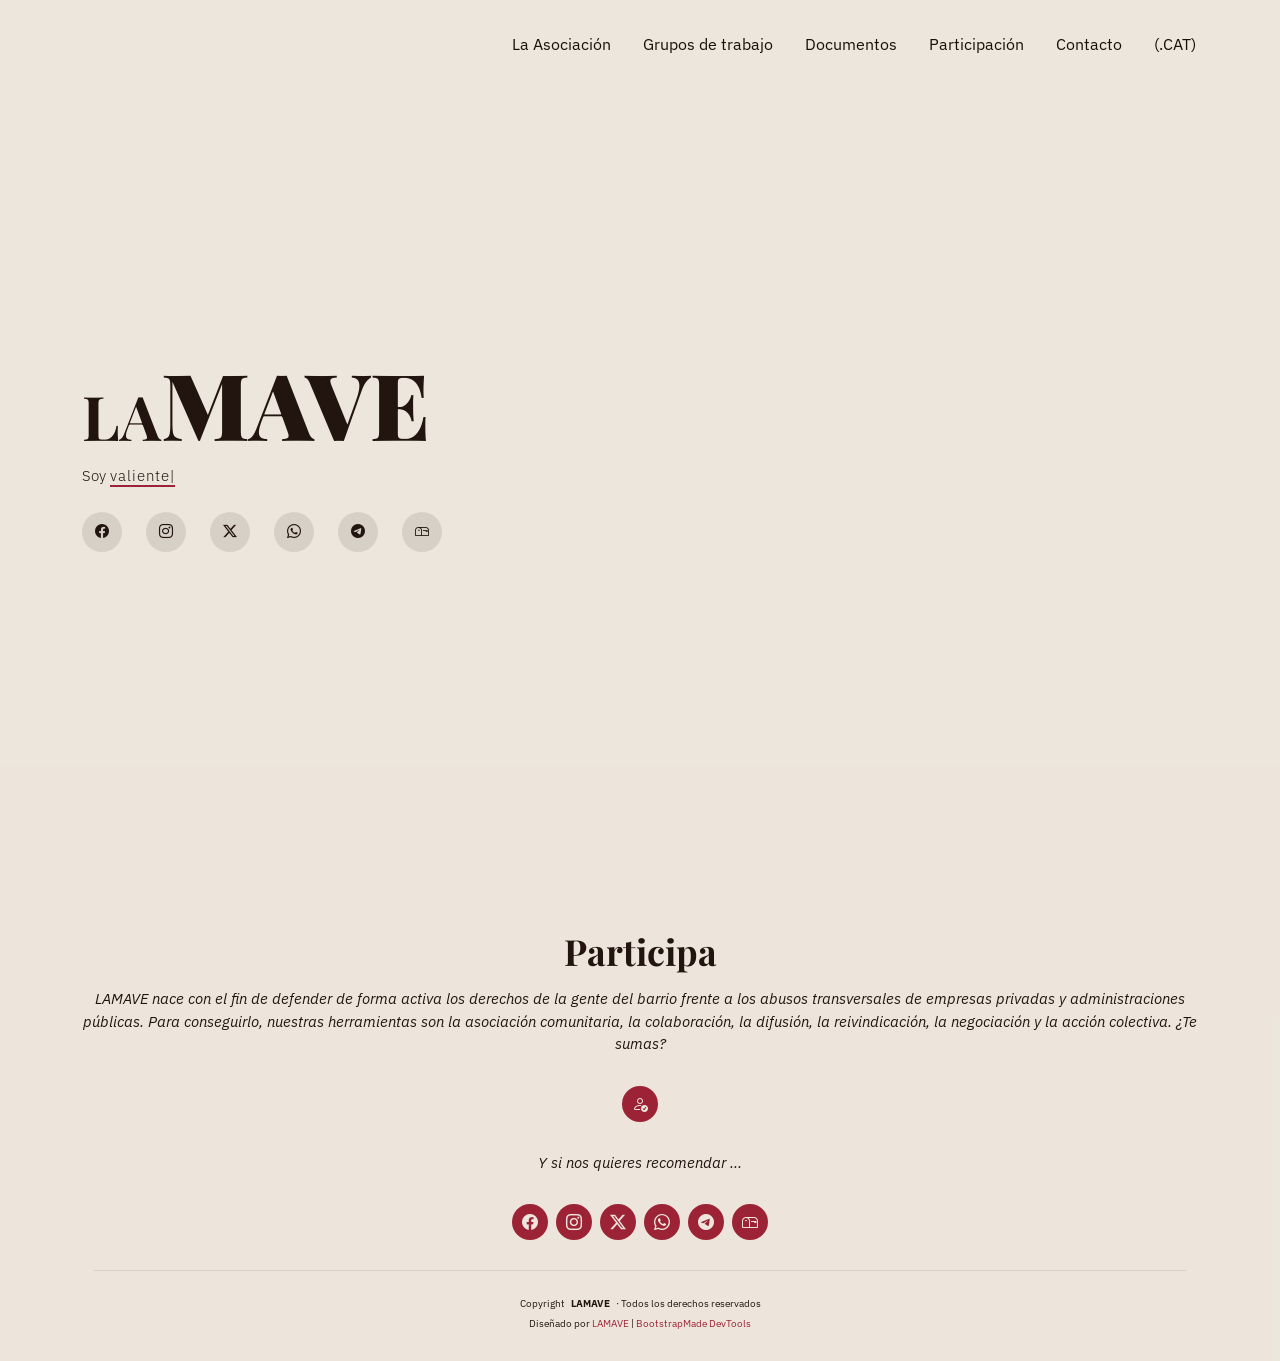
<file: index.html>
<!DOCTYPE html>
<html lang="es">

<head>
  <meta charset="utf-8">
  <meta content="width=device-width, initial-scale=1.0" name="viewport">
  <title>LAMAVE - asociación vecinal</title>
  <meta name="description" content="Hola! Soy La Asociación Vecinal de La Marina del Prat Vermell, LAMAVE. Soy valiente, activa y resiliente. Para saber más, entra en nuestra web. ¡Te esperamos!">
  <meta name="keywords" content="LAMAVE, asociación, asociación vecinal, vecinos, vecinas, La Marina del Prat Vermell, Zona Franca, La Marina, La Marina del Prat, Prat Vermell">

  <!-- Favicons -->
  <link href="assets/img/favicon.png" rel="icon">
  <link href="assets/img/apple-touch-icon.png" rel="apple-touch-icon">

  <!-- Fonts -->
  <link href="https://fonts.googleapis.com" rel="preconnect">
  <link href="https://fonts.gstatic.com" rel="preconnect" crossorigin>
  <link href="https://fonts.googleapis.com/css2?family=Playfair+Display:ital,wght@0,400;0,700;0,900;1,400;1,700&family=IBM+Plex+Sans:ital,wght@0,300;0,400;0,600;0,700;1,300;1,400&display=swap" rel="stylesheet">



  <!-- Vendor CSS Files -->
  <link href="assets/vendor/bootstrap/css/bootstrap.min.css" rel="stylesheet">
  <link href="assets/vendor/bootstrap-icons/bootstrap-icons.css" rel="stylesheet">
  <link href="assets/vendor/aos/aos.css" rel="stylesheet">
  <link href="assets/vendor/swiper/swiper-bundle.min.css" rel="stylesheet">
  <link href="assets/vendor/glightbox/css/glightbox.min.css" rel="stylesheet">

  <!-- Main CSS File -->
  <link href="assets/css/lamave-light.css" rel="stylesheet">
  <!-- <link href="assets/css/main.css" rel="stylesheet"> -->

  <!-- =======================================================
  * Template Name: Personal
  * Template URL: https://bootstrapmade.com/personal-free-resume-bootstrap-template/
  * Updated: Mar 05 2025 with Bootstrap v5.3.3
  * Author: BootstrapMade.com
  * License: https://bootstrapmade.com/license/
  ======================================================== -->
</head>

<body class="index-page">

  <header id="header" class="header d-flex align-items-center fixed-top">
    <div class="container-fluid container-xl position-relative d-flex align-items-center justify-content-between">

      <!-- <a href="index.html" class="logo d-flex align-items-center"> -->
      <a href="index.html" class="logo d-flex">
        <!-- Uncomment the line below if you also wish to use an image logo -->
        <!-- <img src="assets/img/logo.webp" alt=""> -->
        <h2 style="color: var(--background-color);">LA</h2><h1 style="color: var(--background-color);">MAVE</h1>
        <!-- <h1 class="sitename">LAMAVE</h1> -->
      </a>

      <nav id="navmenu" class="navmenu">
        <ul>
          <!-- <li><a href="index.html" class="active">Portada</a></li> -->
          <li><a href="about.html">La Asociación</a></li>
          <!-- <li><a href="history.html">Historia</a></li> -->
          <li><a href="groups.html">Grupos de trabajo</a></li>
          <li><a href="docs.html">Documentos</a></li>
          <!-- <li class="dropdown"><a href="#"><span>Dropdown</span> <i class="bi bi-chevron-down toggle-dropdown"></i></a>
            <ul>
              <li><a href="#">Dropdown 1</a></li>
              <li class="dropdown"><a href="#"><span>Deep Dropdown</span> <i class="bi bi-chevron-down toggle-dropdown"></i></a>
                <ul>
                  <li><a href="#">Deep Dropdown 1</a></li>
                  <li><a href="#">Deep Dropdown 2</a></li>
                  <li><a href="#">Deep Dropdown 3</a></li>
                  <li><a href="#">Deep Dropdown 4</a></li>
                  <li><a href="#">Deep Dropdown 5</a></li>
                </ul>
              </li>
              <li><a href="#">Dropdown 2</a></li>
              <li><a href="#">Dropdown 3</a></li>
              <li><a href="#">Dropdown 4</a></li>
            </ul>
          </li> -->
          <li><a href="join.html">Participación</a></li>
          <li><a href="contact.html">Contacto</a></li>
          <li><a href="https://lamave.cat">(.CAT)</a></li>
        </ul>
        <i class="mobile-nav-toggle d-xl-none bi bi-list"></i>
      </nav>

    </div>
  </header>

  <main class="main">

    <!-- Hero Section -->
    <section id="hero" class="hero section dark-background">

       <!-- <img src="assets/img/test_1.jpg" alt="" data-aos="fade-in"> -->

      <div class="container" data-aos="zoom-out" data-aos-delay="100">
        <!-- <h2>LAMAVE</h2> -->
        <h2 class="hero-title"> <span class="la">LA</span><span class="mave">MAVE</span></h2>
        <p>Soy <span class="typed" data-typed-items="valiente, activa, resiliente, La Asociación Vecinal de La Marina del Prat Vermell"></span><span class="typed-cursor typed-cursor--blink"></span></p>
        <div class="social-links">
          <a href="https://www.facebook.com/sharer/sharer.php?u=https://lamave.es" target="_blank" rel="noopener"><i class="bi bi-facebook"></i></a>
          <a href="https://www.instagram.com/" target="_blank" rel="noopener"><i class="bi bi-instagram" ></i></a>
          <a href="https://twitter.com/intent/tweet?text=¡Échale un vistazo! &url=https://lamave.es" target="_blank" rel="noopener"><i class="bi bi-twitter-x"></i></a>
          <a href="https://wa.me/?text=Échale%20un%20vistazo:%20https://lamave.es" target="_blank" rel="noopener"><i class="bi bi-whatsapp" ></i></a>
          <a href="https://t.me/share/url?url=https://lamave.es&text=¡Échale%20un%20vistazo!%20" target="_blank" rel="noopener"><i class="bi bi-telegram" ></i></a>
          <!-- <a href="https://linkedin.com/sharing/share-offsite/?url=https://lamave.es" target="_blank" rel="noopener"><i class="bi bi-linkedin"></i></a> -->
          <a href="mailto:?subject=LAMAVE, asociación vecinal!&body=Échale un vistazo: https://lamave.es" target="_blank" rel="noopener"><i class="bi bi-mailbox" ></i></a>
        </div>
      </div>

    </section><!-- /Hero Section -->

  </main>

  <footer id="footer" class="footer dark-background">
    <div class="container">
      <h3 class="sitename">Participa</h3>
      <p>LAMAVE nace con el fin de defender de forma activa los derechos de la gente del barrio frente a los abusos transversales de empresas privadas y administraciones públicas. Para conseguirlo, nuestras herramientas son la asociación comunitaria, la colaboración, la difusión, la reivindicación, la negociación y la acción colectiva. ¿Te sumas?</p>
      <div class="social-links d-flex justify-content-center">
        <!-- <a href="join.html"><i class="bi bi-person-heart"></i></a> -->
        <a href="join.html"><i class="bi bi-person-check"></i></a>
	  </div>
	  <p> Y si nos quieres recomendar ... </p>
      <div class="social-links d-flex justify-content-center"> 
		<a href="https://www.facebook.com/sharer/sharer.php?u=https://lamave.es" target="_blank" rel="noopener"><i class="bi bi-facebook"></i></a>
        <a href="https://www.instagram.com/" target="_blank" rel="noopener"><i class="bi bi-instagram" ></i></a>
        <a href="https://twitter.com/intent/tweet?text=¡Échale un vistazo! &url=https://lamave.es" target="_blank" rel="noopener"><i class="bi bi-twitter-x"></i></a>
        <a href="https://wa.me/?text=Échale%20un%20vistazo:%20https://lamave.es" target="_blank" rel="noopener"><i class="bi bi-whatsapp" ></i></a>
        <a href="https://t.me/share/url?url=https://lamave.es&text=¡Échale%20un%20vistazo!%20" target="_blank" rel="noopener"><i class="bi bi-telegram" ></i></a>
        <!-- <a href="https://linkedin.com/sharing/share-offsite/?url=https://lamave.es" target="_blank" rel="noopener"><i class="bi bi-linkedin"></i></a> -->
        <a href="mailto:?subject=LAMAVE, asociación vecinal!&body=Échale un vistazo: https://lamave.es" target="_blank" rel="noopener"><i class="bi bi-mailbox" ></i></a>
      </div>
      <div class="container">
        <div class="copyright">
          <span>Copyright</span> <strong class="px-1 sitename">LAMAVE</strong> <span>·  Todos los derechos reservados</span>
        </div>
        <div class="credits">
          <!-- All the links in the footer should remain intact. -->
          <!-- You can delete the links only if you've purchased the pro version. -->
          <!-- Licensing information: https://bootstrapmade.com/license/ -->
          <!-- Purchase the pro version with working PHP/AJAX contact form: [buy-url] -->
          Diseñado por <a href="https://lamave.es/">LAMAVE</a> | <a href="https://bootstrapmade.com/">BootstrapMade</a> <a href="https://bootstrapmade.com/tools/">DevTools</a>
        </div>
      </div>
    </div>
  </footer>

  <!-- Scroll Top -->
  <a href="#" id="scroll-top" class="scroll-top d-flex align-items-center justify-content-center"><i class="bi bi-arrow-up-short"></i></a>

  <!-- Preloader -->
  <div id="preloader"></div>

  <!-- Vendor JS Files -->
  <script src="assets/vendor/bootstrap/js/bootstrap.bundle.min.js"></script>
  <!-- <script src="assets/vendor/php-email-form/validate.js"></script> -->
  <script src="assets/vendor/aos/aos.js"></script>
  <script src="assets/vendor/typed.js/typed.umd.js"></script>
  <script src="assets/vendor/purecounter/purecounter_vanilla.js"></script>
  <script src="assets/vendor/waypoints/noframework.waypoints.js"></script>
  <script src="assets/vendor/swiper/swiper-bundle.min.js"></script>
  <script src="assets/vendor/glightbox/js/glightbox.min.js"></script>
  <script src="assets/vendor/imagesloaded/imagesloaded.pkgd.min.js"></script>
  <script src="assets/vendor/isotope-layout/isotope.pkgd.min.js"></script>

  <!-- Main JS File -->
  <script src="assets/js/main.js"></script>

</body>

</html>
</file>
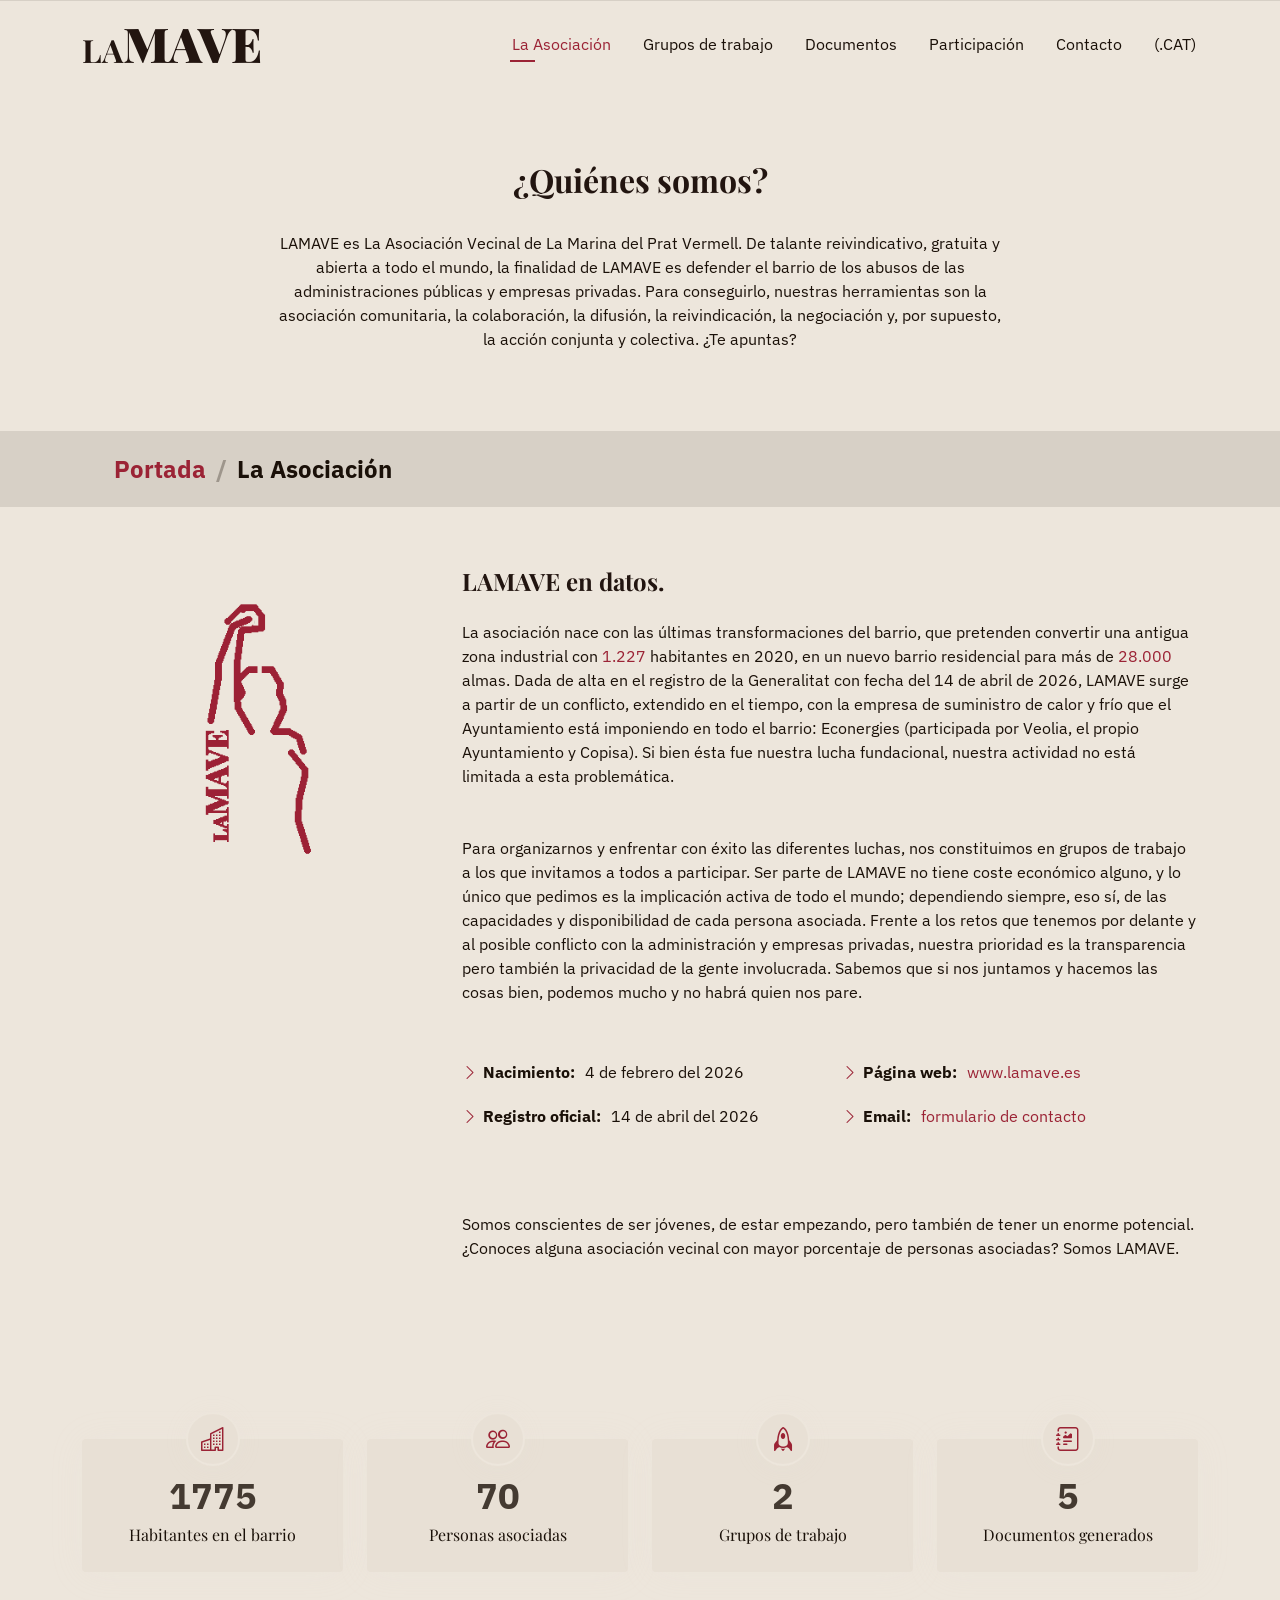
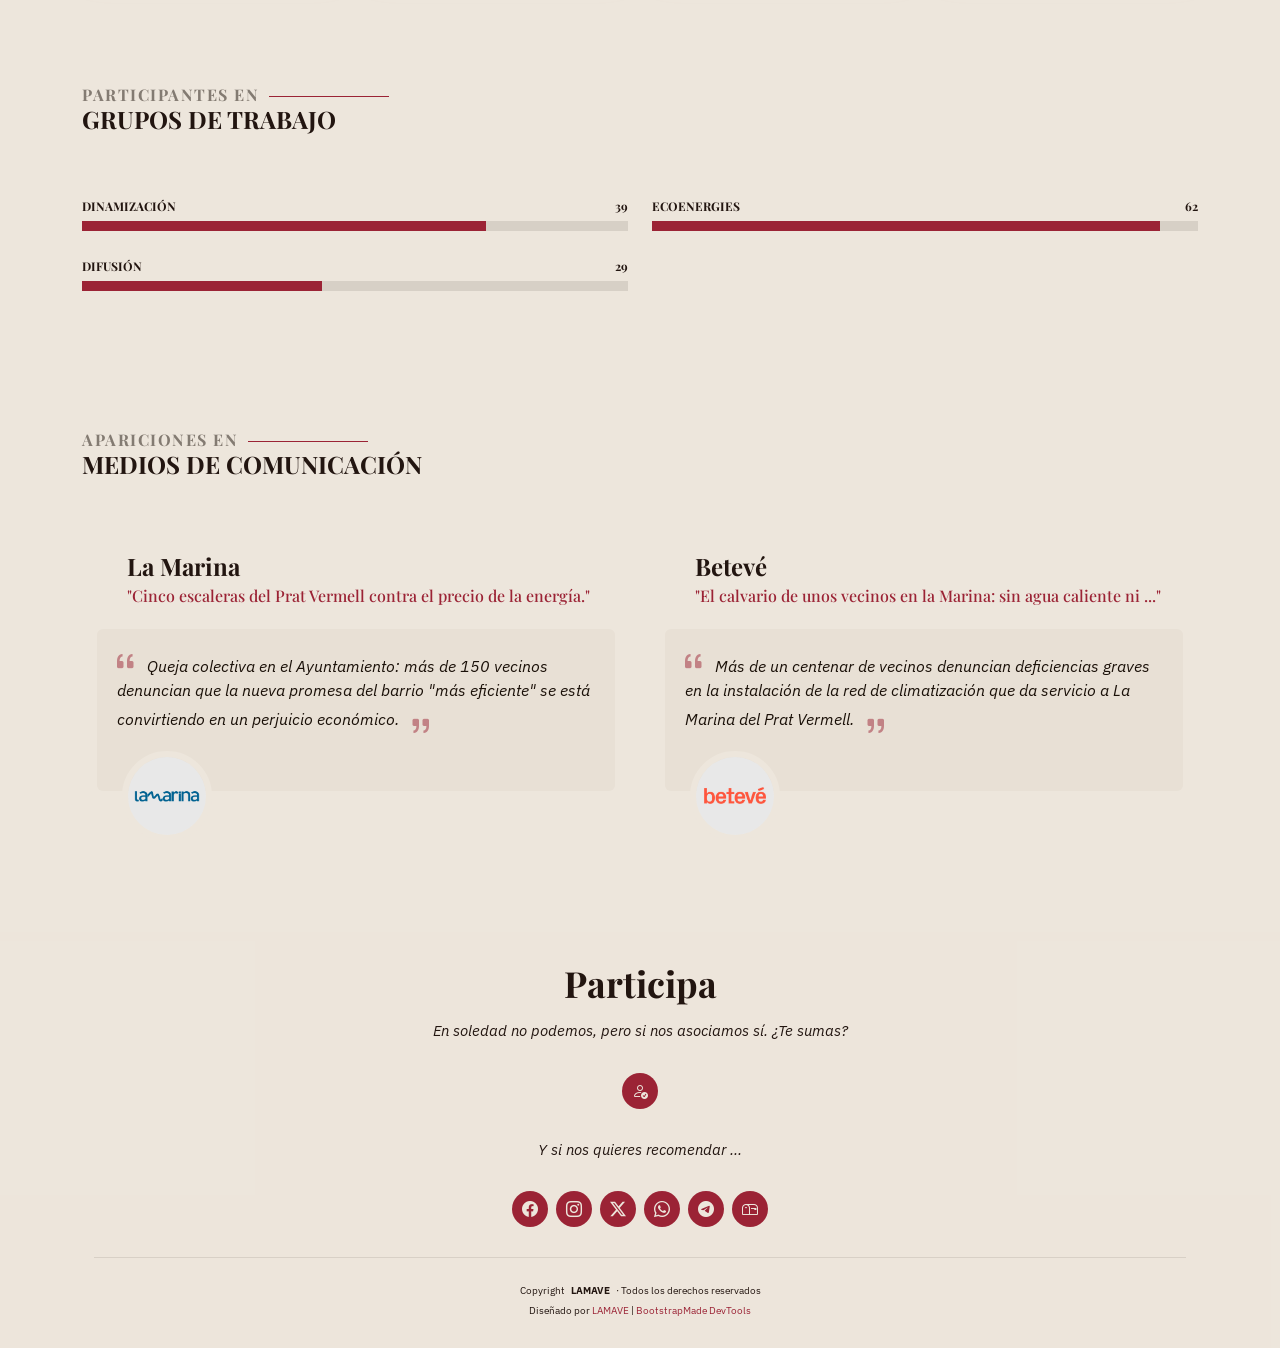
<file: about.html>
<!DOCTYPE html>
<html lang="es">

<head>
  <meta charset="utf-8">
  <meta content="width=device-width, initial-scale=1.0" name="viewport">
  <title>La Asociación | LAMAVE</title>
  <meta name="description" content="Presentación de LAMAVE, La Asociación Vecinal de La Marina del Prat Vermell. ¿Qué defendemos? ¿Cuáles son nuestros objetivos? Cómo nos organizamos? Todo estoy y más lo encontrarás aquí.">
  <meta name="keywords" content="LAMAVE, asociación vecinal, presentación, descripción, La Marina del Prat Vermell, Zona Franca">

  <!-- Favicons -->
  <link href="assets/img/favicon.png" rel="icon">
  <link href="assets/img/apple-touch-icon.png" rel="apple-touch-icon">

  <!-- Fonts -->
  <link href="https://fonts.googleapis.com" rel="preconnect">
  <link href="https://fonts.gstatic.com" rel="preconnect" crossorigin>
  <link href="https://fonts.googleapis.com/css2?family=Playfair+Display:ital,wght@0,400;0,700;0,900;1,400;1,700&family=IBM+Plex+Sans:ital,wght@0,300;0,400;0,600;0,700;1,300;1,400&display=swap" rel="stylesheet">
  
  <!-- Vendor CSS Files -->
  <link href="assets/vendor/bootstrap/css/bootstrap.min.css" rel="stylesheet">
  <link href="assets/vendor/bootstrap-icons/bootstrap-icons.css" rel="stylesheet">
  <link href="assets/vendor/aos/aos.css" rel="stylesheet">
  <link href="assets/vendor/swiper/swiper-bundle.min.css" rel="stylesheet">
  <link href="assets/vendor/glightbox/css/glightbox.min.css" rel="stylesheet">

  <!-- Main CSS File -->
  <link href="assets/css/lamave-light.css" rel="stylesheet">
  <!-- <link href="assets/css/main.css" rel="stylesheet"> -->

  <!-- =======================================================
  * Template Name: Personal
  * Template URL: https://bootstrapmade.com/personal-free-resume-bootstrap-template/
  * Updated: Mar 05 2025 with Bootstrap v5.3.3
  * Author: BootstrapMade.com
  * License: https://bootstrapmade.com/license/
  ======================================================== -->
</head>

<body class="about-page">

  <header id="header" class="header d-flex align-items-center fixed-top">
    <div class="container-fluid container-xl position-relative d-flex align-items-center justify-content-between">

      <!-- <a href="index.html" class="logo d-flex align-items-center"> -->
      <a href="index.html" class="logo d-flex">
        <!-- Uncomment the line below if you also wish to use an image logo -->
        <!-- <img src="assets/img/logo.webp" alt=""> -->
        <h2>LA</h2><h1>MAVE</h1>
        <!-- <h1 class="sitename">LAMAVE</h1> -->
      </a>

      <nav id="navmenu" class="navmenu">
        <ul>
          <!-- <li><a href="index.html">Portada</a></li> -->
          <li><a href="about.html" class="active">La Asociación</a></li>
          <!-- <li><a href="history.html">Historia</a></li> -->
          <li><a href="groups.html">Grupos de trabajo</a></li>
          <li><a href="docs.html">Documentos</a></li>
          <!-- <li class="dropdown"><a href="#"><span>Dropdown</span> <i class="bi bi-chevron-down toggle-dropdown"></i></a>
            <ul>
              <li><a href="#">Dropdown 1</a></li>
              <li class="dropdown"><a href="#"><span>Deep Dropdown</span> <i class="bi bi-chevron-down toggle-dropdown"></i></a>
                <ul>
                  <li><a href="#">Deep Dropdown 1</a></li>
                  <li><a href="#">Deep Dropdown 2</a></li>
                  <li><a href="#">Deep Dropdown 3</a></li>
                  <li><a href="#">Deep Dropdown 4</a></li>
                  <li><a href="#">Deep Dropdown 5</a></li>
                </ul>
              </li>
              <li><a href="#">Dropdown 2</a></li>
              <li><a href="#">Dropdown 3</a></li>
              <li><a href="#">Dropdown 4</a></li>
            </ul>
          </li> -->
          <li><a href="join.html">Participación</a></li>
          <li><a href="contact.html">Contacto</a></li>
          <li><a href="https://lamave.cat/about.html">(.CAT)</a></li>
        </ul>
        <i class="mobile-nav-toggle d-xl-none bi bi-list"></i>
      </nav>

    </div>
  </header>

  <main class="main">

    <!-- Page Title -->
    <div class="page-title" data-aos="fade">
      <div class="heading">
        <div class="container">
          <div class="row d-flex justify-content-center text-center">
            <div class="col-lg-8">
              <h1>¿Quiénes somos?</h1>
              <p class="mb-0"><br>LAMAVE es La Asociación Vecinal de La Marina del Prat Vermell. De talante reivindicativo, gratuita y abierta a todo el mundo, la finalidad de LAMAVE es defender el barrio de los abusos de las administraciones públicas y empresas privadas. Para conseguirlo, nuestras herramientas son la asociación comunitaria, la colaboración, la difusión, la reivindicación, la negociación y, por supuesto, la acción conjunta y colectiva. ¿Te apuntas?</p>
            </div>
          </div>
        </div>
      </div>
      <nav class="breadcrumbs">
        <div class="container">
          <ol>
            <li><a href="index.html">Portada</a></li>
            <li class="current">La Asociación</li>
          </ol>
        </div>
      </nav>
    </div><!-- End Page Title -->

    <!-- About Section -->
    <section id="about" class="about section">

      <div class="container" data-aos="fade-up" data-aos-delay="100">

        <div class="row gy-4 justify-content-center">
          <div class="col-lg-4">
            <img src="assets/img/profile-2.png" class="img-fluid" alt="Perfil de LAMAVE con el puño levantado">
          </div>
          <div class="col-lg-8 content">
            <h2>LAMAVE en datos.</h2>
            <p class="py-3">
             La asociación nace con las últimas transformaciones del barrio, que pretenden convertir una antigua zona industrial con <a href="https://bcnroc.ajuntament.barcelona.cat/jspui/bitstream/11703/121820/1/barri12A.pdf">1.227</a> habitantes en 2020, en un nuevo barrio residencial para más de <a href="https://ajuntament.barcelona.cat/instituturbanisme/sites/default/files/2025-06/CAT-Memoria_IMU24_web.pdf">28.000</a> almas. Dada de alta en el registro de la Generalitat con fecha del 14 de abril de 2026, LAMAVE surge a partir de un conflicto, extendido en el tiempo, con la empresa de suministro de calor y frío que el Ayuntamiento está imponiendo en todo el barrio: Econergies (participada por Veolia, el propio Ayuntamiento y Copisa). Si bien ésta fue nuestra lucha fundacional, nuestra actividad no está limitada a esta problemática.
             </p>
            <p class="py-3">
             Para organizarnos y enfrentar con éxito las diferentes luchas, nos constituimos en grupos de trabajo a los que invitamos a todos a participar. Ser parte de LAMAVE no tiene coste económico alguno, y lo único que pedimos es la implicación activa de todo el mundo; dependiendo siempre, eso sí, de las capacidades y disponibilidad de cada persona asociada. Frente a los retos que tenemos por delante y al posible conflicto con la administración y empresas privadas, nuestra prioridad es la transparencia pero también la privacidad de la gente involucrada. Sabemos que si nos juntamos y hacemos las cosas bien, podemos mucho y no habrá quien nos pare.<br><br>
            </p>
            <div class="row">
              <div class="col-lg-6">
                <ul>
                  <li><i class="bi bi-chevron-right"></i> <strong>Nacimiento:</strong> <span>4 de febrero del 2026</span></li>
                  <li><i class="bi bi-chevron-right"></i> <strong>Registro oficial:</strong> <span>14 de abril del 2026</span></li>
                  <!-- <li><i class="bi bi-chevron-right"></i> <strong>Age:</strong> <span>30</span></li> -->
                  <!-- <li><i class="bi bi-chevron-right"></i> <strong>Degree:</strong> <span>Master</span></li> -->
                </ul>
              </div>
              <div class="col-lg-6">
                <ul>
                  <li><i class="bi bi-chevron-right"></i> <strong>Página web:</strong> <span><a href="index.html" target="_blank" rel="noopener">www.lamave.es</a></span></li>
                  <!-- <li><i class="bi bi-chevron-right"></i> <strong>Whatsapp:</strong> <span><a href="https://chat.whatsapp.com/FPthwAiU5uEBCdHUXamUTn" target="_blank" rel="noopener">grupo de información</a></span></li> -->
                  <li><i class="bi bi-chevron-right"></i> <strong>Email:</strong> <span><a href="contact.html" target="_blank" rel="noopener">formulario de contacto</a></span></li>   
                  <!-- <li><i class="bi bi-chevron-right"></i> <strong>Freelance:</strong> <span>Available</span></li> -->
                </ul>
              </div>
            </div>
            <p class="py-3">
              <br><br>Somos conscientes de ser jóvenes, de estar empezando, pero también de tener un enorme potencial. ¿Conoces alguna asociación vecinal con mayor porcentaje de personas asociadas? Somos LAMAVE.
            </p>
          </div>
        </div>

      </div>

    </section><!-- /About Section -->

    <!-- Stats Section -->
    <section id="stats" class="stats section">

      <div class="container" data-aos="fade-up" data-aos-delay="100">

        <div class="row gy-4">

          <div class="col-lg-3 col-md-6 d-flex flex-column align-items-center">
			<!-- <i class="bi bi-person"></i> -->
            <!-- <i class="bi bi-person-video3"></i> -->
            <!-- <i class="bi bi-people"></i>  -->
            <i class="bi bi-buildings"></i>
            <div class="stats-item">
              <span data-purecounter-start="0" data-purecounter-end="2863" data-purecounter-duration="1" class="purecounter"></span>
              <p>Habitantes en el barrio</p>
            </div>
          </div>
          
          <!-- 
          <div class="col-lg-3 col-md-6 d-flex flex-column align-items-center">
            <i class="bi bi-buildings"></i> 
            <div class="stats-item">
              <span data-purecounter-start="0" data-purecounter-end="28000" data-purecounter-duration="1" class="purecounter"></span>
              <p>Projecció futura d'habitants</p>
            </div>
          </div>
           -->
          
          <div class="col-lg-3 col-md-6 d-flex flex-column align-items-center">
            <i class="bi bi-people"></i>
            <div class="stats-item">
              <span data-purecounter-start="0" data-purecounter-end="114" data-purecounter-duration="1" class="purecounter"></span>
              <p>Personas asociadas</p>
            </div>
          </div>

          <div class="col-lg-3 col-md-6 d-flex flex-column align-items-center">
            <i class="bi bi-rocket"></i>
            <div class="stats-item">
              <span data-purecounter-start="0" data-purecounter-end="3" data-purecounter-duration="1" class="purecounter"></span>
              <p>Grupos de trabajo</p>
            </div>
          </div>
          
          <div class="col-lg-3 col-md-6 d-flex flex-column align-items-center">
            <i class="bi bi-journal-richtext"></i>
            <div class="stats-item">
              <span data-purecounter-start="0" data-purecounter-end="9" data-purecounter-duration="1" class="purecounter"></span>
              <p>Documentos generados</p>
            </div>
          </div>
          
        </div>

      </div>

    </section><!-- /Stats Section -->

    <!-- Skills Section -->
    <section id="skills" class="skills section">

      <!-- Section Title -->
      <div class="container section-title" data-aos="fade-up">
        <h2>Participantes en</h2>
        <div><span class="description-title">Grupos</span><span> de trabajo</span> </div>
      </div><!-- End Section Title -->

      <div class="container" data-aos="fade-up" data-aos-delay="100">

        <div class="row skills-content skills-animation">

          <div class="col-lg-6">

            <div class="progress">
              <span class="skill"><span>Dinamización</span> <i class="val">39</i></span>
              <div class="progress-bar-wrap">
                <div class="progress-bar" role="progressbar" aria-valuenow="74" aria-valuemin="0" aria-valuemax="100"></div> <!--39 x 1.5 = 59 -->
              </div>
            </div>

            <div class="progress">
              <span class="skill"><span>Difusión</span> <i class="val">29</i></span>
              <div class="progress-bar-wrap">
                <div class="progress-bar" role="progressbar" aria-valuenow="44" aria-valuemin="0" aria-valuemax="100"></div> <!--29 x 1.5 = 44 -->
              </div>
            </div>
            
            <!-- <div class="progress">
              <span class="skill"><span>JavaScript</span> <i class="val">75%</i></span>
              <div class="progress-bar-wrap">
                <div class="progress-bar" role="progressbar" aria-valuenow="75" aria-valuemin="0" aria-valuemax="100"></div>
              </div>
            </div> -->

          </div>

          <div class="col-lg-6">
			  
            <div class="progress">
              <span class="skill"><span>Ecoenergies</span> <i class="val">62</i></span>
              <div class="progress-bar-wrap">
                <div class="progress-bar" role="progressbar" aria-valuenow="93" aria-valuemin="0" aria-valuemax="100"></div> <!--62 x 1.5 = 93 -->
              </div>
            </div>

            <!-- <div class="progress">
              <span class="skill"><span>WordPress/CMS</span> <i class="val">90%</i></span>
              <div class="progress-bar-wrap">
                <div class="progress-bar" role="progressbar" aria-valuenow="90" aria-valuemin="0" aria-valuemax="100"></div>
              </div>
            </div> -->

            <!-- <div class="progress">
              <span class="skill"><span>Photoshop</span> <i class="val">55%</i></span>
              <div class="progress-bar-wrap">
                <div class="progress-bar" role="progressbar" aria-valuenow="55" aria-valuemin="0" aria-valuemax="100"></div>
              </div>
            </div> -->

          </div>

        </div>

      </div>

    </section><!-- /Skills Section -->


    <!-- <section id="interests" class="interests section">
      
      <div class="container section-title" data-aos="fade-up">
        <h2>Features</h2>
        <div><span>I'm</span> <span class="description-title">interested in</span></div>
      </div>

      <div class="container">

        <div class="row gy-4">

          <div class="col-lg-3 col-md-4" data-aos="fade-up" data-aos-delay="100">
            <div class="features-item">
              <i class="bi bi-eye" style="color: #ffbb2c;"></i>
              <h3><a href="" class="stretched-link">Lorem Ipsum</a></h3>
            </div>
          </div>

          <div class="col-lg-3 col-md-4" data-aos="fade-up" data-aos-delay="200">
            <div class="features-item">
              <i class="bi bi-infinity" style="color: #5578ff;"></i>
              <h3><a href="" class="stretched-link">Dolor Sitema</a></h3>
            </div>
          </div>

          <div class="col-lg-3 col-md-4" data-aos="fade-up" data-aos-delay="300">
            <div class="features-item">
              <i class="bi bi-mortarboard" style="color: #e80368;"></i>
              <h3><a href="" class="stretched-link">Sed perspiciatis</a></h3>
            </div>
          </div>

          <div class="col-lg-3 col-md-4" data-aos="fade-up" data-aos-delay="400">
            <div class="features-item">
              <i class="bi bi-nut" style="color: #e361ff;"></i>
              <h3><a href="" class="stretched-link">Magni Dolores</a></h3>
            </div>
          </div>

          <div class="col-lg-3 col-md-4" data-aos="fade-up" data-aos-delay="500">
            <div class="features-item">
              <i class="bi bi-shuffle" style="color: #47aeff;"></i>
              <h3><a href="" class="stretched-link">Nemo Enim</a></h3>
            </div>
          </div>

          <div class="col-lg-3 col-md-4" data-aos="fade-up" data-aos-delay="600">
            <div class="features-item">
              <i class="bi bi-star" style="color: #ffa76e;"></i>
              <h3><a href="" class="stretched-link">Eiusmod Tempor</a></h3>
            </div>
          </div>

          <div class="col-lg-3 col-md-4" data-aos="fade-up" data-aos-delay="700">
            <div class="features-item">
              <i class="bi bi-x-diamond" style="color: #11dbcf;"></i>
              <h3><a href="" class="stretched-link">Midela Teren</a></h3>
            </div>
          </div>

          <div class="col-lg-3 col-md-4" data-aos="fade-up" data-aos-delay="800">
            <div class="features-item">
              <i class="bi bi-camera-video" style="color: #4233ff;"></i>
              <h3><a href="" class="stretched-link">Pira Neve</a></h3>
            </div>
          </div>

          <div class="col-lg-3 col-md-4" data-aos="fade-up" data-aos-delay="900">
            <div class="features-item">
              <i class="bi bi-command" style="color: #b2904f;"></i>
              <h3><a href="" class="stretched-link">Dirada Pack</a></h3>
            </div>
          </div>

          <div class="col-lg-3 col-md-4" data-aos="fade-up" data-aos-delay="1000">
            <div class="features-item">
              <i class="bi bi-dribbble" style="color: #b20969;"></i>
              <h3><a href="" class="stretched-link">Moton Ideal</a></h3>
            </div>
          </div>

          <div class="col-lg-3 col-md-4" data-aos="fade-up" data-aos-delay="1100">
            <div class="features-item">
              <i class="bi bi-activity" style="color: #ff5828;"></i>
              <h3><a href="" class="stretched-link">Verdo Park</a></h3>
            </div>
          </div>

          <div class="col-lg-3 col-md-4" data-aos="fade-up" data-aos-delay="1200">
            <div class="features-item">
              <i class="bi bi-brightness-high" style="color: #29cc61;"></i>
              <h3><a href="" class="stretched-link">Flavor Nivelanda</a></h3>
            </div>
          </div>

        </div>

      </div>

    </section> -->
    

    <!-- Media Section -->
    <section id="testimonials" class="testimonials section">

      <!-- Section Title -->
      <div class="container section-title" data-aos="fade-up">
        <h2>Apariciones en</h2>
        <div><span class="description-title">Medios</span> <span>de comunicación</span></div>
      </div><!-- End Section Title -->

      <div class="container" data-aos="fade-up" data-aos-delay="100">

        <div class="swiper init-swiper" data-speed="600" data-delay="5000">
          <script type="application/json" class="swiper-config">
            {
              "loop": true,
              "speed": 600,
              "autoplay": {
                "delay": 5000
              },
              "slidesPerView": "auto",
              "pagination": {
                "el": ".swiper-pagination",
                "type": "bullets",
                "clickable": true
              },
              "breakpoints": {
                "320": {
                  "slidesPerView": 1,
                  "spaceBetween": 40
                },
                "1200": {
                  "slidesPerView": 2,
                  "spaceBetween": 20
                }
              }
            }
          </script>
          <div class="swiper-wrapper">

            <div class="swiper-slide">
              <div class="testimonial-item">
                <h3>La Marina</h3>
                <h4><a href="https://lamarina.cat/destacat/57071/cinc-escales-del-prat-vermell-contra-el-preu-de-lenergia/" target="_blank" rel="noopener" class="stretched-link">"Cinco escaleras del Prat Vermell contra el precio de la energía."</a></h4>
                <br>
                <p>
                <i class=" bi bi-quote quote-icon-left"></i>
                <span>Queja colectiva en el Ayuntamiento: más de 150 vecinos denuncian que la nueva promesa del barrio "más eficiente" se está convirtiendo en un perjuicio económico.</span>
                <i class="bi bi-quote quote-icon-right"></i>
                </p>
                <img src="assets/img/media/lamarina.webp" class="testimonial-img" alt="Logo de La Marina">
              </div>
            </div>
            
            <div class="swiper-slide">
              <div class="testimonial-item">
                <h3>Betevé</h3>
                <h4><a href="https://beteve.cat/societat/calvari-veins-marina-prat-vermell-sense-servei-regular-aigua-calenta/" target="_blank" rel="noopener" class="stretched-link">"El calvario de unos vecinos en la Marina: sin agua caliente ni ..."</a></h4>
				<br>
                <p>
                <i class="bi bi-quote quote-icon-left"></i>
                <span>Más de un centenar de vecinos denuncian deficiencias graves en la instalación de la red de climatización que da servicio a La Marina del Prat Vermell.</span>
                <i class="bi bi-quote quote-icon-right"></i>
                </p>
                <img src="assets/img/media/beteve.webp" class="testimonial-img" alt="Logo de Betevé">
              </div>
            </div>


          </div>
          <div class="swiper-pagination"></div>
        </div>

      </div>

    </section><!-- /Media Section -->

  </main>

  <footer id="footer" class="footer dark-background">
    <div class="container">
      <h3 class="sitename">Participa</h3>
      <p>En soledad no podemos, pero si nos asociamos sí. ¿Te sumas?</p>
      <div class="social-links d-flex justify-content-center">
        <!-- <a href="join.html"><i class="bi bi-person-heart"></i></a> -->
        <a href="join.html"><i class="bi bi-person-check"></i></a>
	  </div>
	  <p> Y si nos quieres recomendar ... </p>
      <div class="social-links d-flex justify-content-center"> 
		<a href="https://www.facebook.com/sharer/sharer.php?u=https://lamave.es/about.html" target="_blank" rel="noopener"><i class="bi bi-facebook"></i></a>
        <a href="https://www.instagram.com/" target="_blank" rel="noopener"><i class="bi bi-instagram" ></i></a>
        <a href="https://twitter.com/intent/tweet?text=¡Échale un vistazo! &url=https://lamave.es/about.html" target="_blank" rel="noopener"><i class="bi bi-twitter-x"></i></a>
        <a href="https://wa.me/?text=Échale%20un%20vistazo:%20https://lamave.es/about.html" target="_blank" rel="noopener"><i class="bi bi-whatsapp" ></i></a>
        <a href="https://t.me/share/url?url=https://lamave.es/about.html&text=¡Échale%20un%20vistazo!%20" target="_blank" rel="noopener"><i class="bi bi-telegram" ></i></a>
        <!-- <a href="https://linkedin.com/sharing/share-offsite/?url=https://lamave.es/about.html" target="_blank" rel="noopener"><i class="bi bi-linkedin"></i></a> -->
        <a href="mailto:?subject=LAMAVE, asociación vecinal!&body=Échale un vistazo: https://lamave.es/about.html" target="_blank" rel="noopener"><i class="bi bi-mailbox" ></i></a>
      </div>
      <div class="container">
        <div class="copyright">
          <span>Copyright</span> <strong class="px-1 sitename">LAMAVE</strong> <span>·  Todos los derechos reservados</span>
        </div>
        <div class="credits">
          <!-- All the links in the footer should remain intact. -->
          <!-- You can delete the links only if you've purchased the pro version. -->
          <!-- Licensing information: https://bootstrapmade.com/license/ -->
          <!-- Purchase the pro version with working PHP/AJAX contact form: [buy-url] -->
          Diseñado por <a href="https://lamave.es/">LAMAVE</a> | <a href="https://bootstrapmade.com/">BootstrapMade</a> <a href="https://bootstrapmade.com/tools/">DevTools</a>
        </div>
      </div>
    </div>
  </footer>

  <!-- Scroll Top -->
  <a href="#" id="scroll-top" class="scroll-top d-flex align-items-center justify-content-center"><i class="bi bi-arrow-up-short"></i></a>

  <!-- Preloader -->
  <div id="preloader"></div>

  <!-- Vendor JS Files -->
  <script src="assets/vendor/bootstrap/js/bootstrap.bundle.min.js"></script>
  <!-- <script src="assets/vendor/php-email-form/validate.js"></script> -->
  <script src="assets/vendor/aos/aos.js"></script>
  <script src="assets/vendor/typed.js/typed.umd.js"></script>
  <script src="assets/vendor/purecounter/purecounter_vanilla.js"></script>
  <script src="assets/vendor/waypoints/noframework.waypoints.js"></script>
  <script src="assets/vendor/swiper/swiper-bundle.min.js"></script>
  <script src="assets/vendor/glightbox/js/glightbox.min.js"></script>
  <script src="assets/vendor/imagesloaded/imagesloaded.pkgd.min.js"></script>
  <script src="assets/vendor/isotope-layout/isotope.pkgd.min.js"></script>

  <!-- Main JS File -->
  <script src="assets/js/main.js"></script>

</body>

</html>
</file>
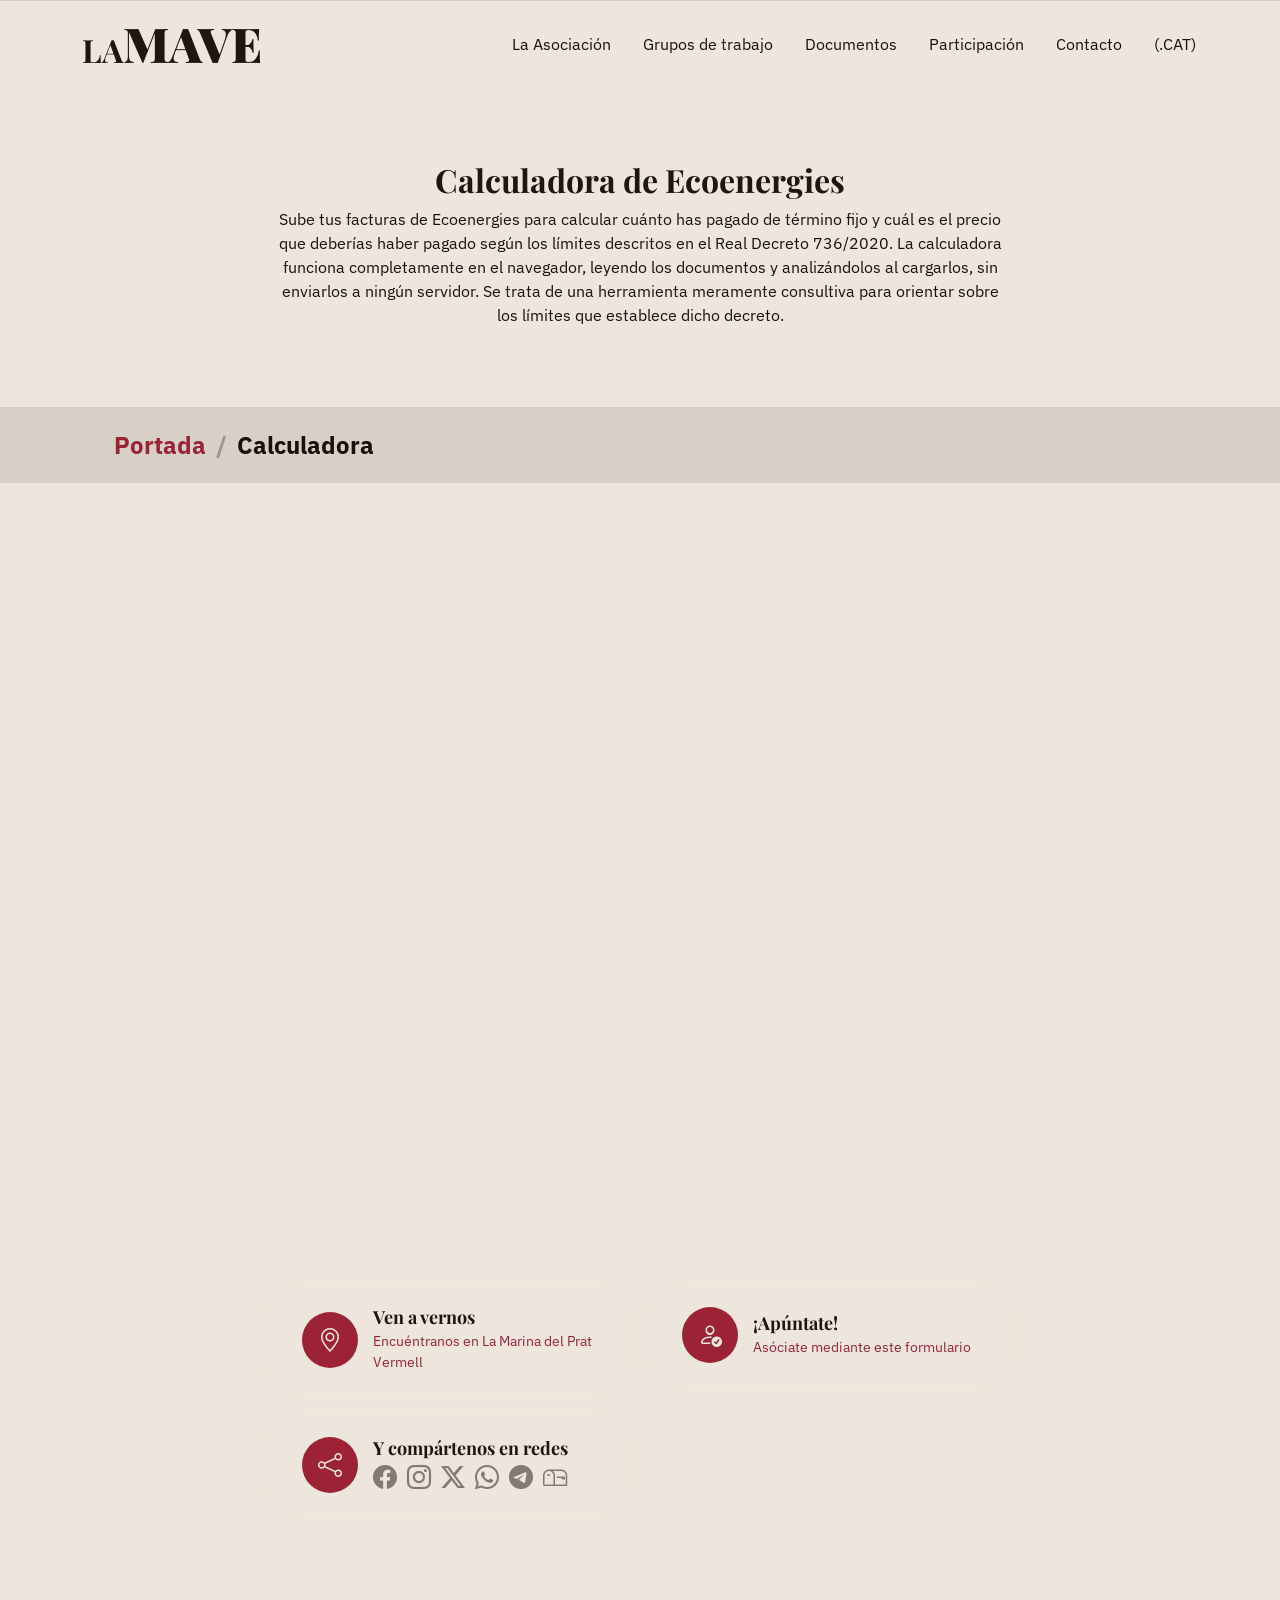
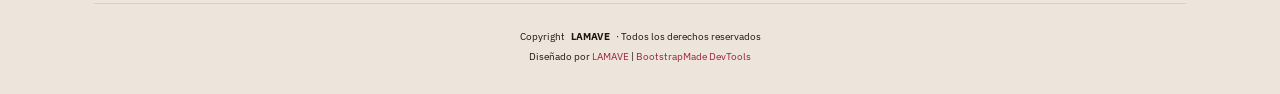
<file: calculator.html>
<!DOCTYPE html>
<html lang="es">

<head>
  <meta charset="utf-8">
  <meta content="width=device-width, initial-scale=1.0" name="viewport">
  <title>Calculadora | LAMAVE</title>
  <meta name="description" content="Calculadora de LAMAVE para saber cuánto pagues de fijo en la factura de Ecoenergies y lo que dice la ley que posiblemente tendrías que pagar.">
  <meta name="keywords" content="LAMAVE, asociación vecinal, factura, Ecoenergies, La Marina del Prat Vermell, Zona Franca">

  <!-- Favicons -->
  <link href="assets/img/favicon.png" rel="icon">
  <link href="assets/img/apple-touch-icon.png" rel="apple-touch-icon">

  <!-- Fonts -->
  <link href="https://fonts.googleapis.com" rel="preconnect">
  <link href="https://fonts.gstatic.com" rel="preconnect" crossorigin>
  <link href="https://fonts.googleapis.com/css2?family=Playfair+Display:ital,wght@0,400;0,700;0,900;1,400;1,700&family=IBM+Plex+Sans:ital,wght@0,300;0,400;0,600;0,700;1,300;1,400&display=swap" rel="stylesheet">
  
  <!-- Vendor CSS Files -->
  <link href="assets/vendor/bootstrap/css/bootstrap.min.css" rel="stylesheet">
  <link href="assets/vendor/bootstrap-icons/bootstrap-icons.css" rel="stylesheet">
  <link href="assets/vendor/aos/aos.css" rel="stylesheet">
  <link href="assets/vendor/swiper/swiper-bundle.min.css" rel="stylesheet">
  <link href="assets/vendor/glightbox/css/glightbox.min.css" rel="stylesheet">

  <!-- Main CSS File -->
  <link href="assets/css/lamave-light.css" rel="stylesheet">
  <!-- <link href="assets/css/main.css" rel="stylesheet"> -->

  <!-- =======================================================
  * Template Name: Personal
  * Template URL: https://bootstrapmade.com/personal-free-resume-bootstrap-template/
  * Updated: Mar 05 2025 with Bootstrap v5.3.3
  * Author: BootstrapMade.com
  * License: https://bootstrapmade.com/license/
  ======================================================== -->
</head>

<body class="contact-page">

  <header id="header" class="header d-flex align-items-center fixed-top">
    <div class="container-fluid container-xl position-relative d-flex align-items-center justify-content-between">

      <!-- <a href="index.html" class="logo d-flex align-items-center"> -->
     <a href="index.html" class="logo d-flex"> 
        <!-- Uncomment the line below if you also wish to use an image logo -->
        <!-- <img src="assets/img/logo.webp" alt=""> -->
        <h2>LA</h2><h1>MAVE</h1>
        <!-- <h1 class="sitename">LAMAVE</h1> -->
      </a>

      <nav id="navmenu" class="navmenu">
        <ul>
           <!-- <li><a href="index.html">Portada</a></li> -->
          <li><a href="about.html">La Asociación</a></li>
          <!-- <li><a href="history.html">Historia</a></li> -->
          <li><a href="groups.html">Grupos de trabajo</a></li>
          <li><a href="docs.html">Documentos</a></li>
          <!-- <li class="dropdown"><a href="#"><span>Dropdown</span> <i class="bi bi-chevron-down toggle-dropdown"></i></a>
            <ul>
              <li><a href="#">Dropdown 1</a></li>
              <li class="dropdown"><a href="#"><span>Deep Dropdown</span> <i class="bi bi-chevron-down toggle-dropdown"></i></a>
                <ul>
                  <li><a href="#">Deep Dropdown 1</a></li>
                  <li><a href="#">Deep Dropdown 2</a></li>
                  <li><a href="#">Deep Dropdown 3</a></li>
                  <li><a href="#">Deep Dropdown 4</a></li>
                  <li><a href="#">Deep Dropdown 5</a></li>
                </ul>
              </li>
              <li><a href="#">Dropdown 2</a></li>
              <li><a href="#">Dropdown 3</a></li>
              <li><a href="#">Dropdown 4</a></li>
            </ul>
          </li> -->
          <li><a href="join.html">Participación</a></li>
          <li><a href="contact.html">Contacto</a></li>
          <li><a href="https://lamave.cat/calculator.html">(.CAT)</a></li>
        </ul>
        <i class="mobile-nav-toggle d-xl-none bi bi-list"></i>
      </nav>

    </div>
  </header>

  <main class="main">

    <!-- Page Title -->
    <div class="page-title" data-aos="fade">
      <div class="heading">
        <div class="container">
          <div class="row d-flex justify-content-center text-center">
            <div class="col-lg-8">
              <h1>Calculadora de Ecoenergies</h1>
              <p class="mb-0">Sube tus facturas de Ecoenergies para calcular cuánto has pagado de término fijo y cuál es el precio que deberías haber pagado según los límites descritos en el Real Decreto 736/2020. La calculadora funciona completamente en el navegador, leyendo los documentos y analizándolos al cargarlos, sin enviarlos a ningún servidor. Se trata de una herramienta meramente consultiva para orientar sobre los límites que establece dicho decreto.</p>
            </div>
          </div>
        </div>
      </div>
      <nav class="breadcrumbs">
        <div class="container">
          <ol>
            <li><a href="index.html">Portada</a></li>
            <li class="current">Calculadora</li>
          </ol>
        </div>
      </nav>
    </div><!-- End Page Title -->

    <!-- Contact Section -->
    <section id="contact" class="contact section">

      <div class="container" data-aos="fade-up" data-aos-delay="100">
	  <div class="row gy-4 justify-content-center">   
		<div class="col-lg-8 content">
		
		<iframe src="https://associacio-lamave.github.io/lamave_facturas/" width="100%" height="" style="border:none; aspect-ratio:16/15;">
		Disculpa. Tu navegador no soporta la aplicación. Prueba con otro navegador o dispositivo. Gracias.
		</iframe>
        
		<div class="row gy-4">
			
		  <div class="col-md-6">
		  </div>
		  <div class="col-md-6">
		  </div>
		  <div class="col-md-6">
		  </div>
		  <div class="col-md-6">
		  </div>

          <div class="col-md-6">
            <div class="info-item d-flex align-items-center" data-aos="fade-up" data-aos-delay="200">
              <i class="icon bi bi-geo-alt flex-shrink-0"></i>
              <div>
                <h3>Ven a vernos</h3>
                <p><a href="https://www.openstreetmap.org/?#map=14/41.34498/2.13246" target="_blank" rel="noopener">Encuéntranos en La Marina del Prat Vermell</a></p>
                <!-- <p><a href="https://maps.app.goo.gl/Jzmtj1QyZLxCrCLJ9" target="_blank" rel="noopener">Trobans a La Marina del Prat Vermell</a></p> -->
              </div>
            </div>
          </div><!-- End Info Item -->

          <!-- <div class="col-md-6">
            <div class="info-item d-flex align-items-center" data-aos="fade-up" data-aos-delay="300">
              <i class="icon bi bi-telephone flex-shrink-0"></i>
              <div>
                <h3>Estate al dia</h3>
                <p><a href="https://chat.whatsapp.com/FPthwAiU5uEBCdHUXamUTn" target="_blank" rel="noopener">Entra al grupo de whatsapp</a></p>
              </div>
            </div>
          </div> --><!-- End Info Item -->

          <div class="col-md-6">
            <div class="info-item d-flex align-items-center" data-aos="fade-up" data-aos-delay="400">
              <i class="icon bi bi-person-check flex-shrink-0"></i>
              <div>
                <h3>¡Apúntate!</h3>
                <p><a href="join.html" target="_blank" rel="noopener">Asóciate mediante este formulario</a></p>
              </div>
            </div>
          </div><!-- End Info Item -->

          <div class="col-md-6">
            <div class="info-item d-flex align-items-center" data-aos="fade-up" data-aos-delay="500">
              <i class="icon bi bi-share flex-shrink-0"></i>
              <div>
                <h3>Y compártenos en redes</h3>
                <div class="social-links">
                  <a href="https://www.facebook.com/sharer/sharer.php?u=https://lamave.es/contact.html" target="_blank" rel="noopener"><i class="bi bi-facebook"></i></a>
                  <a href="https://www.instagram.com/" target="_blank" rel="noopener"><i class="bi bi-instagram" ></i></a>
                  <a href="https://twitter.com/intent/tweet?text=¡Échale un vistazo! &url=https://lamave.es/contact.html" target="_blank" rel="noopener"><i class="bi bi-twitter-x"></i></a>
                  <a href="https://wa.me/?text=Échale%20un%20vistazo:%20https://lamave.es/contact.html" target="_blank" rel="noopener"><i class="bi bi-whatsapp"></i></a>
                  <a href="https://t.me/share/url?url=https://lamave.es/contact.html&text=¡Échale%20un%20vistazo!%20" target="_blank" rel="noopener"><i class="bi bi-telegram"></i></a>
                  <!-- <a href="https://linkedin.com/sharing/share-offsite/?url=https://lamave.cat/join.html" target="_blank" rel="noopener"><i class="bi bi-linkedin"></i></a> -->
                  <a href="mailto:?subject=LAMAVE, asociación vecinal!&body=Échale un vistazo: https://lamave.es/contact.html" target="_blank" rel="noopener"><i class="bi bi-mailbox" ></i></a>
                </div>
              </div>
            </div>
          </div><!-- End Info Item -->

        </div>

        <!-- <form action="forms/contact.php" method="post" class="php-email-form" data-aos="fade-up" data-aos-delay="600">
          <div class="row gy-4">

            <div class="col-md-6">
              <input type="text" name="name" class="form-control" placeholder="Your Name" required="">
            </div>

            <div class="col-md-6 ">
              <input type="email" class="form-control" name="email" placeholder="Your Email" required="">
            </div>

            <div class="col-md-12">
              <input type="text" class="form-control" name="subject" placeholder="Subject" required="">
            </div>

            <div class="col-md-12">
              <textarea class="form-control" name="message" rows="6" placeholder="Message" required=""></textarea>
            </div>

            <div class="col-md-12 text-center">
              <div class="loading">Loading</div>
              <div class="error-message"></div>
              <div class="sent-message">Your message has been sent. Thank you!</div>

              <button type="submit">Send Message</button>
            </div>

          </div>
        </form>-->

      </div>
      </div>

    </section><!-- /Contact Section -->

  </main>

<footer id="footer" class="footer dark-background">
    <div class="container">

      <div class="container">
        <div class="copyright">
          <span>Copyright</span> <strong class="px-1 sitename">LAMAVE</strong> <span>·  Todos los derechos reservados</span>
        </div>
        <div class="credits">
          <!-- All the links in the footer should remain intact. -->
          <!-- You can delete the links only if you've purchased the pro version. -->
          <!-- Licensing information: https://bootstrapmade.com/license/ -->
          <!-- Purchase the pro version with working PHP/AJAX contact form: [buy-url] -->
          Diseñado por <a href="https://lamave.es/">LAMAVE</a> | <a href="https://bootstrapmade.com/">BootstrapMade</a> <a href="https://bootstrapmade.com/tools/">DevTools</a>
        </div>
      </div>
    </div>
  </footer>

  <!-- Scroll Top -->
  <a href="#" id="scroll-top" class="scroll-top d-flex align-items-center justify-content-center"><i class="bi bi-arrow-up-short"></i></a>

  <!-- Preloader -->
  <div id="preloader"></div>

  <!-- Vendor JS Files -->
  <script src="assets/vendor/bootstrap/js/bootstrap.bundle.min.js"></script>
  <!-- <script src="assets/vendor/php-email-form/validate.js"></script> -->
  <script src="assets/vendor/aos/aos.js"></script>
  <script src="assets/vendor/typed.js/typed.umd.js"></script>
  <script src="assets/vendor/purecounter/purecounter_vanilla.js"></script>
  <script src="assets/vendor/waypoints/noframework.waypoints.js"></script>
  <script src="assets/vendor/swiper/swiper-bundle.min.js"></script>
  <script src="assets/vendor/glightbox/js/glightbox.min.js"></script>
  <script src="assets/vendor/imagesloaded/imagesloaded.pkgd.min.js"></script>
  <script src="assets/vendor/isotope-layout/isotope.pkgd.min.js"></script>

  <!-- Main JS File -->
  <script src="assets/js/main.js"></script>

</body>

</html>
</file>
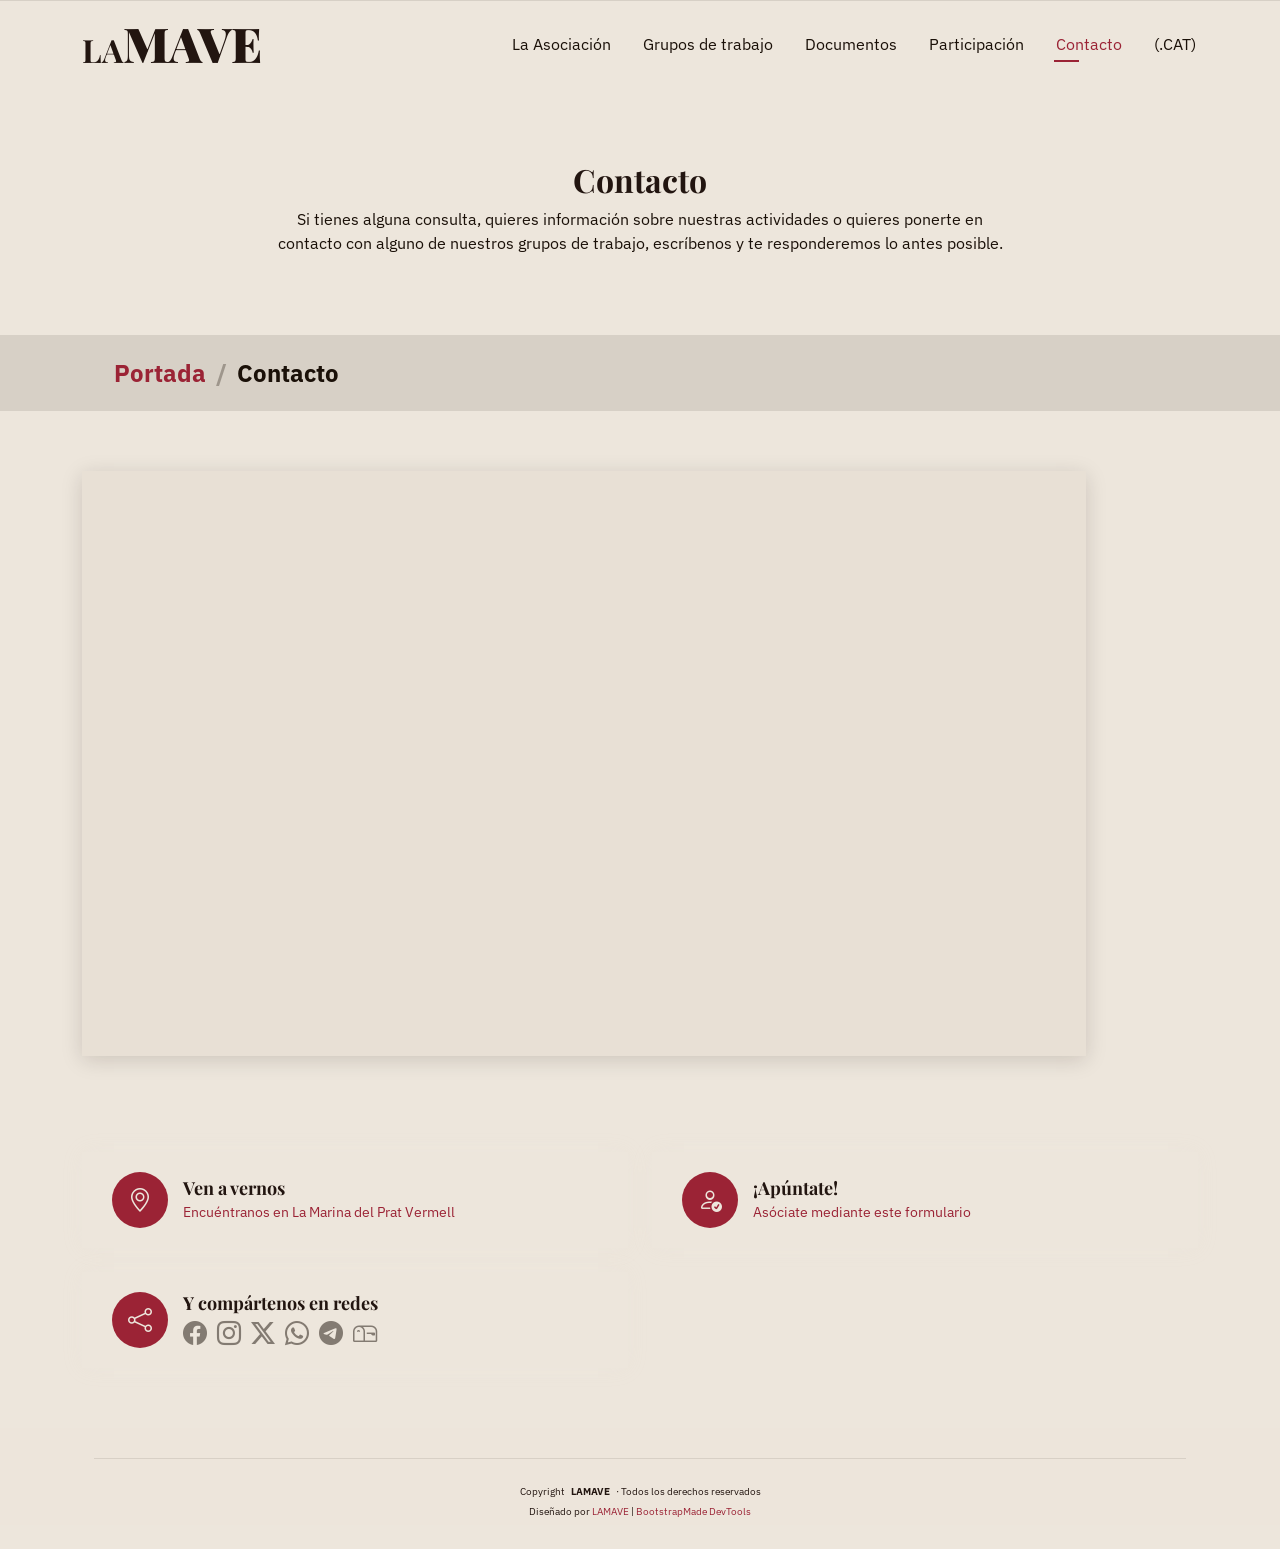
<file: contact.html>
<!DOCTYPE html>
<html lang="es">

<head>
  <meta charset="utf-8">
  <meta content="width=device-width, initial-scale=1.0" name="viewport">
  <title>Contacto | LAMAVE</title>
  <meta name="description" content="Página de contacto de LAMAVE, La Asociación Vecinal de La Marina del Prat Vermell. ¡Esperamos tus comentarios!">
  <meta name="keywords" content="LAMAVE, asociación vecinal, contacto, La Marina del Prat Vermell, Zona Franca">

  <!-- Favicons -->
  <link href="assets/img/favicon.png" rel="icon">
  <link href="assets/img/apple-touch-icon.png" rel="apple-touch-icon">

  <!-- Fonts -->
  <link href="https://fonts.googleapis.com" rel="preconnect">
  <link href="https://fonts.gstatic.com" rel="preconnect" crossorigin>
  <link href="https://fonts.googleapis.com/css2?family=Playfair+Display:ital,wght@0,400;0,700;0,900;1,400;1,700&family=IBM+Plex+Sans:ital,wght@0,300;0,400;0,600;0,700;1,300;1,400&display=swap" rel="stylesheet">
  
  <!-- Vendor CSS Files -->
  <link href="assets/vendor/bootstrap/css/bootstrap.min.css" rel="stylesheet">
  <link href="assets/vendor/bootstrap-icons/bootstrap-icons.css" rel="stylesheet">
  <link href="assets/vendor/aos/aos.css" rel="stylesheet">
  <link href="assets/vendor/swiper/swiper-bundle.min.css" rel="stylesheet">
  <link href="assets/vendor/glightbox/css/glightbox.min.css" rel="stylesheet">

  <!-- Main CSS File -->
  <link href="assets/css/lamave-light.css" rel="stylesheet">
  <!-- <link href="assets/css/main.css" rel="stylesheet"> -->

  <!-- =======================================================
  * Template Name: Personal
  * Template URL: https://bootstrapmade.com/personal-free-resume-bootstrap-template/
  * Updated: Mar 05 2025 with Bootstrap v5.3.3
  * Author: BootstrapMade.com
  * License: https://bootstrapmade.com/license/
  ======================================================== -->
</head>

<body class="contact-page">

  <header id="header" class="header d-flex align-items-center fixed-top">
    <div class="container-fluid container-xl position-relative d-flex align-items-center justify-content-between">

      <!-- <a href="index.html" class="logo d-flex align-items-center"> -->
     <a href="index.html" class="logo d-flex"> 
        <!-- Uncomment the line below if you also wish to use an image logo -->
        <!-- <img src="assets/img/logo.webp" alt=""> -->
        <h2>LA</h2><h1>MAVE</h1>
        <!-- <h1 class="sitename">LAMAVE</h1> -->
      </a>

      <nav id="navmenu" class="navmenu">
        <ul>
           <!-- <li><a href="index.html">Portada</a></li> -->
          <li><a href="about.html">La Asociación</a></li>
          <!-- <li><a href="history.html">Historia</a></li> -->
          <li><a href="groups.html">Grupos de trabajo</a></li>
          <li><a href="docs.html">Documentos</a></li>
          <!-- <li class="dropdown"><a href="#"><span>Dropdown</span> <i class="bi bi-chevron-down toggle-dropdown"></i></a>
            <ul>
              <li><a href="#">Dropdown 1</a></li>
              <li class="dropdown"><a href="#"><span>Deep Dropdown</span> <i class="bi bi-chevron-down toggle-dropdown"></i></a>
                <ul>
                  <li><a href="#">Deep Dropdown 1</a></li>
                  <li><a href="#">Deep Dropdown 2</a></li>
                  <li><a href="#">Deep Dropdown 3</a></li>
                  <li><a href="#">Deep Dropdown 4</a></li>
                  <li><a href="#">Deep Dropdown 5</a></li>
                </ul>
              </li>
              <li><a href="#">Dropdown 2</a></li>
              <li><a href="#">Dropdown 3</a></li>
              <li><a href="#">Dropdown 4</a></li>
            </ul>
          </li> -->
          <li><a href="join.html">Participación</a></li>
          <li><a href="contact.html" class="active">Contacto</a></li>
          <li><a href="https://lamave.cat/contact.html">(.CAT)</a></li>
        </ul>
        <i class="mobile-nav-toggle d-xl-none bi bi-list"></i>
      </nav>

    </div>
  </header>

  <main class="main">

    <!-- Page Title -->
    <div class="page-title" data-aos="fade">
      <div class="heading">
        <div class="container">
          <div class="row d-flex justify-content-center text-center">
            <div class="col-lg-8">
              <h1>Contacto</h1>
              <p class="mb-0">Si tienes alguna consulta, quieres información sobre nuestras actividades o quieres ponerte en contacto con alguno de nuestros grupos de trabajo, escríbenos y te responderemos lo antes posible.</p>
            </div>
          </div>
        </div>
      </div>
      <nav class="breadcrumbs">
        <div class="container">
          <ol>
            <li><a href="index.html">Portada</a></li>
            <li class="current">Contacto</li>
          </ol>
        </div>
      </nav>
    </div><!-- End Page Title -->

    <!-- Contact Section -->
    <section id="contact" class="contact section">

      <div class="container" data-aos="fade-up" data-aos-delay="100">
		  
		<!-- Form -->
		
		<!-- <div style="width:100%;height:500px;background:var(--surface-color);font-family: var(--default-font);box-shadow: 0 4px 20px rgba(26,16,8,0.15);" data-fillout-id="s5nXHHQSNsus" data-fillout-embed-type="standard" data-fillout-inherit-parameters data-fillout-dynamic-resize>
			<script src="https://server.fillout.com/embed/v1/"></script>
		</div> -->
		
		<div style="width: calc(90%); height: 65vh; overflow: hidden; position: relative; background: var(--surface-color); font-family: var(--default-font); box-shadow: 0 4px 20px rgba(26,16,8,0.15);">
		<iframe style="position: absolute; top: -80px; left: 0; width: calc(100%); height: calc(100% + 80px); border: none; background: var(--surface-color); font-family: var(--default-font); box-shadow: 0 4px 20px rgba(26,16,8,0.15);" scrolling="yes" src="https://framaforms.org/ce-1788131748?form_only=1"></iframe>
		</div>
		
		<!-- End of the Form -->

		<div class="row gy-4">
			
		  <div class="col-md-6">
		  </div>
		  <div class="col-md-6">
		  </div>
		  <div class="col-md-6">
		  </div>
		  <div class="col-md-6">
		  </div>
		  <div class="col-md-6">
		  </div>
		  <div class="col-md-6">
		  </div>
		  <div class="col-md-6">
		  </div>
		  <div class="col-md-6">
		  </div>

          <div class="col-md-6">
            <div class="info-item d-flex align-items-center" data-aos="fade-up" data-aos-delay="200">
              <i class="icon bi bi-geo-alt flex-shrink-0"></i>
              <div>
                <h3>Ven a vernos</h3>
                <p><a href="https://www.openstreetmap.org/?#map=14/41.34498/2.13246" target="_blank" rel="noopener">Encuéntranos en La Marina del Prat Vermell</a></p>
                <!-- <p><a href="https://maps.app.goo.gl/Jzmtj1QyZLxCrCLJ9" target="_blank" rel="noopener">Trobans a La Marina del Prat Vermell</a></p> -->
              </div>
            </div>
          </div><!-- End Info Item -->

          <!-- <div class="col-md-6">
            <div class="info-item d-flex align-items-center" data-aos="fade-up" data-aos-delay="300">
              <i class="icon bi bi-telephone flex-shrink-0"></i>
              <div>
                <h3>Estate al dia</h3>
                <p><a href="https://chat.whatsapp.com/FPthwAiU5uEBCdHUXamUTn" target="_blank" rel="noopener">Entra al grupo de whatsapp</a></p>
              </div>
            </div>
          </div> --><!-- End Info Item -->

          <div class="col-md-6">
            <div class="info-item d-flex align-items-center" data-aos="fade-up" data-aos-delay="400">
              <i class="icon bi bi-person-check flex-shrink-0"></i>
              <div>
                <h3>¡Apúntate!</h3>
                <p><a href="join.html" target="_blank" rel="noopener">Asóciate mediante este formulario</a></p>
              </div>
            </div>
          </div><!-- End Info Item -->

          <div class="col-md-6">
            <div class="info-item d-flex align-items-center" data-aos="fade-up" data-aos-delay="500">
              <i class="icon bi bi-share flex-shrink-0"></i>
              <div>
                <h3>Y compártenos en redes</h3>
                <div class="social-links">
                  <a href="https://www.facebook.com/sharer/sharer.php?u=https://lamave.es/contact.html" target="_blank" rel="noopener"><i class="bi bi-facebook"></i></a>
                  <a href="https://www.instagram.com/" target="_blank" rel="noopener"><i class="bi bi-instagram" ></i></a>
                  <a href="https://twitter.com/intent/tweet?text=¡Échale un vistazo! &url=https://lamave.es/contact.html" target="_blank" rel="noopener"><i class="bi bi-twitter-x"></i></a>
                  <a href="https://wa.me/?text=Échale%20un%20vistazo:%20https://lamave.es/contact.html" target="_blank" rel="noopener"><i class="bi bi-whatsapp"></i></a>
                  <a href="https://t.me/share/url?url=https://lamave.es/contact.html&text=¡Échale%20un%20vistazo!%20" target="_blank" rel="noopener"><i class="bi bi-telegram"></i></a>
                  <!-- <a href="https://linkedin.com/sharing/share-offsite/?url=https://lamave.cat/join.html" target="_blank" rel="noopener"><i class="bi bi-linkedin"></i></a> -->
                  <a href="mailto:?subject=LAMAVE, asociación vecinal!&body=Échale un vistazo: https://lamave.es/contact.html" target="_blank" rel="noopener"><i class="bi bi-mailbox" ></i></a>
                </div>
              </div>
            </div>
          </div><!-- End Info Item -->

        </div>

        <!-- <form action="forms/contact.php" method="post" class="php-email-form" data-aos="fade-up" data-aos-delay="600">
          <div class="row gy-4">

            <div class="col-md-6">
              <input type="text" name="name" class="form-control" placeholder="Your Name" required="">
            </div>

            <div class="col-md-6 ">
              <input type="email" class="form-control" name="email" placeholder="Your Email" required="">
            </div>

            <div class="col-md-12">
              <input type="text" class="form-control" name="subject" placeholder="Subject" required="">
            </div>

            <div class="col-md-12">
              <textarea class="form-control" name="message" rows="6" placeholder="Message" required=""></textarea>
            </div>

            <div class="col-md-12 text-center">
              <div class="loading">Loading</div>
              <div class="error-message"></div>
              <div class="sent-message">Your message has been sent. Thank you!</div>

              <button type="submit">Send Message</button>
            </div>

          </div>
        </form>-->

      </div>

    </section><!-- /Contact Section -->

  </main>

<footer id="footer" class="footer dark-background">
    <div class="container">

      <div class="container">
        <div class="copyright">
          <span>Copyright</span> <strong class="px-1 sitename">LAMAVE</strong> <span>·  Todos los derechos reservados</span>
        </div>
        <div class="credits">
          <!-- All the links in the footer should remain intact. -->
          <!-- You can delete the links only if you've purchased the pro version. -->
          <!-- Licensing information: https://bootstrapmade.com/license/ -->
          <!-- Purchase the pro version with working PHP/AJAX contact form: [buy-url] -->
          Diseñado por <a href="https://lamave.es/">LAMAVE</a> | <a href="https://bootstrapmade.com/">BootstrapMade</a> <a href="https://bootstrapmade.com/tools/">DevTools</a>
        </div>
      </div>
    </div>
  </footer>

  <!-- Scroll Top -->
  <a href="#" id="scroll-top" class="scroll-top d-flex align-items-center justify-content-center"><i class="bi bi-arrow-up-short"></i></a>

  <!-- Preloader -->
  <div id="preloader"></div>

  <!-- Vendor JS Files -->
  <script src="assets/vendor/bootstrap/js/bootstrap.bundle.min.js"></script>
  <!-- <script src="assets/vendor/php-email-form/validate.js"></script> -->
  <script src="assets/vendor/aos/aos.js"></script>
  <script src="assets/vendor/typed.js/typed.umd.js"></script>
  <script src="assets/vendor/purecounter/purecounter_vanilla.js"></script>
  <script src="assets/vendor/waypoints/noframework.waypoints.js"></script>
  <script src="assets/vendor/swiper/swiper-bundle.min.js"></script>
  <script src="assets/vendor/glightbox/js/glightbox.min.js"></script>
  <script src="assets/vendor/imagesloaded/imagesloaded.pkgd.min.js"></script>
  <script src="assets/vendor/isotope-layout/isotope.pkgd.min.js"></script>

  <!-- Main JS File -->
  <script src="assets/js/main.js"></script>

</body>

</html>
</file>
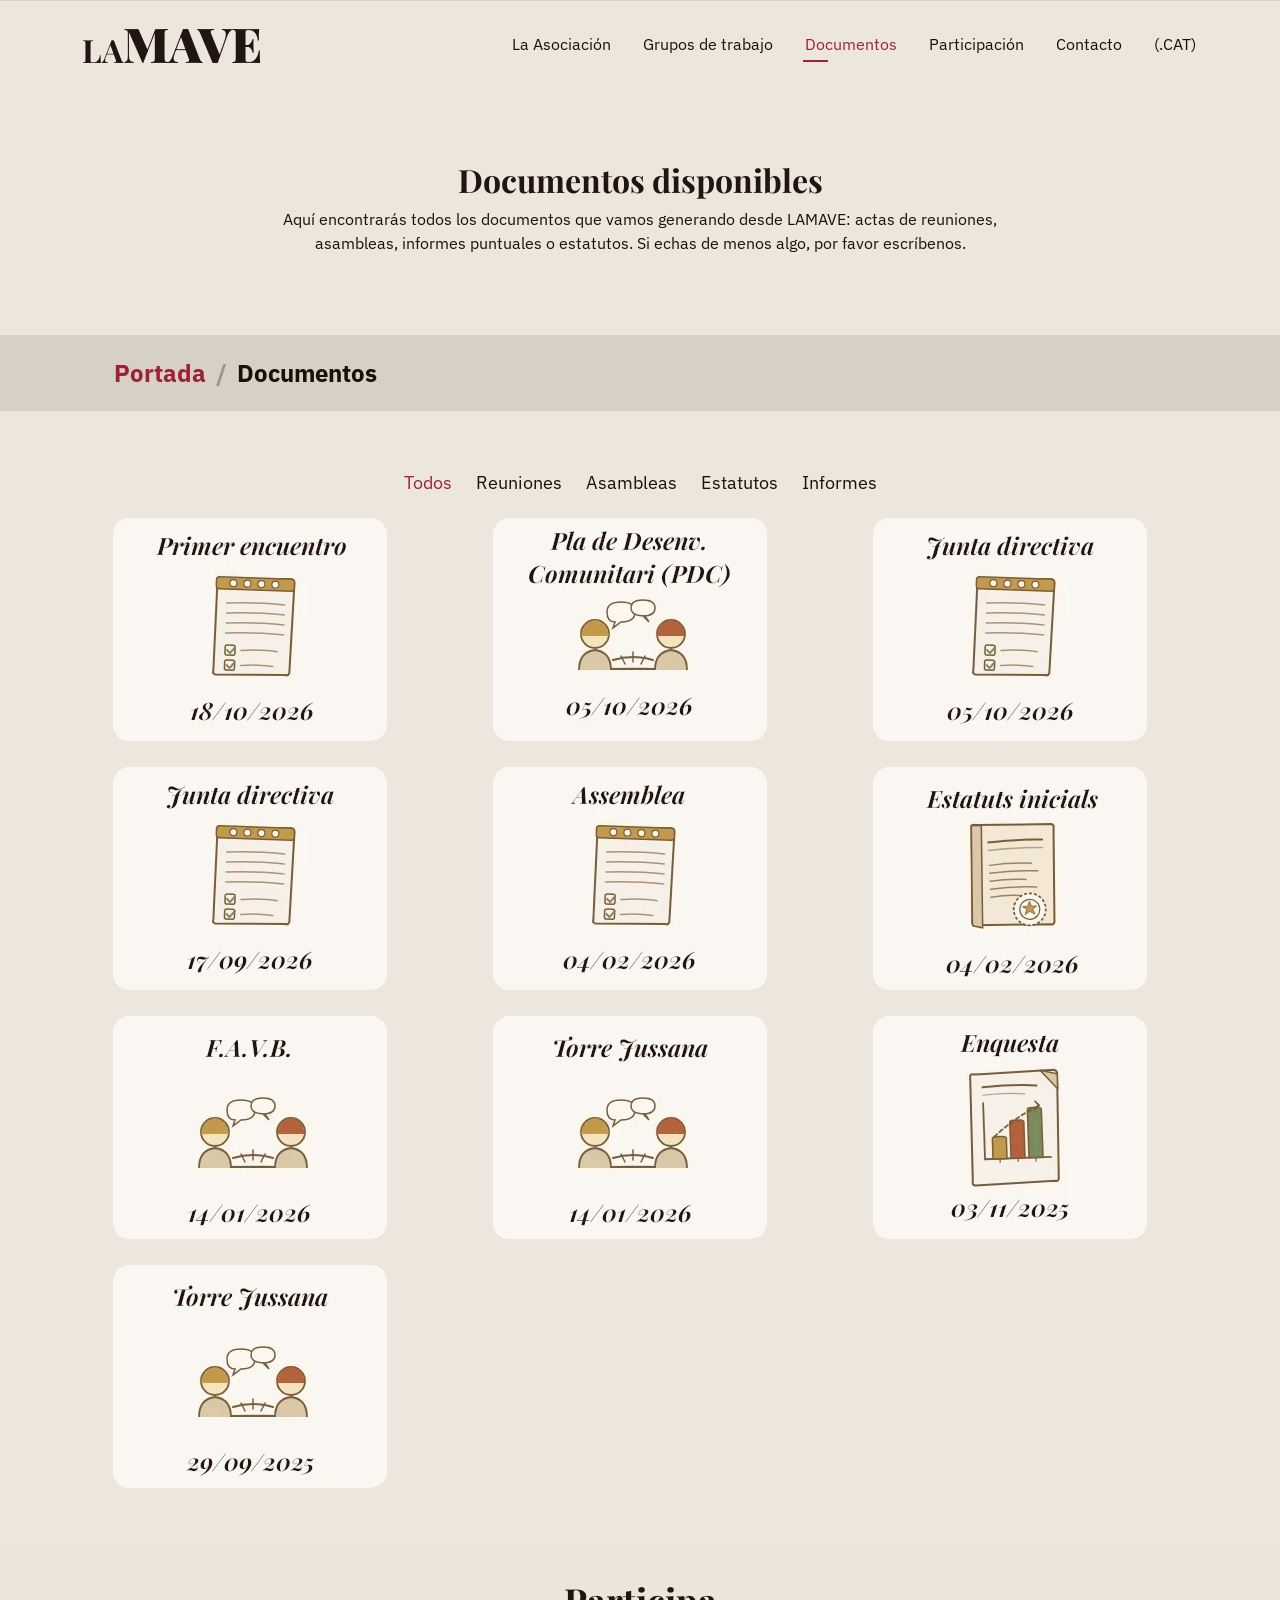
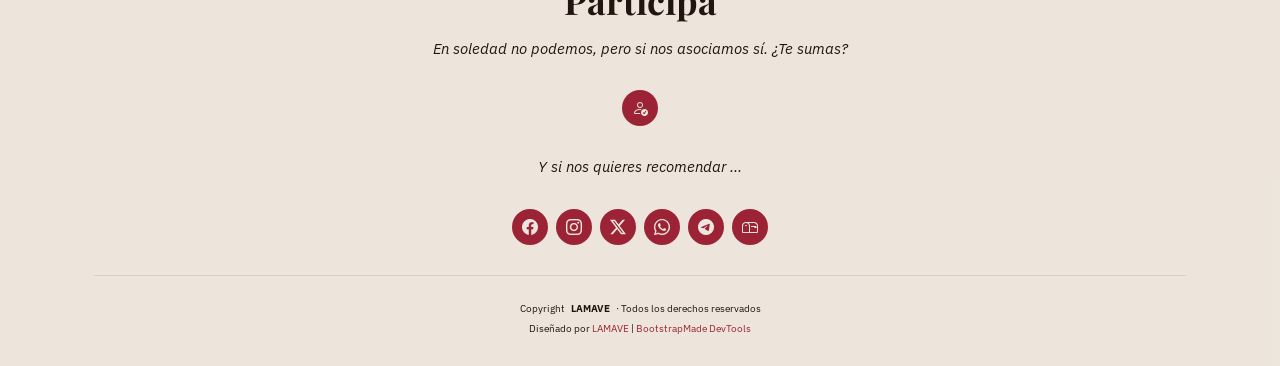
<file: docs.html>
<!DOCTYPE html>
<html lang="es">

<head>
  <meta charset="utf-8">
  <meta content="width=device-width, initial-scale=1.0" name="viewport">
  <title>Documentos | LAMAVE</title>
  <meta name="description" content="Documentos generados durante la actividad de LAMAVE, La Asociación Vecinal de La Marina del Prat Vermell. ¿Quieres leer nuestros estatutos? ¿Buscas la última acta o un informe concreto? Aquí lo encontrarás.">
  <meta name="keywords" content="LAMAVE, asociación vecinal, documentos, estatutos, reuniones, informes, actas, La Marina del Prat Vermell, Zona Franca">

  <!-- Favicons -->
  <link href="assets/img/favicon.png" rel="icon">
  <link href="assets/img/apple-touch-icon.png" rel="apple-touch-icon">

  <!-- Fonts -->
  <link href="https://fonts.googleapis.com" rel="preconnect">
  <link href="https://fonts.gstatic.com" rel="preconnect" crossorigin>
  <link href="https://fonts.googleapis.com/css2?family=Playfair+Display:ital,wght@0,400;0,700;0,900;1,400;1,700&family=IBM+Plex+Sans:ital,wght@0,300;0,400;0,600;0,700;1,300;1,400&display=swap" rel="stylesheet">
  
  <!-- Vendor CSS Files -->
  <link href="assets/vendor/bootstrap/css/bootstrap.min.css" rel="stylesheet">
  <link href="assets/vendor/bootstrap-icons/bootstrap-icons.css" rel="stylesheet">
  <link href="assets/vendor/aos/aos.css" rel="stylesheet">
  <link href="assets/vendor/swiper/swiper-bundle.min.css" rel="stylesheet">
  <link href="assets/vendor/glightbox/css/glightbox.min.css" rel="stylesheet">

  <!-- Main CSS File -->
  <link href="assets/css/lamave-light.css" rel="stylesheet">
  <!-- <link href="assets/css/main.css" rel="stylesheet"> -->

  <!-- =======================================================
  * Template Name: Personal
  * Template URL: https://bootstrapmade.com/personal-free-resume-bootstrap-template/
  * Updated: Mar 05 2025 with Bootstrap v5.3.3
  * Author: BootstrapMade.com
  * License: https://bootstrapmade.com/license/
  ======================================================== -->
</head>

<body class="portfolio-page">

  <header id="header" class="header d-flex align-items-center fixed-top">
    <div class="container-fluid container-xl position-relative d-flex align-items-center justify-content-between">

      <!-- <a href="index.html" class="logo d-flex align-items-center"> -->
      <a href="index.html" class="logo d-flex"> 
        <!-- Uncomment the line below if you also wish to use an image logo -->
        <!-- <img src="assets/img/logo.webp" alt=""> -->
        <h2>LA</h2><h1>MAVE</h1>
        <!-- <h1 class="sitename">LAMAVE</h1> -->
      </a>

      <nav id="navmenu" class="navmenu">
        <ul>
          <!-- <li><a href="index.html">Portada</a></li> -->
          <li><a href="about.html">La Asociación</a></li>
          <!-- <li><a href="history.html">Historia</a></li> -->
          <li><a href="groups.html">Grupos de trabajo</a></li>
          <li><a href="docs.html" class="active">Documentos</a></li>
          <!-- <li class="dropdown"><a href="#"><span>Dropdown</span> <i class="bi bi-chevron-down toggle-dropdown"></i></a>
            <ul>
              <li><a href="#">Dropdown 1</a></li>
              <li class="dropdown"><a href="#"><span>Deep Dropdown</span> <i class="bi bi-chevron-down toggle-dropdown"></i></a>
                <ul>
                  <li><a href="#">Deep Dropdown 1</a></li>
                  <li><a href="#">Deep Dropdown 2</a></li>
                  <li><a href="#">Deep Dropdown 3</a></li>
                  <li><a href="#">Deep Dropdown 4</a></li>
                  <li><a href="#">Deep Dropdown 5</a></li>
                </ul>
              </li>
              <li><a href="#">Dropdown 2</a></li>
              <li><a href="#">Dropdown 3</a></li>
              <li><a href="#">Dropdown 4</a></li>
            </ul>
          </li> -->
          <li><a href="join.html">Participación</a></li>
          <li><a href="contact.html">Contacto</a></li>
          <li><a href="https://lamave.cat/docs.html">(.CAT)</a></li>
        </ul>
        <i class="mobile-nav-toggle d-xl-none bi bi-list"></i>
      </nav>

    </div>
  </header>

  <main class="main">

    <!-- Page Title -->
    <div class="page-title" data-aos="fade">
      <div class="heading">
        <div class="container">
          <div class="row d-flex justify-content-center text-center">
            <div class="col-lg-8">
              <h1>Documentos disponibles</h1>
              <p class="mb-0">Aquí encontrarás todos los documentos que vamos generando desde LAMAVE: actas de reuniones, asambleas, informes puntuales o estatutos. Si echas de menos algo, por favor escríbenos.</p>
            </div>
          </div>
        </div>
      </div>
      <nav class="breadcrumbs">
        <div class="container">
          <ol>
            <li><a href="index.html">Portada</a></li>
            <li class="current">Documentos</li>
          </ol>
        </div>
      </nav>
    </div><!-- End Page Title -->

    <!-- Docs Section -->
    <section id="portfolio" class="portfolio section">

      <div class="container">

        <div class="isotope-layout" data-default-filter="*" data-layout="masonry" data-sort="original-order">
            
          <ul class="portfolio-filters isotope-filters" data-aos="fade-up" data-aos-delay="100">
            <li data-filter="*" class="filter-active">Todos</li>
            <li data-filter=".filter-app">Reuniones</li>
            <li data-filter=".filter-product">Asambleas</li>
            <li data-filter=".filter-branding">Estatutos</li>
            <li data-filter=".filter-books">Informes</li>
          </ul><!-- End Docs Filters -->

          <div class="row gy-4 isotope-container" data-aos="fade-up" data-aos-delay="200">

            <div class="col-lg-4 col-md-6 portfolio-item isotope-item filter-product">
              <div class="portfolio-content h-100">
                <img src="assets/docs/trobada-261018-es.webp" class="img-fluid" alt="">
                <div class="portfolio-info">
                  <h4>Primer encuentro</h4>
                  <p>18 de octubre del 2.026</p>
                  <a href="assets/docs/trobada-261018-es.pdf" title="Primer encuentro" class="details-link"><i class="bi bi-link-45deg"></i></a>
                </div>
              </div>
            </div><!-- End Docs Item -->
            
            <div class="col-lg-4 col-md-6 portfolio-item isotope-item filter-app">
              <div class="portfolio-content h-100">
                <img src="assets/docs/reunio-pdc-261005.webp" class="img-fluid" alt="">
                <div class="portfolio-info">
                  <h4>Reunión Pla Desenv. Comunitari</h4>
                  <p>5 de octubre del 2.026</p>
                  <a href="assets/docs/reunio-pdc-261005-es.pdf" title="Junta directiva" class="details-link"><i class="bi bi-link-45deg"></i></a>
                </div>
              </div>
            </div><!-- End Docs Item -->

            <div class="col-lg-4 col-md-6 portfolio-item isotope-item filter-app">
              <div class="portfolio-content h-100">
                <img src="assets/docs/reunio-junta-261005.webp" class="img-fluid" alt="">
                <div class="portfolio-info">
                  <h4>Junta directiva</h4>
                  <p>5 de octubre del 2.026</p>
                  <a href="assets/docs/reunio-junta-261005-es.pdf" title="Junta directiva" class="details-link"><i class="bi bi-link-45deg"></i></a>
                </div>
              </div>
            </div><!-- End Docs Item -->

            <div class="col-lg-4 col-md-6 portfolio-item isotope-item filter-app">
              <div class="portfolio-content h-100">
                <img src="assets/docs/reunio-junta-260917.webp" class="img-fluid" alt="">
                <div class="portfolio-info">
                  <h4>Junta directiva</h4>
                  <p>17 de septiembre del 2.026</p>
                  <a href="assets/docs/reunio-junta-260917-es.pdf" title="Junta directiva" class="details-link"><i class="bi bi-link-45deg"></i></a>
                </div>
              </div>
            </div><!-- End Docs Item -->
            
            <div class="col-lg-4 col-md-6 portfolio-item isotope-item filter-product">
              <div class="portfolio-content h-100">
                <img src="assets/docs/assemblea-260204-ca.webp" class="img-fluid" alt="">
                <div class="portfolio-info">
                  <h4>Asamblea Fundacional</h4>
                  <p>4 de febrero del 2.026</p>
                  <!-- <a href="assets/docs/assemblea-260204-ca.webp" title="Assemblea Constituent" data-gallery="portfolio-gallery-app" class="glightbox preview-link"><i class="bi bi-zoom-in"></i></a> -->
                  <a href="assets/docs/assemblea-260204-es.pdf" title="Asamblea Fundacional" class="details-link"><i class="bi bi-link-45deg"></i></a>
                </div>
              </div>
            </div><!-- End Docs Item -->

            <div class="col-lg-4 col-md-6 portfolio-item isotope-item filter-branding">
              <div class="portfolio-content h-100">
                <img src="assets/docs/estatuts-260204-ca.webp" class="img-fluid" alt="">
                <div class="portfolio-info">
                  <h4>Estatutos iniciales</h4>
                  <p>4 de febrero del 2.026</p>
                  <!-- <a href="assets/docs/docs-10.webp" title="Product 1" data-gallery="portfolio-gallery-product" class="glightbox preview-link"><i class="bi bi-zoom-in"></i></a> -->
                  <a href="assets/docs/estatuts-260204-ca.pdf" title="Estatutos inicials" class="details-link"><i class="bi bi-link-45deg"></i></a>
                </div>
              </div>
            </div><!-- End Docs Item -->

            <div class="col-lg-4 col-md-6 portfolio-item isotope-item filter-app">
              <div class="portfolio-content h-100">
                <img src="assets/docs/reunio-favb-260114.webp" class="img-fluid" alt="">
                <div class="portfolio-info">
                  <h4>Reunión FAVB</h4>
                  <p>14 de enero del 2.026</p>
                  <!-- <a href="assets/docs/docs-7.webp" title="Branding 1" data-gallery="portfolio-gallery-branding" class="glightbox preview-link"><i class="bi bi-zoom-in"></i></a> -->
                  <a href="assets/docs/reunio-favb-260114-es.pdf" title="Reunión FAVB" class="details-link"><i class="bi bi-link-45deg"></i></a>
                </div>
              </div>
            </div><!-- End Docs Item -->

            <div class="col-lg-4 col-md-6 portfolio-item isotope-item filter-app">
              <div class="portfolio-content h-100">
                <img src="assets/docs/reunio-tjussana-260114.webp" class="img-fluid" alt="">
                <div class="portfolio-info">
                  <h4>Reunión Torre Jussana</h4>
                  <p>14 de enero del 2.026</p>
                  <!-- <a href="assets/docs/docs-4.webp" title="Branding 1" data-gallery="portfolio-gallery-book" class="glightbox preview-link"><i class="bi bi-zoom-in"></i></a> -->
                  <a href="assets/docs/reunio-tjussana-260114-es.pdf" title="Reunión Torre Jussana" class="details-link"><i class="bi bi-link-45deg"></i></a>
                </div>
              </div>
            </div><!-- End Docs Item -->

            <div class="col-lg-4 col-md-6 portfolio-item isotope-item filter-books">
              <div class="portfolio-content h-100">
                <img src="assets/docs/enquesta-251103-ca.webp" class="img-fluid" alt="">
                <div class="portfolio-info">
                  <h4>Encuesta para crear LAMAVE</h4>
                  <p>3 de noviembre del 2.025</p>
                  <!-- <a href="assets/docs/docs-2.webp" title="App 2" data-gallery="portfolio-gallery-app" class="glightbox preview-link"><i class="bi bi-zoom-in"></i></a> -->
                  <a href="assets/docs/enquesta-251103-es.pdf" title="Encuesta para crear LAMAVE" class="details-link"><i class="bi bi-link-45deg"></i></a>
                </div>
              </div>
            </div><!-- End Docs Item -->

            <div class="col-lg-4 col-md-6 portfolio-item isotope-item filter-app">
              <div class="portfolio-content h-100">
                <img src="assets/docs/reunio-tjussana-250929.webp" class="img-fluid" alt="">
                <div class="portfolio-info">
                  <h4>Reunión Torre Jussana</h4>
                  <p>29 de septiembre del 2.025</p>
                  <!-- <a href="assets/docs/docs-11.webp" title="Product 2" data-gallery="portfolio-gallery-product" class="glightbox preview-link"><i class="bi bi-zoom-in"></i></a> -->
                  <a href="assets/docs/reunio-tjussana-250929-es.pdf" title="Reunión Torre Jussana" class="details-link"><i class="bi bi-link-45deg"></i></a>
                </div>
              </div>
            </div><!-- End Docs Item -->

          </div><!-- End Docs Container -->

        </div>

      </div>

    </section><!-- /Docs Section -->

  </main>

   <footer id="footer" class="footer dark-background">
    <div class="container">
      <h3 class="sitename">Participa</h3>
      <p>En soledad no podemos, pero si nos asociamos sí. ¿Te sumas?</p>
      <div class="social-links d-flex justify-content-center">
        <!-- <a href="join.html"><i class="bi bi-person-heart"></i></a> -->
        <a href="join.html"><i class="bi bi-person-check"></i></a>
	  </div>
	  <p> Y si nos quieres recomendar ... </p>
      <div class="social-links d-flex justify-content-center"> 
		<a href="https://www.facebook.com/sharer/sharer.php?u=https://lamave.es/docs.html" target="_blank" rel="noopener"><i class="bi bi-facebook"></i></a>
        <a href="https://www.instagram.com/" target="_blank" rel="noopener"><i class="bi bi-instagram" ></i></a>
        <a href="https://twitter.com/intent/tweet?text=¡Échale un vistazo! &url=https://lamave.es/docs.html" target="_blank" rel="noopener"><i class="bi bi-twitter-x"></i></a>
        <a href="https://wa.me/?text=Échale%20un%20vistazo:%20https://lamave.es/docs.html" target="_blank" rel="noopener"><i class="bi bi-whatsapp" ></i></a>
        <a href="https://t.me/share/url?url=https://lamave.es/docs.html&text=¡Échale%20un%20vistazo!%20" target="_blank" rel="noopener"><i class="bi bi-telegram" ></i></a>
        <!-- <a href="https://linkedin.com/sharing/share-offsite/?url=https://lamave.es/about.html" target="_blank" rel="noopener"><i class="bi bi-linkedin"></i></a> -->
        <a href="mailto:?subject=LAMAVE, asociación vecinal!&body=Échale un vistazo: https://lamave.es/docs.html" target="_blank" rel="noopener"><i class="bi bi-mailbox" ></i></a>
      </div>
      <div class="container">
        <div class="copyright">
          <span>Copyright</span> <strong class="px-1 sitename">LAMAVE</strong> <span>·  Todos los derechos reservados</span>
        </div>
        <div class="credits">
          <!-- All the links in the footer should remain intact. -->
          <!-- You can delete the links only if you've purchased the pro version. -->
          <!-- Licensing information: https://bootstrapmade.com/license/ -->
          <!-- Purchase the pro version with working PHP/AJAX contact form: [buy-url] -->
          Diseñado por <a href="https://lamave.es/">LAMAVE</a> | <a href="https://bootstrapmade.com/">BootstrapMade</a> <a href="https://bootstrapmade.com/tools/">DevTools</a>
        </div>
      </div>
    </div>
  </footer>

  <!-- Scroll Top -->
  <a href="#" id="scroll-top" class="scroll-top d-flex align-items-center justify-content-center"><i class="bi bi-arrow-up-short"></i></a>

  <!-- Preloader -->
  <div id="preloader"></div>

  <!-- Vendor JS Files -->
  <script src="assets/vendor/bootstrap/js/bootstrap.bundle.min.js"></script>
  <!-- <script src="assets/vendor/php-email-form/validate.js"></script> -->
  <script src="assets/vendor/aos/aos.js"></script>
  <script src="assets/vendor/typed.js/typed.umd.js"></script>
  <script src="assets/vendor/purecounter/purecounter_vanilla.js"></script>
  <script src="assets/vendor/waypoints/noframework.waypoints.js"></script>
  <script src="assets/vendor/swiper/swiper-bundle.min.js"></script>
  <script src="assets/vendor/glightbox/js/glightbox.min.js"></script>
  <script src="assets/vendor/imagesloaded/imagesloaded.pkgd.min.js"></script>
  <script src="assets/vendor/isotope-layout/isotope.pkgd.min.js"></script>

  <!-- Main JS File -->
  <script src="assets/js/main.js"></script>

</body>

</html>
</file>
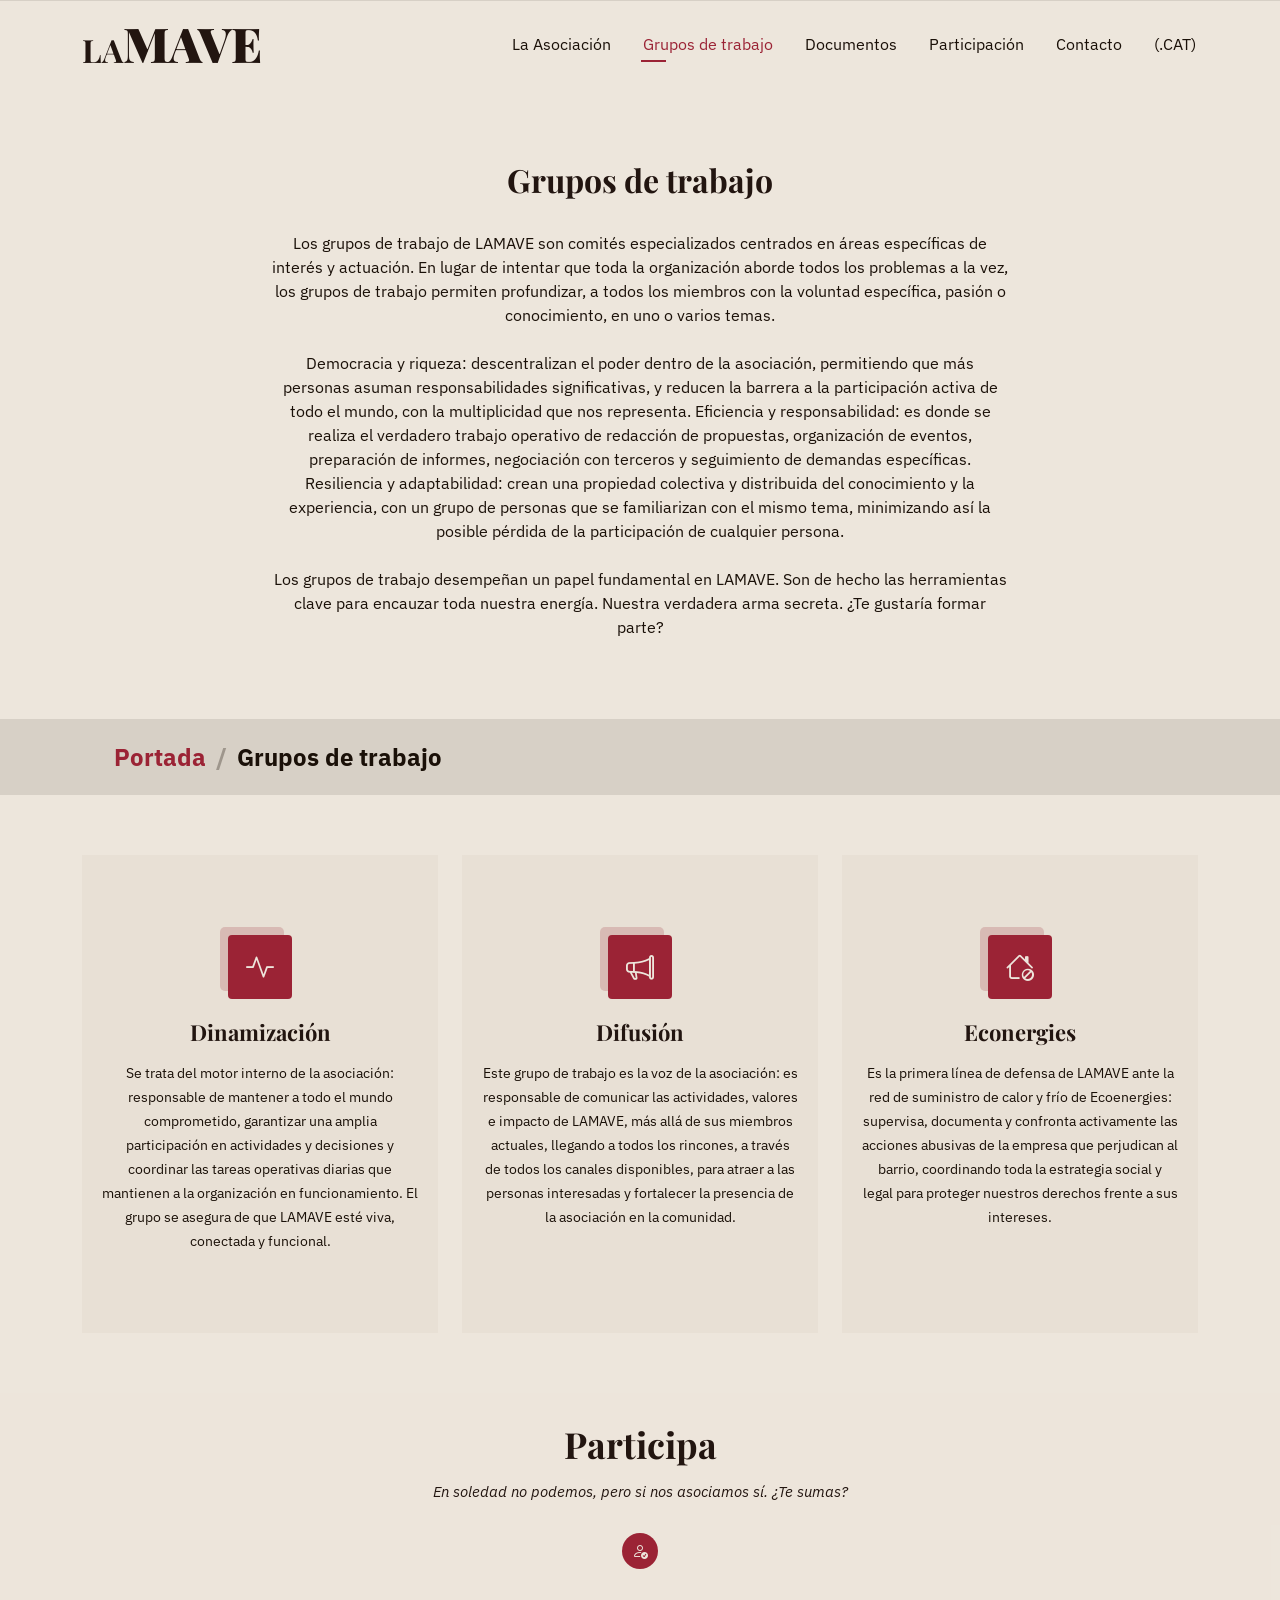
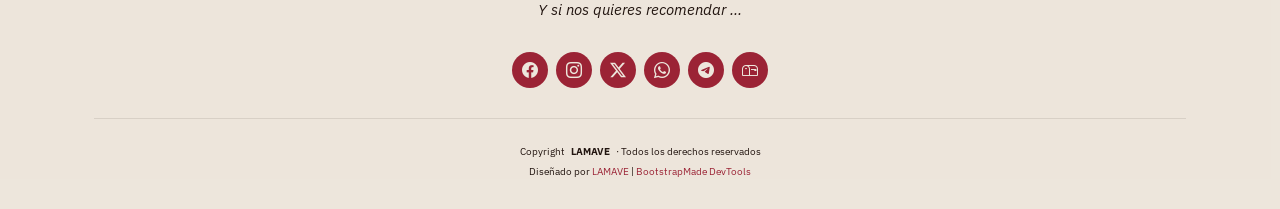
<file: groups.html>
<!DOCTYPE html>
<html lang="es">

<head>
  <meta charset="utf-8">
  <meta content="width=device-width, initial-scale=1.0" name="viewport">
  <title>Grupos de trabajo | LAMAVE</title>
  <meta name="description" content="Grupos de trabajo de LAMAVE, La Asociación Vecinal de La Marina del Prat Vermell. ¿Te apuntas a alguno para echar un cable?.">
  <meta name="keywords" content="LAMAVE, asociación vexinal, grupos de trabajo, actividad, La Marina del Prat Vermell, Zona Franca">

  <!-- Favicons -->
  <link href="assets/img/favicon.png" rel="icon">
  <link href="assets/img/apple-touch-icon.png" rel="apple-touch-icon">

  <!-- Fonts -->
  <link href="https://fonts.googleapis.com" rel="preconnect">
  <link href="https://fonts.gstatic.com" rel="preconnect" crossorigin>
  <link href="https://fonts.googleapis.com/css2?family=Playfair+Display:ital,wght@0,400;0,700;0,900;1,400;1,700&family=IBM+Plex+Sans:ital,wght@0,300;0,400;0,600;0,700;1,300;1,400&display=swap" rel="stylesheet">
  
  <!-- Vendor CSS Files -->
  <link href="assets/vendor/bootstrap/css/bootstrap.min.css" rel="stylesheet">
  <link href="assets/vendor/bootstrap-icons/bootstrap-icons.css" rel="stylesheet">
  <link href="assets/vendor/aos/aos.css" rel="stylesheet">
  <link href="assets/vendor/swiper/swiper-bundle.min.css" rel="stylesheet">
  <link href="assets/vendor/glightbox/css/glightbox.min.css" rel="stylesheet">

  <!-- Main CSS File -->
  <link href="assets/css/lamave-light.css" rel="stylesheet">
  <!-- <link href="assets/css/main.css" rel="stylesheet"> -->

  <!-- =======================================================
  * Template Name: Personal
  * Template URL: https://bootstrapmade.com/personal-free-resume-bootstrap-template/
  * Updated: Mar 05 2025 with Bootstrap v5.3.3
  * Author: BootstrapMade.com
  * License: https://bootstrapmade.com/license/
  ======================================================== -->
</head>

<body class="services-page">

  <header id="header" class="header d-flex align-items-center fixed-top">
    <div class="container-fluid container-xl position-relative d-flex align-items-center justify-content-between">

      <!-- <a href="index.html" class="logo d-flex align-items-center"> -->
      <a href="index.html" class="logo d-flex"> 
        <!-- Uncomment the line below if you also wish to use an image logo -->
        <!-- <img src="assets/img/logo.webp" alt=""> -->
        <h2>LA</h2><h1>MAVE</h1>
        <!-- <h1 class="sitename">LAMAVE</h1> -->
      </a>

      <nav id="navmenu" class="navmenu">
        <ul>
          <!-- <li><a href="index.html">Portada</a></li> -->
          <li><a href="about.html">La Asociación</a></li>
          <!-- <li><a href="history.html">Historia</a></li> -->
          <li><a href="groups.html" class="active">Grupos de trabajo</a></li>
          <li><a href="docs.html">Documentos</a></li>
          <!-- <li class="dropdown"><a href="#"><span>Dropdown</span> <i class="bi bi-chevron-down toggle-dropdown"></i></a>
            <ul>
              <li><a href="#">Dropdown 1</a></li>
              <li class="dropdown"><a href="#"><span>Deep Dropdown</span> <i class="bi bi-chevron-down toggle-dropdown"></i></a>
                <ul>
                  <li><a href="#">Deep Dropdown 1</a></li>
                  <li><a href="#">Deep Dropdown 2</a></li>
                  <li><a href="#">Deep Dropdown 3</a></li>
                  <li><a href="#">Deep Dropdown 4</a></li>
                  <li><a href="#">Deep Dropdown 5</a></li>
                </ul>
              </li>
              <li><a href="#">Dropdown 2</a></li>
              <li><a href="#">Dropdown 3</a></li>
              <li><a href="#">Dropdown 4</a></li>
            </ul>
          </li> -->
          <li><a href="join.html">Participación</a></li>
          <li><a href="contact.html">Contacto</a></li>
          <li><a href="https://lamave.cat/groups.html">(.CAT)</a></li>
        </ul>
        <i class="mobile-nav-toggle d-xl-none bi bi-list"></i>
      </nav>

    </div>
  </header>

  <main class="main">

    <!-- Page Title -->
    <div class="page-title" data-aos="fade">
      <div class="heading">
        <div class="container">
          <div class="row d-flex justify-content-center text-center">
            <div class="col-lg-8">
              <h1>Grupos de trabajo</h1>
              <p class="mb-0"><br>Los grupos de trabajo de LAMAVE son comités especializados centrados en áreas específicas de interés y actuación. En lugar de intentar que toda la organización aborde todos los problemas a la vez, los grupos de trabajo permiten profundizar, a todos los miembros con la voluntad específica, pasión o conocimiento, en uno o varios temas.</p>
              <p class="mb-0"><br>Democracia y riqueza: descentralizan el poder dentro de la asociación, permitiendo que más personas asuman responsabilidades significativas, y reducen la barrera a la participación activa de todo el mundo, con la multiplicidad que nos representa. Eficiencia y responsabilidad: es donde se realiza el verdadero trabajo operativo de redacción de propuestas, organización de eventos, preparación de informes, negociación con terceros y seguimiento de demandas específicas. Resiliencia y adaptabilidad: crean una propiedad colectiva y distribuida del conocimiento y la experiencia, con un grupo de personas que se familiarizan con el mismo tema, minimizando así la posible pérdida de la participación de cualquier persona.</p>
              <p class="mb-0"><br>Los grupos de trabajo desempeñan un papel fundamental en LAMAVE. Son de hecho las herramientas clave para encauzar toda nuestra energía. Nuestra verdadera arma secreta. ¿Te gustaría formar parte?</p>
            </div>
          </div>
        </div>
      </div>
      <nav class="breadcrumbs">
        <div class="container">
          <ol>
            <li><a href="index.html">Portada</a></li>
            <li class="current">Grupos de trabajo</li>
          </ol>
        </div>
      </nav>
    </div><!-- End Page Title -->

    <!-- Services Section -->
    <section id="services" class="services section">

      <div class="container">

        <div class="row gy-4">

          <div class="col-lg-4 col-md-6" data-aos="fade-up" data-aos-delay="100">
            <div class="service-item  position-relative">
              <div class="icon">
                <i class="bi bi-activity"></i>
              </div>
              <a href="join.html" class="stretched-link">
                <h3>Dinamización</h3>
              </a>
              <p>Se trata del motor interno de la asociación: responsable de mantener a todo el mundo comprometido, garantizar una amplia participación en actividades y decisiones y coordinar las tareas operativas diarias que mantienen a la organización en funcionamiento. El grupo se asegura de que LAMAVE esté viva, conectada y funcional.</p>
            </div>
          </div>

          <div class="col-lg-4 col-md-6" data-aos="fade-up" data-aos-delay="200">
            <div class="service-item position-relative">
              <div class="icon">
                <i class="bi bi-megaphone"></i>
              </div>
              <a href="join.html" class="stretched-link">
                <h3>Difusión</h3>
              </a>
              <p>Este grupo de trabajo es la voz de la asociación: es responsable de comunicar las actividades, valores e impacto de LAMAVE, más allá de sus miembros actuales, llegando a todos los rincones, a través de todos los canales disponibles, para atraer a las personas interesadas y fortalecer la presencia de la asociación en la comunidad.</p>
            </div>
          </div>

          <div class="col-lg-4 col-md-6" data-aos="fade-up" data-aos-delay="300">
            <div class="service-item position-relative">
              <div class="icon">
                <i class="bi bi-house-slash"></i>
              </div>
              <a href="join.html" class="stretched-link">
                <h3>Econergies</h3>
              </a>
              <p>Es la primera línea de defensa de LAMAVE ante la red de suministro de calor y frío de Ecoenergies: supervisa, documenta y confronta activamente las acciones abusivas de la empresa que perjudican al barrio, coordinando toda la estrategia social y legal para proteger nuestros derechos frente a sus intereses.</p>
            </div>
          </div>

          <!-- <div class="col-lg-4 col-md-6" data-aos="fade-up" data-aos-delay="400">
            <div class="service-item position-relative">
              <div class="icon">
                <i class="bi bi-bounding-box-circles"></i>
              </div>
              <a href="join.html" class="stretched-link">
                <h3>Asperiores Commodit</h3>
              </a>
              <p>Non et temporibus minus omnis sed dolor esse consequatur. Cupiditate sed error ea fuga sit provident adipisci neque.</p>
              <a href="service-details.html" class="stretched-link"></a>
            </div>
          </div> -->

          <!-- <div class="col-lg-4 col-md-6" data-aos="fade-up" data-aos-delay="500">
            <div class="service-item position-relative">
              <div class="icon">
                <i class="bi bi-calendar4-week"></i>
              </div>
              <a href="join.html" class="stretched-link">
                <h3>Velit Doloremque</h3>
              </a>
              <p>Cumque et suscipit saepe. Est maiores autem enim facilis ut aut ipsam corporis aut. Sed animi at autem alias eius labore.</p>
              <a href="service-details.html" class="stretched-link"></a>
            </div>
          </div> -->

          <!-- <div class="col-lg-4 col-md-6" data-aos="fade-up" data-aos-delay="600">
            <div class="service-item position-relative">
              <div class="icon">
                <i class="bi bi-chat-square-text"></i>
              </div>
              <a href="join.html" class="stretched-link">
                <h3>Dolori Architecto</h3>
              </a>
              <p>Hic molestias ea quibusdam eos. Fugiat enim doloremque aut neque non et debitis iure. Corrupti recusandae ducimus enim.</p>
              <a href="service-details.html" class="stretched-link"></a>
            </div>
          </div> -->

        </div>

      </div>

    </section><!-- /Services Section -->

  </main>

  <footer id="footer" class="footer dark-background">
    <div class="container">
      <h3 class="sitename">Participa</h3>
      <p>En soledad no podemos, pero si nos asociamos sí. ¿Te sumas?</p>
      <div class="social-links d-flex justify-content-center">
        <!-- <a href="join.html"><i class="bi bi-person-heart"></i></a> -->
        <a href="join.html"><i class="bi bi-person-check"></i></a>
	  </div>
	  <p> Y si nos quieres recomendar ... </p>
      <div class="social-links d-flex justify-content-center"> 
		<a href="https://www.facebook.com/sharer/sharer.php?u=https://lamave.es/groups.html" target="_blank" rel="noopener"><i class="bi bi-facebook"></i></a>
        <a href="https://www.instagram.com/" target="_blank" rel="noopener"><i class="bi bi-instagram" ></i></a>
        <a href="https://twitter.com/intent/tweet?text=¡Échale un vistazo! &url=https://lamave.es/groups.html" target="_blank" rel="noopener"><i class="bi bi-twitter-x"></i></a>
        <a href="https://wa.me/?text=Échale%20un%20vistazo:%20https://lamave.es/groups.html" target="_blank" rel="noopener"><i class="bi bi-whatsapp" ></i></a>
        <a href="https://t.me/share/url?url=https://lamave.es/groups.html&text=¡Échale%20un%20vistazo!%20" target="_blank" rel="noopener"><i class="bi bi-telegram" ></i></a>
        <!-- <a href="https://linkedin.com/sharing/share-offsite/?url=https://lamave.es/groups.html" target="_blank" rel="noopener"><i class="bi bi-linkedin"></i></a> -->
        <a href="mailto:?subject=LAMAVE, asociación vecinal!&body=Échale un vistazo: https://lamave.es/groups.html" target="_blank" rel="noopener"><i class="bi bi-mailbox" ></i></a>
      </div>
      <div class="container">
        <div class="copyright">
          <span>Copyright</span> <strong class="px-1 sitename">LAMAVE</strong> <span>·  Todos los derechos reservados</span>
        </div>
        <div class="credits">
          <!-- All the links in the footer should remain intact. -->
          <!-- You can delete the links only if you've purchased the pro version. -->
          <!-- Licensing information: https://bootstrapmade.com/license/ -->
          <!-- Purchase the pro version with working PHP/AJAX contact form: [buy-url] -->
          Diseñado por <a href="https://lamave.es/">LAMAVE</a> | <a href="https://bootstrapmade.com/">BootstrapMade</a> <a href="https://bootstrapmade.com/tools/">DevTools</a>
        </div>
      </div>
    </div>
  </footer>

  <!-- Scroll Top -->
  <a href="#" id="scroll-top" class="scroll-top d-flex align-items-center justify-content-center"><i class="bi bi-arrow-up-short"></i></a>

  <!-- Preloader -->
  <div id="preloader"></div>

  <!-- Vendor JS Files -->
  <script src="assets/vendor/bootstrap/js/bootstrap.bundle.min.js"></script>
  <!-- <script src="assets/vendor/php-email-form/validate.js"></script> -->
  <script src="assets/vendor/aos/aos.js"></script>
  <script src="assets/vendor/typed.js/typed.umd.js"></script>
  <script src="assets/vendor/purecounter/purecounter_vanilla.js"></script>
  <script src="assets/vendor/waypoints/noframework.waypoints.js"></script>
  <script src="assets/vendor/swiper/swiper-bundle.min.js"></script>
  <script src="assets/vendor/glightbox/js/glightbox.min.js"></script>
  <script src="assets/vendor/imagesloaded/imagesloaded.pkgd.min.js"></script>
  <script src="assets/vendor/isotope-layout/isotope.pkgd.min.js"></script>
  
  <!-- Main JS File -->
  <script src="assets/js/main.js"></script>

</body>

</html>
</file>
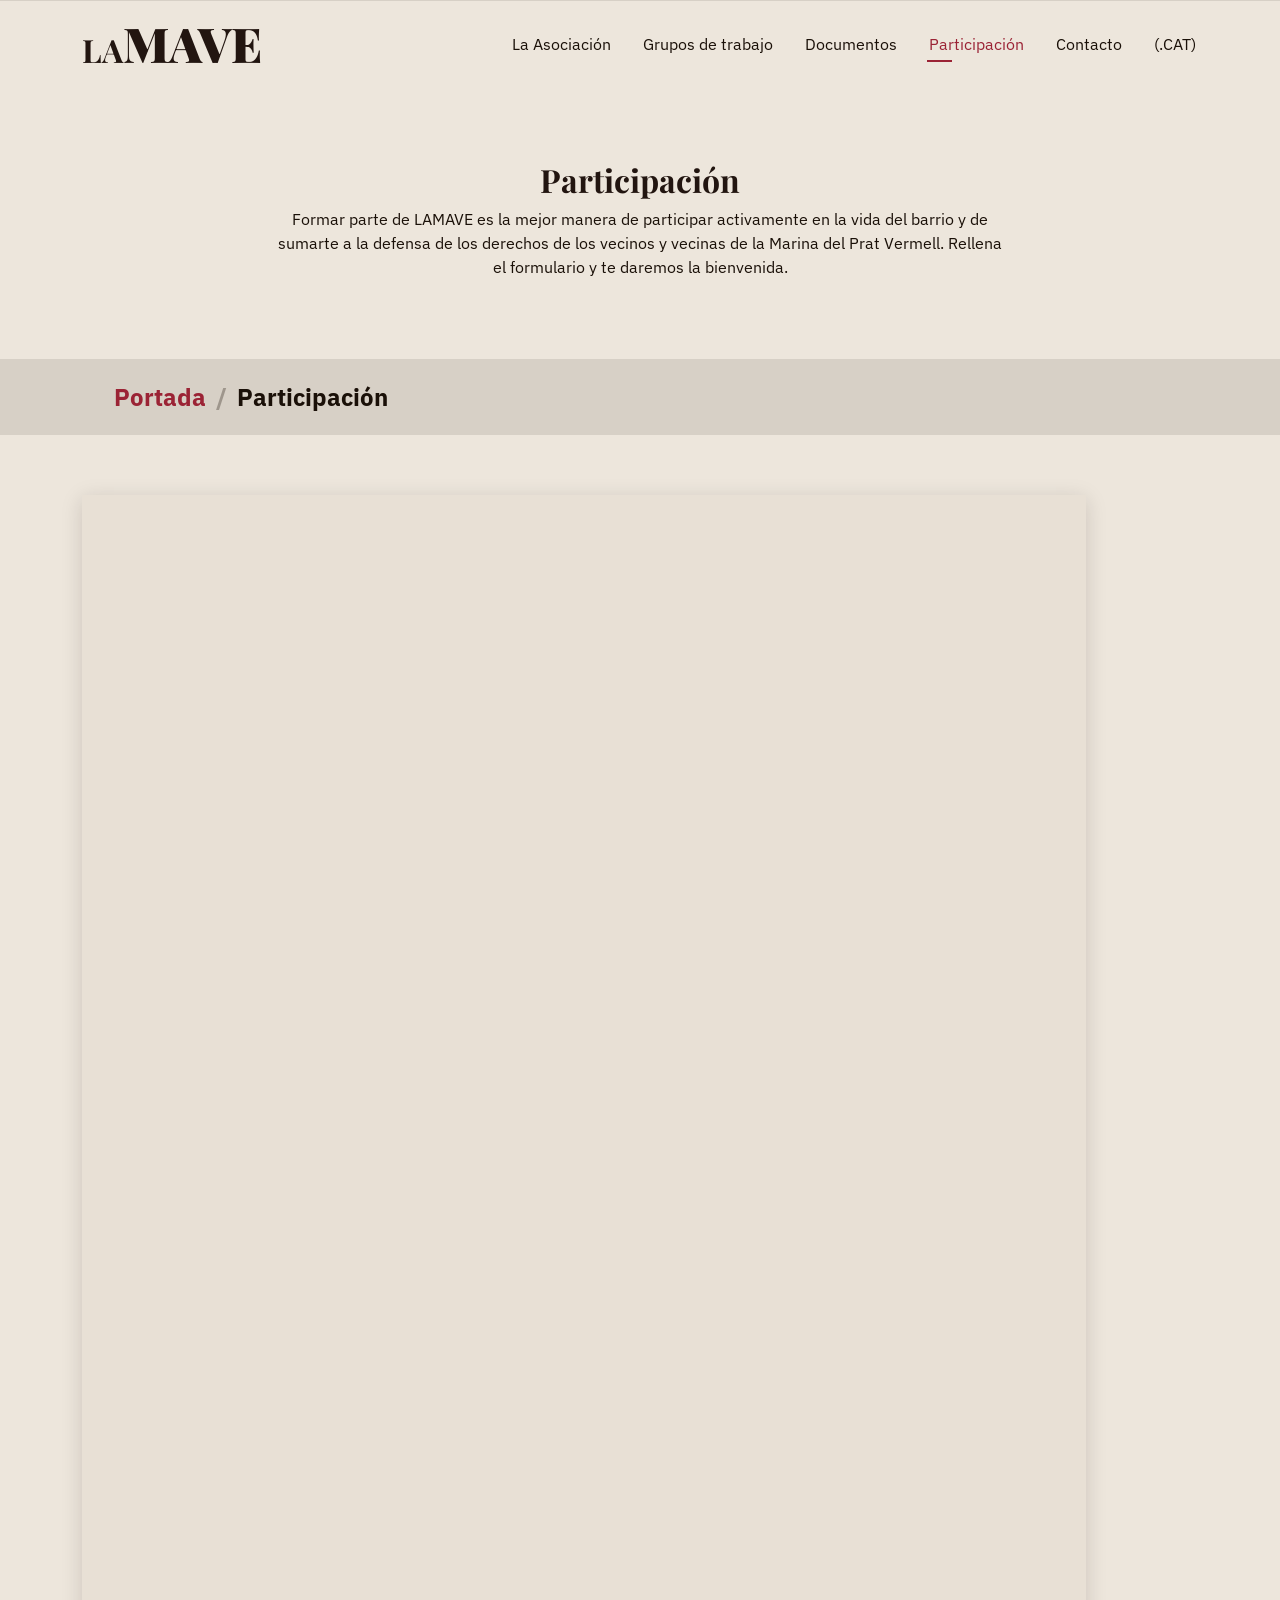
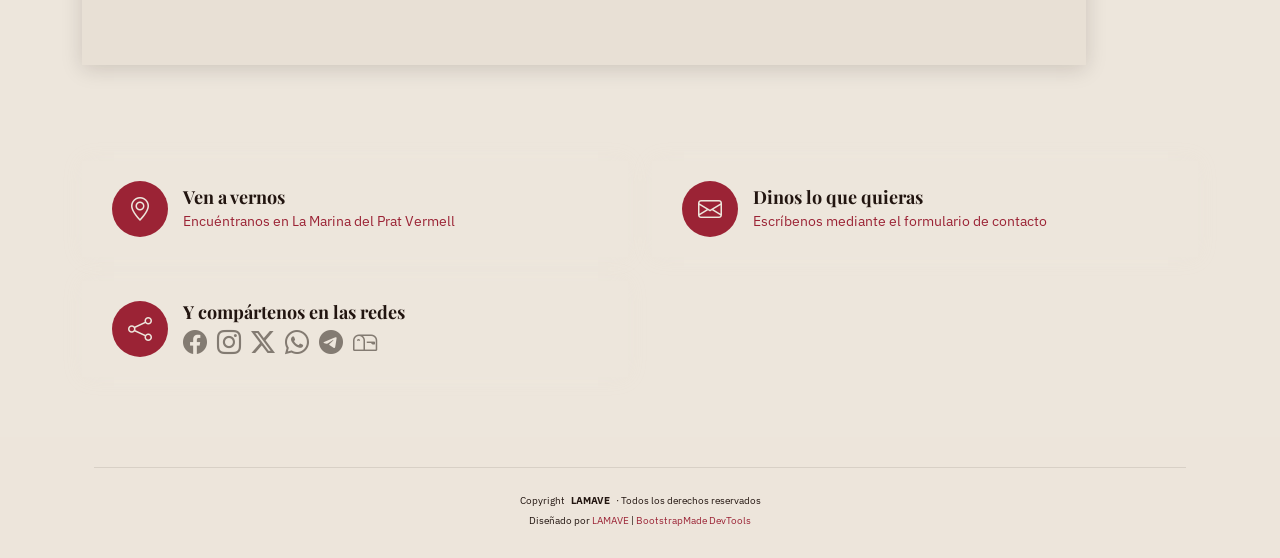
<file: join.html>
<!DOCTYPE html>
<html lang="es">

<head>
  <meta charset="utf-8">
  <meta content="width=device-width, initial-scale=1.0" name="viewport">
  <title>Participación | LAMAVE</title>
  <meta name="description" content="Página para afiliarte a la LAMAVE, La Asociación Vecinal de La Marina del Prat Vermell. En soledad no podemos, pero si nos asociamos sí. ¡Te esperamos!.">
  <meta name="keywords" content="LAMAVE, asociación vecinal, afiliarse, asociarse, unirse, La Marina del Prat Vermell, Zona Franca">

  <!-- Favicons -->
  <link href="assets/img/favicon.png" rel="icon">
  <link href="assets/img/apple-touch-icon.png" rel="apple-touch-icon">

  <!-- Fonts -->
  <link href="https://fonts.googleapis.com" rel="preconnect">
  <link href="https://fonts.gstatic.com" rel="preconnect" crossorigin>
  <link href="https://fonts.googleapis.com/css2?family=Playfair+Display:ital,wght@0,400;0,700;0,900;1,400;1,700&family=IBM+Plex+Sans:ital,wght@0,300;0,400;0,600;0,700;1,300;1,400&display=swap" rel="stylesheet">
  
  <!-- Vendor CSS Files -->
  <link href="assets/vendor/bootstrap/css/bootstrap.min.css" rel="stylesheet">
  <link href="assets/vendor/bootstrap-icons/bootstrap-icons.css" rel="stylesheet">
  <link href="assets/vendor/aos/aos.css" rel="stylesheet">
  <link href="assets/vendor/swiper/swiper-bundle.min.css" rel="stylesheet">
  <link href="assets/vendor/glightbox/css/glightbox.min.css" rel="stylesheet">

  <!-- Main CSS File -->
  <link href="assets/css/lamave-light.css" rel="stylesheet">
  <!-- <link href="assets/css/main.css" rel="stylesheet"> -->

  <!-- =======================================================
  * Template Name: Personal
  * Template URL: https://bootstrapmade.com/personal-free-resume-bootstrap-template/
  * Updated: Mar 05 2025 with Bootstrap v5.3.3
  * Author: BootstrapMade.com
  * License: https://bootstrapmade.com/license/
  ======================================================== -->
</head>

<body class="service-details-page">

  <header id="header" class="header d-flex align-items-center fixed-top">
    <div class="container-fluid container-xl position-relative d-flex align-items-center justify-content-between">

      <!-- <a href="index.html" class="logo d-flex align-items-center"> -->
      <a href="index.html" class="logo d-flex">
        <!-- Uncomment the line below if you also wish to use an image logo -->
        <!-- <img src="assets/img/logo.webp" alt=""> -->
        <h2>LA</h2><h1>MAVE</h1>
        <!-- <h1 class="sitename">LAMAVE</h1> -->
      </a>

      <nav id="navmenu" class="navmenu">
        <ul>
          <!-- <li><a href="index.html">Portada</a></li> -->
          <li><a href="about.html">La Asociación</a></li>
          <!-- <li><a href="history.html">Historia</a></li> -->
          <li><a href="groups.html">Grupos de trabajo</a></li>
          <li><a href="docs.html">Documentos</a></li>
          <!-- <li class="dropdown"><a href="#"><span>Dropdown</span> <i class="bi bi-chevron-down toggle-dropdown"></i></a>
            <ul>
              <li><a href="#">Dropdown 1</a></li>
              <li class="dropdown"><a href="#"><span>Deep Dropdown</span> <i class="bi bi-chevron-down toggle-dropdown"></i></a>
                <ul>
                  <li><a href="#">Deep Dropdown 1</a></li>
                  <li><a href="#">Deep Dropdown 2</a></li>
                  <li><a href="#">Deep Dropdown 3</a></li>
                  <li><a href="#">Deep Dropdown 4</a></li>
                  <li><a href="#">Deep Dropdown 5</a></li>
                </ul>
              </li>
              <li><a href="#">Dropdown 2</a></li>
              <li><a href="#">Dropdown 3</a></li>
              <li><a href="#">Dropdown 4</a></li>
            </ul>
          </li> -->
          <li><a href="join.html" class="active">Participación</a></li>
          <li><a href="contact.html">Contacto</a></li>
          <li><a href="https://lamave.cat/join.html">(.CAT)</a></li>
        </ul>
        <i class="mobile-nav-toggle d-xl-none bi bi-list"></i>
      </nav>

    </div>
  </header>

  <main class="main">

    <!-- Page Title -->
    <div class="page-title" data-aos="fade">
      <div class="heading">
        <div class="container">
          <div class="row d-flex justify-content-center text-center">
            <div class="col-lg-8">
              <h1>Participación</h1>
              <p class="mb-0">Formar parte de LAMAVE es la mejor manera de participar activamente en la vida del barrio y de sumarte a la defensa de los derechos de los vecinos y vecinas de la Marina del Prat Vermell. Rellena el formulario y te daremos la bienvenida.</p>
            </div>
          </div>
        </div>
      </div>
      <nav class="breadcrumbs">
        <div class="container">
          <ol>
            <li><a href="index.html">Portada</a></li>
            <li class="current">Participación</li>
          </ol>
        </div>
      </nav>
    </div><!-- End Page Title -->

    <!-- Get involved Section -->
    <section id="contact" class="contact section">

      <div class="container" data-aos="fade-up" data-aos-delay="100">
		  
		<!-- Form -->
		
		<!-- <div style="width:100%;height:500px;background:var(--surface-color);font-family: var(--default-font);box-shadow: 0 4px 20px rgba(26,16,8,0.15);" data-fillout-id="uDU3EUum4sus" data-fillout-embed-type="standard" data-fillout-inherit-parameters data-fillout-dynamic-resize>
			<script src="https://server.fillout.com/embed/v1/"></script>
		</div> -->
		
		<div style="width: calc(90%); height: 130vh; overflow: hidden; position: relative; background: var(--surface-color); font-family: var(--default-font); box-shadow: 0 4px 20px rgba(26,16,8,0.15);">
		<iframe style="position: absolute; top: -80px; left: 0; width: calc(100%); height: calc(100% + 80px); border: none; background: var(--surface-color); font-family: var(--default-font); box-shadow: 0 4px 20px rgba(26,16,8,0.15);" scrolling="yes" src="https://framaforms.org/pe-1788141720?form_only=1"></iframe>
		</div>
		
		<!-- End of the Form -->

		<div class="row gy-4">
			
		  <div class="col-md-6">
		  </div>
		  <div class="col-md-6">
		  </div>
		  <div class="col-md-6">
		  </div>
		  <div class="col-md-6">
		  </div>
		  <div class="col-md-6">
		  </div>
		  <div class="col-md-6">
		  </div>
		  <div class="col-md-6">
		  </div>
		  <div class="col-md-6">
		  </div>

<div class="col-md-6">
            <div class="info-item d-flex align-items-center" data-aos="fade-up" data-aos-delay="200">
              <i class="icon bi bi-geo-alt flex-shrink-0"></i>
              <div>
                <h3>Ven a vernos</h3>
                <p><a href="https://www.openstreetmap.org/?#map=14/41.34498/2.13246" target="_blank" rel="noopener">Encuéntranos en La Marina del Prat Vermell</a></p>
                <!-- <p><a href="https://maps.app.goo.gl/Jzmtj1QyZLxCrCLJ9" target="_blank" rel="noopener">Trobans a La Marina del Prat Vermell</a></p> -->
              </div>
            </div>
          </div><!-- End Info Item -->

          <!-- <div class="col-md-6">
            <div class="info-item d-flex align-items-center" data-aos="fade-up" data-aos-delay="300">
              <i class="icon bi bi-telephone flex-shrink-0"></i>
              <div>
                <h3>Estate al dia</h3>
                <p><a href="https://chat.whatsapp.com/FPthwAiU5uEBCdHUXamUTn" target="_blank" rel="noopener">Entra al grupo de whatsapp</a></p>
              </div>
            </div>
          </div> --><!-- End Info Item -->

          <div class="col-md-6">
            <div class="info-item d-flex align-items-center" data-aos="fade-up" data-aos-delay="400">
              <i class="icon bi bi-envelope flex-shrink-0"></i>
              <div>
                <h3>Dinos lo que quieras</h3>
                <p><a href="contact.html" target="_blank" rel="noopener">Escríbenos mediante el formulario de contacto</a></p>
              </div>
            </div>
          </div><!-- End Info Item -->

          <div class="col-md-6">
            <div class="info-item d-flex align-items-center" data-aos="fade-up" data-aos-delay="500">
              <i class="icon bi bi-share flex-shrink-0"></i>
              <div>
                <h3>Y compártenos en las redes</h3>
                <div class="social-links">
                  <a href="https://www.facebook.com/sharer/sharer.php?u=https://lamave.es/join.html" target="_blank" rel="noopener"><i class="bi bi-facebook"></i></a>
                  <a href="https://www.instagram.com/" target="_blank" rel="noopener"><i class="bi bi-instagram" ></i></a>
                  <a href="https://twitter.com/intent/tweet?text=¡Échale un vistazo! &url=https://lamave.es/join.html" target="_blank" rel="noopener"><i class="bi bi-twitter-x"></i></a>
                  <a href="https://wa.me/?text=Échale%20un%20vistazo:%20https://lamave.es/join.html" target="_blank" rel="noopener"><i class="bi bi-whatsapp"></i></a>
                  <a href="https://t.me/share/url?url=https://lamave.es/join.html&text=¡Échale%20un%20vistazo!%20" target="_blank" rel="noopener"><i class="bi bi-telegram"></i></a>
                  <!-- <a href="https://linkedin.com/sharing/share-offsite/?url=https://lamave.cat/join.html" target="_blank" rel="noopener"><i class="bi bi-linkedin"></i></a> -->
                  <a href="mailto:?subject=LAMAVE, asociación vecinal!&body=Échale un vistazo: https://lamave.es/join.html" target="_blank" rel="noopener"><i class="bi bi-mailbox" ></i></a>
                </div>
              </div>
            </div>
          </div><!-- End Info Item -->

        </div>

        <!-- <form action="forms/contact.php" method="post" class="php-email-form" data-aos="fade-up" data-aos-delay="600">
          <div class="row gy-4">

            <div class="col-md-6">
              <input type="text" name="name" class="form-control" placeholder="Your Name" required="">
            </div>

            <div class="col-md-6 ">
              <input type="email" class="form-control" name="email" placeholder="Your Email" required="">
            </div>

            <div class="col-md-12">
              <input type="text" class="form-control" name="subject" placeholder="Subject" required="">
            </div>

            <div class="col-md-12">
              <textarea class="form-control" name="message" rows="6" placeholder="Message" required=""></textarea>
            </div>

            <div class="col-md-12 text-center">
              <div class="loading">Loading</div>
              <div class="error-message"></div>
              <div class="sent-message">Your message has been sent. Thank you!</div>

              <button type="submit">Send Message</button>
            </div>

          </div>
        </form>-->

      </div>

    </section><!-- /Contact Section -->

  </main>

<footer id="footer" class="footer dark-background">
    <div class="container">

      <div class="container">
        <div class="copyright">
          <span>Copyright</span> <strong class="px-1 sitename">LAMAVE</strong> <span>·  Todos los derechos reservados</span>
        </div>
        <div class="credits">
          <!-- All the links in the footer should remain intact. -->
          <!-- You can delete the links only if you've purchased the pro version. -->
          <!-- Licensing information: https://bootstrapmade.com/license/ -->
          <!-- Purchase the pro version with working PHP/AJAX contact form: [buy-url] -->
          Diseñado por <a href="https://lamave.es/">LAMAVE</a> | <a href="https://bootstrapmade.com/">BootstrapMade</a> <a href="https://bootstrapmade.com/tools/">DevTools</a>
        </div>
      </div>
    </div>
  </footer>

  <!-- Scroll Top -->
  <a href="#" id="scroll-top" class="scroll-top d-flex align-items-center justify-content-center"><i class="bi bi-arrow-up-short"></i></a>

  <!-- Preloader -->
  <div id="preloader"></div>

  <!-- Vendor JS Files -->
  <script src="assets/vendor/bootstrap/js/bootstrap.bundle.min.js"></script>
  <!-- <script src="assets/vendor/php-email-form/validate.js"></script> -->
  <script src="assets/vendor/aos/aos.js"></script>
  <script src="assets/vendor/typed.js/typed.umd.js"></script>
  <script src="assets/vendor/purecounter/purecounter_vanilla.js"></script>
  <script src="assets/vendor/waypoints/noframework.waypoints.js"></script>
  <script src="assets/vendor/swiper/swiper-bundle.min.js"></script>
  <script src="assets/vendor/glightbox/js/glightbox.min.js"></script>
  <script src="assets/vendor/imagesloaded/imagesloaded.pkgd.min.js"></script>
  <script src="assets/vendor/isotope-layout/isotope.pkgd.min.js"></script>

  <!-- Main JS File -->
  <script src="assets/js/main.js"></script>

</body>

</html>
</file>
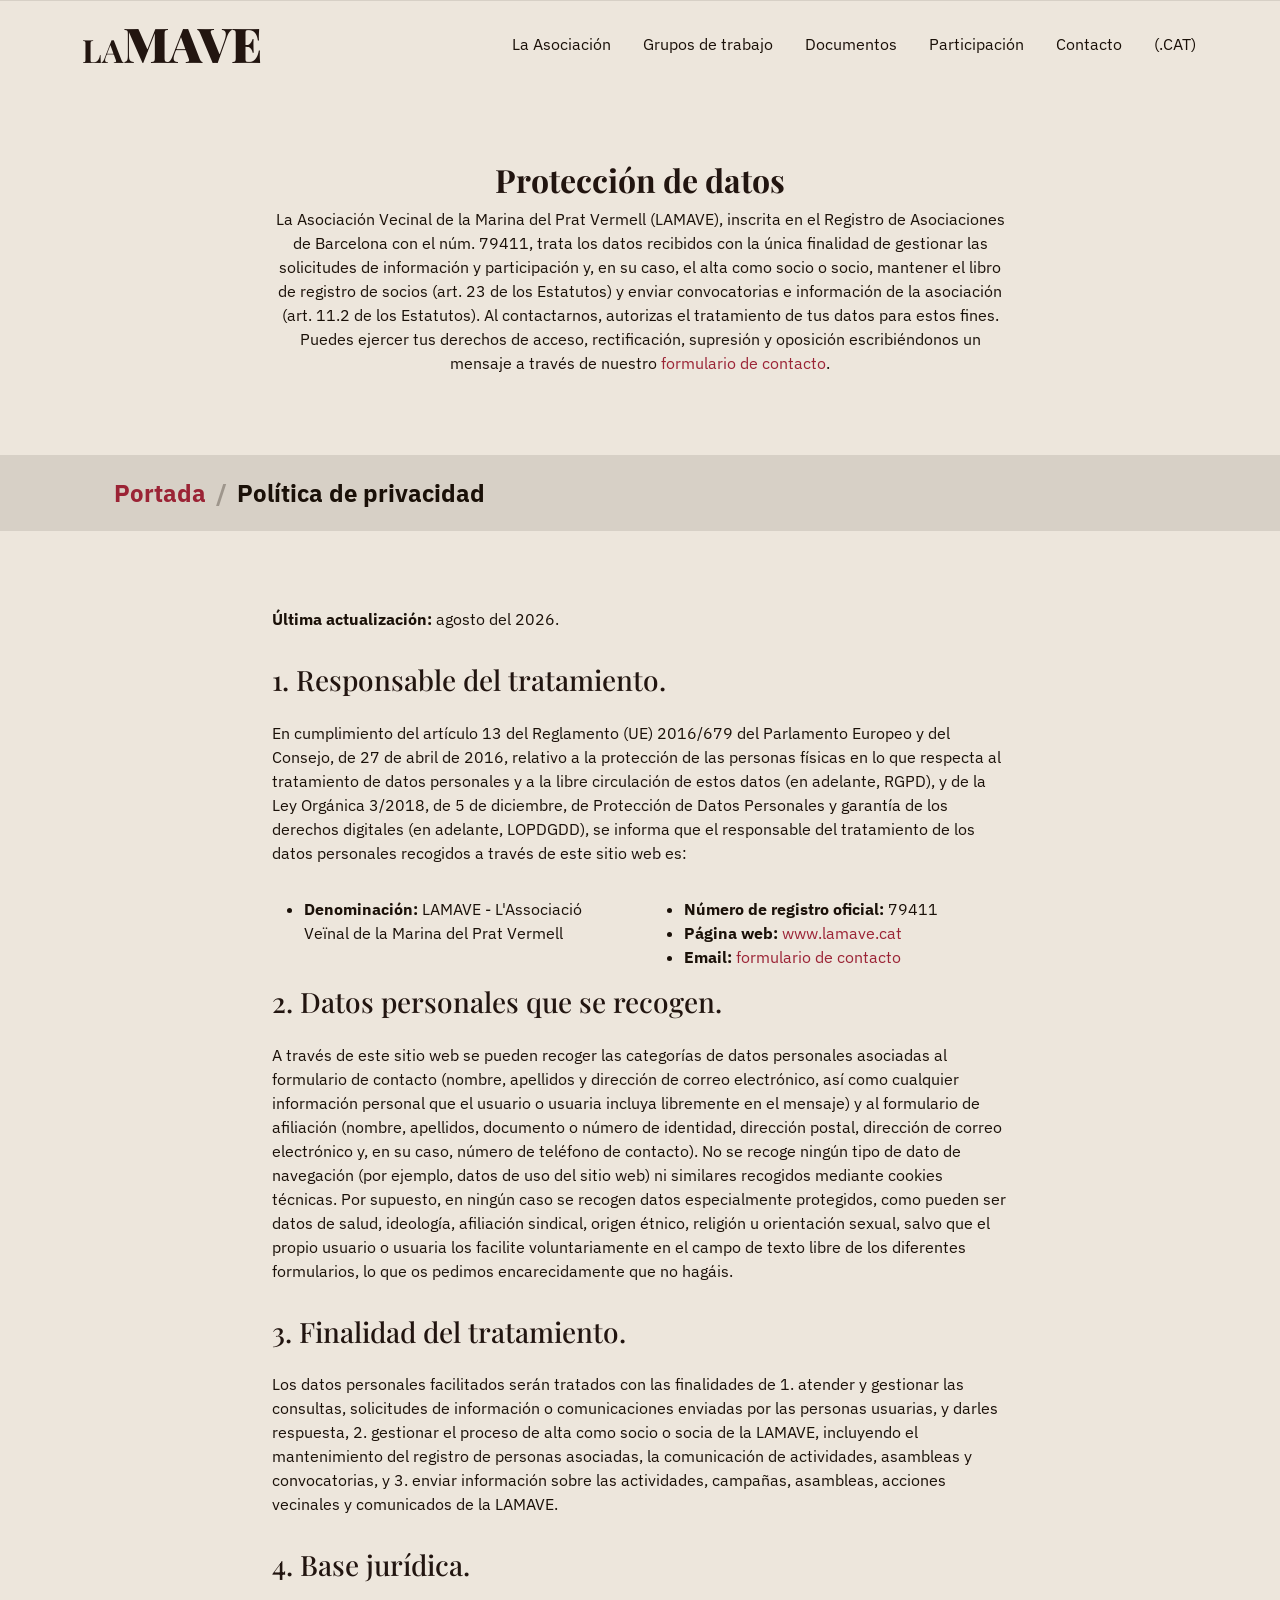
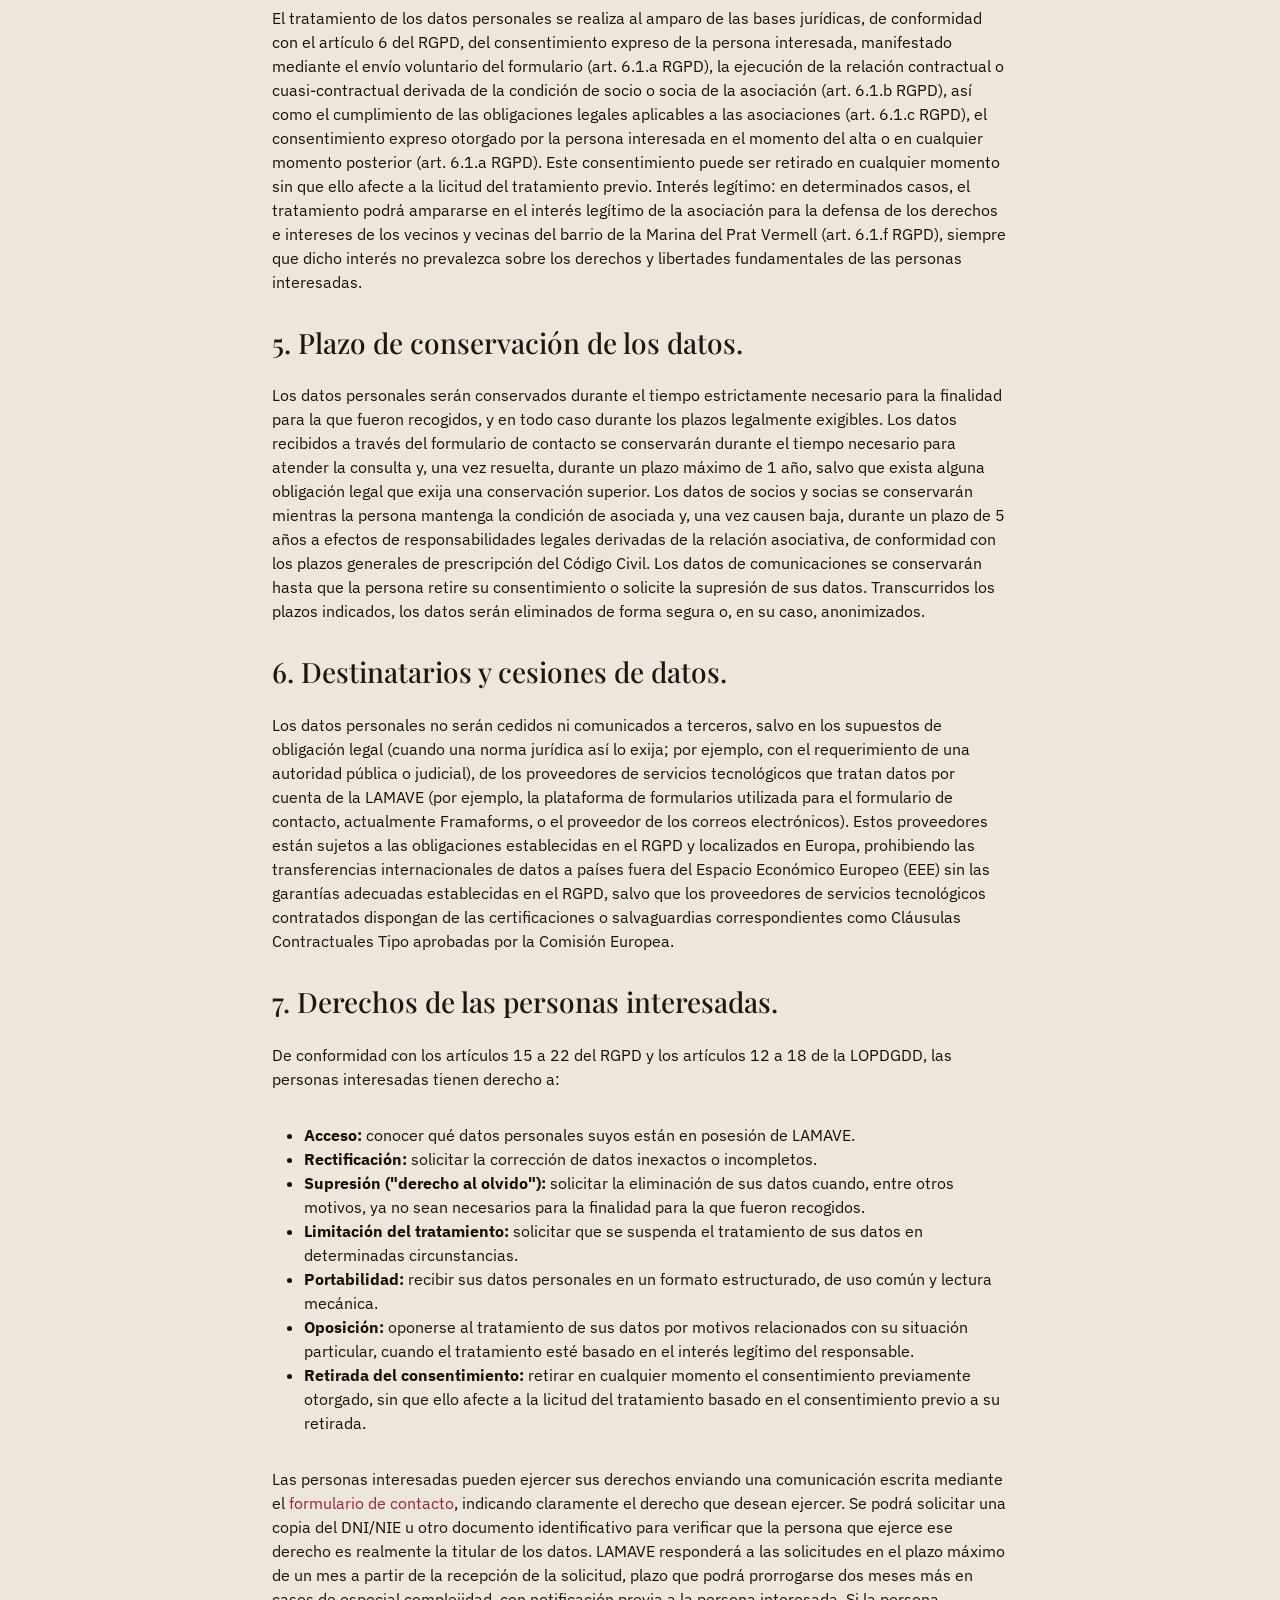
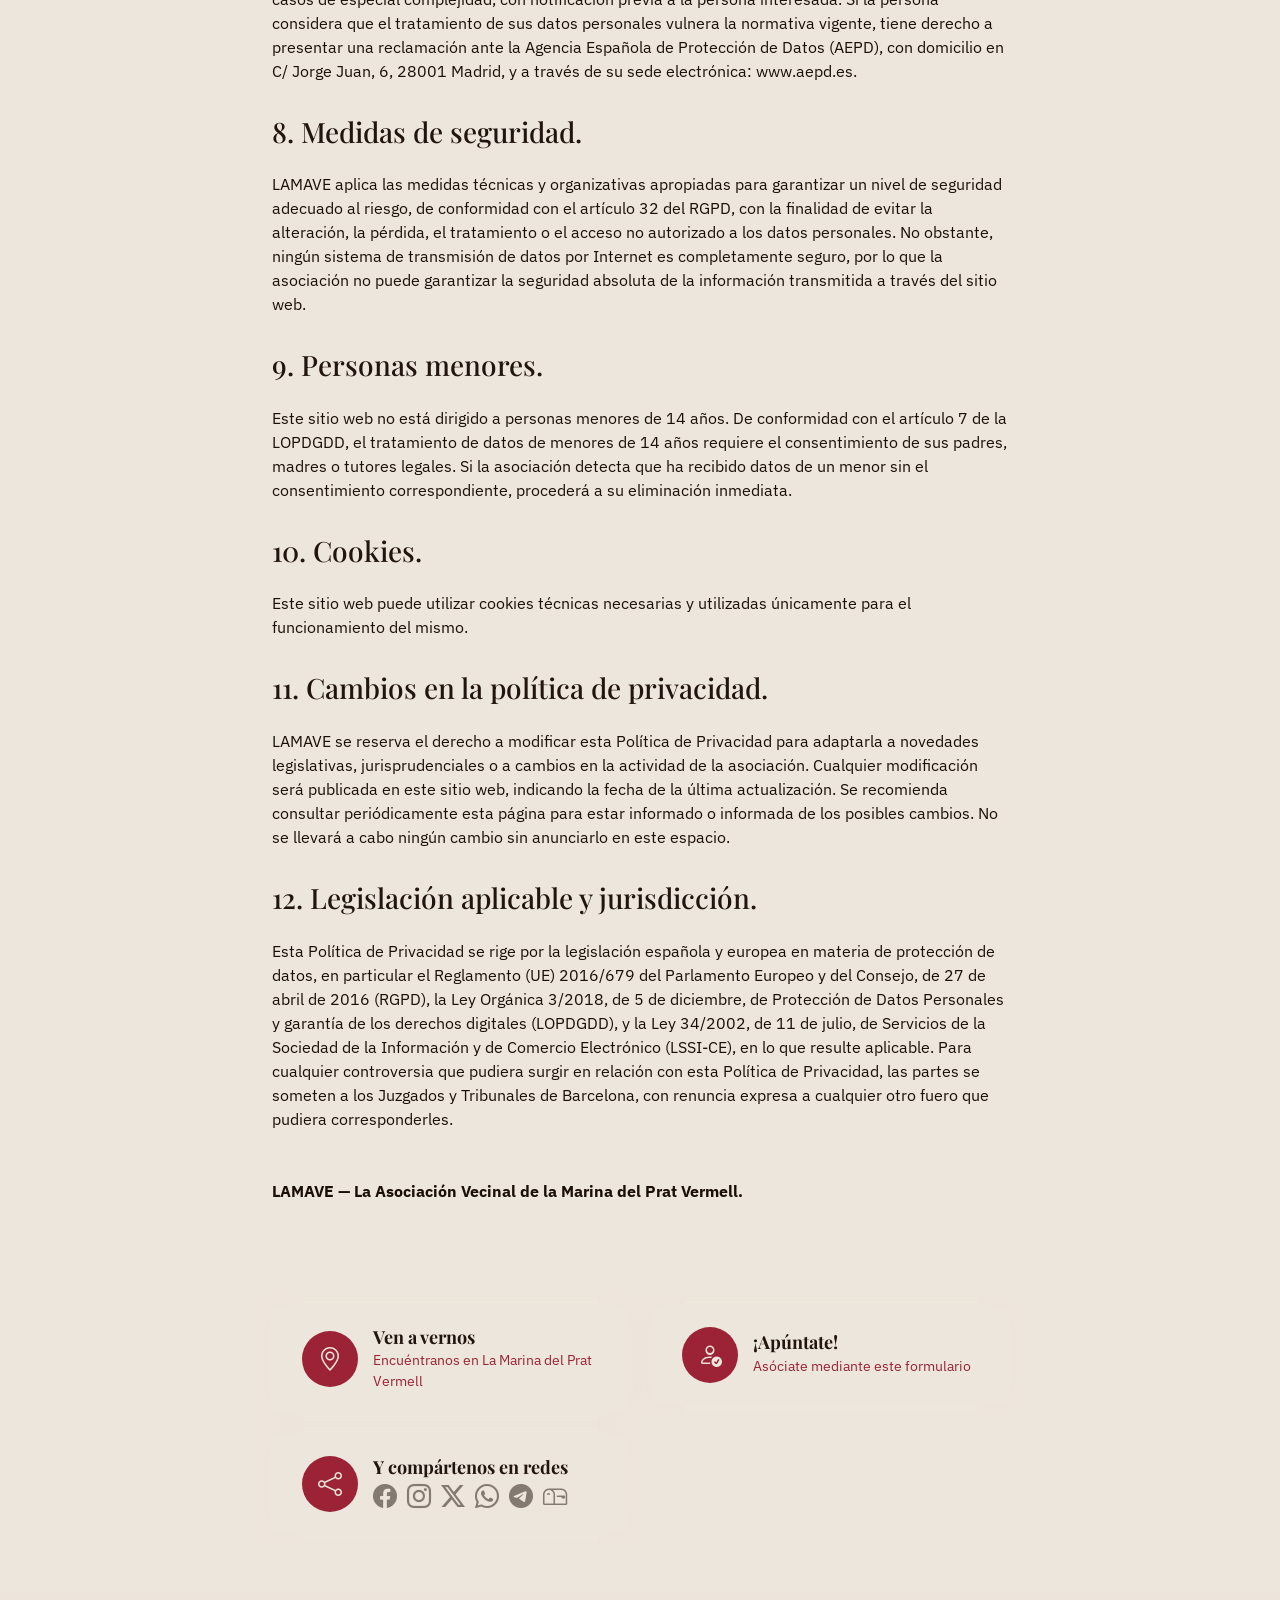
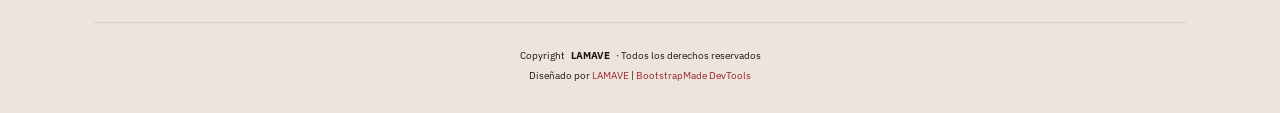
<file: privacy.html>
<!DOCTYPE html>
<html lang="es">

<head>
  <meta charset="utf-8">
  <meta content="width=device-width, initial-scale=1.0" name="viewport">
  <title>Privacidad | LAMAVE</title>
  <meta name="description" content="Página con la política de privacidad de LAMAVE, La Asociación Vecinal de La Marina del Prat Vermell. Esperem els teus comentaris!.">
  <meta name="keywords" content="LAMAVE, asociación vecinal, política de privacidad, La Marina del Prat Vermell, Zona Franca">

  <!-- Favicons -->
  <link href="assets/img/favicon.png" rel="icon">
  <link href="assets/img/apple-touch-icon.png" rel="apple-touch-icon">

  <!-- Fonts -->
  <link href="https://fonts.googleapis.com" rel="preconnect">
  <link href="https://fonts.gstatic.com" rel="preconnect" crossorigin>
  <link href="https://fonts.googleapis.com/css2?family=Playfair+Display:ital,wght@0,400;0,700;0,900;1,400;1,700&family=IBM+Plex+Sans:ital,wght@0,300;0,400;0,600;0,700;1,300;1,400&display=swap" rel="stylesheet">
  
  <!-- Vendor CSS Files -->
  <link href="assets/vendor/bootstrap/css/bootstrap.min.css" rel="stylesheet">
  <link href="assets/vendor/bootstrap-icons/bootstrap-icons.css" rel="stylesheet">
  <link href="assets/vendor/aos/aos.css" rel="stylesheet">
  <link href="assets/vendor/swiper/swiper-bundle.min.css" rel="stylesheet">
  <link href="assets/vendor/glightbox/css/glightbox.min.css" rel="stylesheet">

  <!-- Main CSS File -->
  <link href="assets/css/lamave-light.css" rel="stylesheet">
  <!-- <link href="assets/css/main.css" rel="stylesheet"> -->

  <!-- =======================================================
  * Template Name: Personal
  * Template URL: https://bootstrapmade.com/personal-free-resume-bootstrap-template/
  * Updated: Mar 05 2025 with Bootstrap v5.3.3
  * Author: BootstrapMade.com
  * License: https://bootstrapmade.com/license/
  ======================================================== -->
</head>

<body class="contact-page">

  <header id="header" class="header d-flex align-items-center fixed-top">
    <div class="container-fluid container-xl position-relative d-flex align-items-center justify-content-between">

      <!-- <a href="index.html" class="logo d-flex align-items-center"> -->
     <a href="index.html" class="logo d-flex"> 
        <!-- Uncomment the line below if you also wish to use an image logo -->
        <!-- <img src="assets/img/logo.webp" alt=""> -->
        <h2>LA</h2><h1>MAVE</h1>
        <!-- <h1 class="sitename">LAMAVE</h1> -->
      </a>

      <nav id="navmenu" class="navmenu">
        <ul>
           <!-- <li><a href="index.html">Portada</a></li> -->
          <li><a href="about.html">La Asociación</a></li>
          <!-- <li><a href="history.html">Historia</a></li> -->
          <li><a href="groups.html">Grupos de trabajo</a></li>
          <li><a href="docs.html">Documentos</a></li>
          <!-- <li class="dropdown"><a href="#"><span>Dropdown</span> <i class="bi bi-chevron-down toggle-dropdown"></i></a>
            <ul>
              <li><a href="#">Dropdown 1</a></li>
              <li class="dropdown"><a href="#"><span>Deep Dropdown</span> <i class="bi bi-chevron-down toggle-dropdown"></i></a>
                <ul>
                  <li><a href="#">Deep Dropdown 1</a></li>
                  <li><a href="#">Deep Dropdown 2</a></li>
                  <li><a href="#">Deep Dropdown 3</a></li>
                  <li><a href="#">Deep Dropdown 4</a></li>
                  <li><a href="#">Deep Dropdown 5</a></li>
                </ul>
              </li>
              <li><a href="#">Dropdown 2</a></li>
              <li><a href="#">Dropdown 3</a></li>
              <li><a href="#">Dropdown 4</a></li>
            </ul>
          </li> -->
          <li><a href="join.html">Participación</a></li>
          <li><a href="contact.html">Contacto</a></li>
          <li><a href="https://lamave.cat/privacy.html">(.CAT)</a></li>
        </ul>
        <i class="mobile-nav-toggle d-xl-none bi bi-list"></i>
      </nav>

    </div>
  </header>

  <main class="main">

    <!-- Page Title -->
    <div class="page-title" data-aos="fade">
      <div class="heading">
        <div class="container">
          <div class="row d-flex justify-content-center text-center">
            <div class="col-lg-8">
              <h1>Protección de datos</h1>
              <p class="mb-0">La Asociación Vecinal de la Marina del Prat Vermell (LAMAVE), inscrita en el Registro de Asociaciones de Barcelona con el núm. 79411, trata los datos recibidos con la única finalidad de gestionar las solicitudes de información y participación y, en su caso, el alta como socio o socio, mantener el libro de registro de socios (art. 23 de los Estatutos) y enviar convocatorias e información de la asociación (art. 11.2 de los Estatutos). Al contactarnos, autorizas el tratamiento de tus datos para estos fines. Puedes ejercer tus derechos de acceso, rectificación, supresión y oposición escribiéndonos un mensaje a través de nuestro <a href="contact.html" target="_blank" rel="noopener">formulario de contacto</a>.</p>
            </div>
          </div>
        </div>
      </div>
      <nav class="breadcrumbs">
        <div class="container">
          <ol>
            <li><a href="index.html">Portada</a></li>
            <li class="current">Política de privacidad</li>
          </ol>
        </div>
      </nav>
    </div><!-- End Page Title -->

    <!-- Contact Section -->
    <section id="contact" class="contact section">

      <div class="container" data-aos="fade-up" data-aos-delay="100">
	  <div class="row gy-4 justify-content-center">   
		<div class="col-lg-8 content">
		
		<p class="py-3"><strong>Última actualización:</strong> agosto del 2026.</p>
		
		<h3>1. Responsable del tratamiento.</h3>
		<p class="py-3">En cumplimiento del artículo 13 del Reglamento (UE) 2016/679 del Parlamento Europeo y del Consejo, de 27 de abril de 2016, relativo a la protección de las personas físicas en lo que respecta al tratamiento de datos personales y a la libre circulación de estos datos (en adelante, RGPD), y de la Ley Orgánica 3/2018, de 5 de diciembre, de Protección de Datos Personales y garantía de los derechos digitales (en adelante, LOPDGDD), se informa que el responsable del tratamiento de los datos personales recogidos a través de este sitio web es:
		</p>
		<div class="row">
          <div class="col-lg-6">
            <ul>
              <li><strong>Denominación:</strong> <span>LAMAVE - L'Associació Veïnal de la Marina del Prat Vermell</span></li>
            </ul>
          </div>
          <div class="col-lg-6">
            <ul>
              <li><strong>Número de registro oficial:</strong> <span>79411</span></li>
              <li><strong>Página web:</strong> <span><a href="index.html" target="_blank" rel="noopener">www.lamave.cat</a></span></li>
              <li><strong>Email:</strong> <span><a href="contact.html" target="_blank" rel="noopener">formulario de contacto</a></span></li>   
            </ul>
          </div>
        </div>
        
        <h3>2. Datos personales que se recogen.</h3>
		<p class="py-3">A través de este sitio web se pueden recoger las categorías de datos personales asociadas al formulario de contacto (nombre, apellidos y dirección de correo electrónico, así como cualquier información personal que el usuario o usuaria incluya libremente en el mensaje) y al formulario de afiliación (nombre, apellidos, documento o número de identidad, dirección postal, dirección de correo electrónico y, en su caso, número de teléfono de contacto). No se recoge ningún tipo de dato de navegación (por ejemplo, datos de uso del sitio web) ni similares recogidos mediante cookies técnicas. Por supuesto, en ningún caso se recogen datos especialmente protegidos, como pueden ser datos de salud, ideología, afiliación sindical, origen étnico, religión u orientación sexual, salvo que el propio usuario o usuaria los facilite voluntariamente en el campo de texto libre de los diferentes formularios, lo que os pedimos encarecidamente que no hagáis.</p>
        
        <h3>3. Finalidad del tratamiento.</h3>
		<p class="py-3">Los datos personales facilitados serán tratados con las finalidades de 1. atender y gestionar las consultas, solicitudes de información o comunicaciones enviadas por las personas usuarias, y darles respuesta, 2. gestionar el proceso de alta como socio o socia de la LAMAVE, incluyendo el mantenimiento del registro de personas asociadas, la comunicación de actividades, asambleas y convocatorias, y 3. enviar información sobre las actividades, campañas, asambleas, acciones vecinales y comunicados de la LAMAVE.</p>
		
        <h3>4. Base jurídica.</h3>
		<p class="py-3">El tratamiento de los datos personales se realiza al amparo de las bases jurídicas, de conformidad con el artículo 6 del RGPD, del consentimiento expreso de la persona interesada, manifestado mediante el envío voluntario del formulario (art. 6.1.a RGPD), la ejecución de la relación contractual o cuasi-contractual derivada de la condición de socio o socia de la asociación (art. 6.1.b RGPD), así como el cumplimiento de las obligaciones legales aplicables a las asociaciones (art. 6.1.c RGPD), el consentimiento expreso otorgado por la persona interesada en el momento del alta o en cualquier momento posterior (art. 6.1.a RGPD). Este consentimiento puede ser retirado en cualquier momento sin que ello afecte a la licitud del tratamiento previo. Interés legítimo: en determinados casos, el tratamiento podrá ampararse en el interés legítimo de la asociación para la defensa de los derechos e intereses de los vecinos y vecinas del barrio de la Marina del Prat Vermell (art. 6.1.f RGPD), siempre que dicho interés no prevalezca sobre los derechos y libertades fundamentales de las personas interesadas.</p>
        
        <h3>5. Plazo de conservación de los datos.</h3>
		<p class="py-3">Los datos personales serán conservados durante el tiempo estrictamente necesario para la finalidad para la que fueron recogidos, y en todo caso durante los plazos legalmente exigibles. Los datos recibidos a través del formulario de contacto se conservarán durante el tiempo necesario para atender la consulta y, una vez resuelta, durante un plazo máximo de 1 año, salvo que exista alguna obligación legal que exija una conservación superior. Los datos de socios y socias se conservarán mientras la persona mantenga la condición de asociada y, una vez causen baja, durante un plazo de 5 años a efectos de responsabilidades legales derivadas de la relación asociativa, de conformidad con los plazos generales de prescripción del Código Civil. Los datos de comunicaciones se conservarán hasta que la persona retire su consentimiento o solicite la supresión de sus datos. Transcurridos los plazos indicados, los datos serán eliminados de forma segura o, en su caso, anonimizados.</p>
        
        <h3>6. Destinatarios y cesiones de datos.</h3>
		<p class="py-3">Los datos personales no serán cedidos ni comunicados a terceros, salvo en los supuestos de obligación legal (cuando una norma jurídica así lo exija; por ejemplo, con el requerimiento de una autoridad pública o judicial), de los proveedores de servicios tecnológicos que tratan datos por cuenta de la LAMAVE (por ejemplo, la plataforma de formularios utilizada para el formulario de contacto, actualmente Framaforms, o el proveedor de los correos electrónicos). Estos proveedores están sujetos a las obligaciones establecidas en el RGPD y localizados en Europa, prohibiendo las transferencias internacionales de datos a países fuera del Espacio Económico Europeo (EEE) sin las garantías adecuadas establecidas en el RGPD, salvo que los proveedores de servicios tecnológicos contratados dispongan de las certificaciones o salvaguardias correspondientes como Cláusulas Contractuales Tipo aprobadas por la Comisión Europea.</p>
        
        <h3>7. Derechos de las personas interesadas.</h3>
		<p class="py-3">De conformidad con los artículos 15 a 22 del RGPD y los artículos 12 a 18 de la LOPDGDD, las personas interesadas tienen derecho a:</p>
		
		<ul>
		<li><strong>Acceso:</strong> <span>conocer qué datos personales suyos están en posesión de LAMAVE.</span></li> 
		<li><strong>Rectificación:</strong> <span>solicitar la corrección de datos inexactos o incompletos.</span></li> 
		<li><strong>Supresión ("derecho al olvido"):</strong> <span>solicitar la eliminación de sus datos cuando, entre otros motivos, ya no sean necesarios para la finalidad para la que fueron recogidos.</span></li> 
		<li><strong>Limitación del tratamiento:</strong> <span>solicitar que se suspenda el tratamiento de sus datos en determinadas circunstancias.</span></li> 
		<li><strong>Portabilidad:</strong> <span>recibir sus datos personales en un formato estructurado, de uso común y lectura mecánica.</span></li> 
		<li><strong>Oposición:</strong> <span>oponerse al tratamiento de sus datos por motivos relacionados con su situación particular, cuando el tratamiento esté basado en el interés legítimo del responsable.</span></li> 
		<li><strong>Retirada del consentimiento:</strong> <span>retirar en cualquier momento el consentimiento previamente otorgado, sin que ello afecte a la licitud del tratamiento basado en el consentimiento previo a su retirada.</span></li> 
        </ul>

		<p class="py-3">Las personas interesadas pueden ejercer sus derechos enviando una comunicación escrita mediante el <a href="contact.html" target="_blank" rel="noopener">formulario de contacto</a>, indicando claramente el derecho que desean ejercer. Se podrá solicitar una copia del DNI/NIE u otro documento identificativo para verificar que la persona que ejerce ese derecho es realmente la titular de los datos. LAMAVE responderá a las solicitudes en el plazo máximo de un mes a partir de la recepción de la solicitud, plazo que podrá prorrogarse dos meses más en casos de especial complejidad, con notificación previa a la persona interesada. Si la persona considera que el tratamiento de sus datos personales vulnera la normativa vigente, tiene derecho a presentar una reclamación ante la Agencia Española de Protección de Datos (AEPD), con domicilio en C/ Jorge Juan, 6, 28001 Madrid, y a través de su sede electrónica: www.aepd.es.</p>
        
        <h3>8. Medidas de seguridad.</h3>
		<p class="py-3">LAMAVE aplica las medidas técnicas y organizativas apropiadas para garantizar un nivel de seguridad adecuado al riesgo, de conformidad con el artículo 32 del RGPD, con la finalidad de evitar la alteración, la pérdida, el tratamiento o el acceso no autorizado a los datos personales. No obstante, ningún sistema de transmisión de datos por Internet es completamente seguro, por lo que la asociación no puede garantizar la seguridad absoluta de la información transmitida a través del sitio web.</p>
        
        <h3>9. Personas menores.</h3>
		<p class="py-3">Este sitio web no está dirigido a personas menores de 14 años. De conformidad con el artículo 7 de la LOPDGDD, el tratamiento de datos de menores de 14 años requiere el consentimiento de sus padres, madres o tutores legales. Si la asociación detecta que ha recibido datos de un menor sin el consentimiento correspondiente, procederá a su eliminación inmediata.</p>
        
        <h3>10. Cookies.</h3>
		<p class="py-3">Este sitio web puede utilizar cookies técnicas necesarias y utilizadas únicamente para el funcionamiento del mismo.</p>
        
        <h3>11. Cambios en la política de privacidad.</h3>
		<p class="py-3">LAMAVE se reserva el derecho a modificar esta Política de Privacidad para adaptarla a novedades legislativas, jurisprudenciales o a cambios en la actividad de la asociación. Cualquier modificación será publicada en este sitio web, indicando la fecha de la última actualización. Se recomienda consultar periódicamente esta página para estar informado o informada de los posibles cambios. No se llevará a cabo ningún cambio sin anunciarlo en este espacio.</p>
        
        <h3>12. Legislación aplicable y jurisdicción.</h3>
		<p class="py-3">Esta Política de Privacidad se rige por la legislación española y europea en materia de protección de datos, en particular el Reglamento (UE) 2016/679 del Parlamento Europeo y del Consejo, de 27 de abril de 2016 (RGPD), la Ley Orgánica 3/2018, de 5 de diciembre, de Protección de Datos Personales y garantía de los derechos digitales (LOPDGDD), y la Ley 34/2002, de 11 de julio, de Servicios de la Sociedad de la Información y de Comercio Electrónico (LSSI-CE), en lo que resulte aplicable. Para cualquier controversia que pudiera surgir en relación con esta Política de Privacidad, las partes se someten a los Juzgados y Tribunales de Barcelona, con renuncia expresa a cualquier otro fuero que pudiera corresponderles.</p>
		
		<p class="py-3"><strong>LAMAVE — La Asociación Vecinal de la Marina del Prat Vermell.</strong></p>
        
		<div class="row gy-4">

		  <div class="col-md-6">
		  </div>
		  <div class="col-md-6">
		  </div>
		  <div class="col-md-6">
		  </div>
		  <div class="col-md-6">
		  </div>
		  <div class="col-md-6">
		  </div>
		  <div class="col-md-6">
		  </div>

          <div class="col-md-6">
            <div class="info-item d-flex align-items-center" data-aos="fade-up" data-aos-delay="200">
              <i class="icon bi bi-geo-alt flex-shrink-0"></i>
              <div>
                <h3>Ven a vernos</h3>
                <p><a href="https://www.openstreetmap.org/?#map=14/41.34498/2.13246" target="_blank" rel="noopener">Encuéntranos en La Marina del Prat Vermell</a></p>
                <!-- <p><a href="https://maps.app.goo.gl/Jzmtj1QyZLxCrCLJ9" target="_blank" rel="noopener">Trobans a La Marina del Prat Vermell</a></p> -->
              </div>
            </div>
          </div><!-- End Info Item -->

          <!-- <div class="col-md-6">
            <div class="info-item d-flex align-items-center" data-aos="fade-up" data-aos-delay="300">
              <i class="icon bi bi-telephone flex-shrink-0"></i>
              <div>
                <h3>Estate al dia</h3>
                <p><a href="https://chat.whatsapp.com/FPthwAiU5uEBCdHUXamUTn" target="_blank" rel="noopener">Entra al grupo de whatsapp</a></p>
              </div>
            </div>
          </div> --><!-- End Info Item -->

          <div class="col-md-6">
            <div class="info-item d-flex align-items-center" data-aos="fade-up" data-aos-delay="400">
              <i class="icon bi bi-person-check flex-shrink-0"></i>
              <div>
                <h3>¡Apúntate!</h3>
                <p><a href="join.html" target="_blank" rel="noopener">Asóciate mediante este formulario</a></p>
              </div>
            </div>
          </div><!-- End Info Item -->

          <div class="col-md-6">
            <div class="info-item d-flex align-items-center" data-aos="fade-up" data-aos-delay="500">
              <i class="icon bi bi-share flex-shrink-0"></i>
              <div>
                <h3>Y compártenos en redes</h3>
                <div class="social-links">
                  <a href="https://www.facebook.com/sharer/sharer.php?u=https://lamave.es/contact.html" target="_blank" rel="noopener"><i class="bi bi-facebook"></i></a>
                  <a href="https://www.instagram.com/" target="_blank" rel="noopener"><i class="bi bi-instagram" ></i></a>
                  <a href="https://twitter.com/intent/tweet?text=¡Échale un vistazo! &url=https://lamave.es/contact.html" target="_blank" rel="noopener"><i class="bi bi-twitter-x"></i></a>
                  <a href="https://wa.me/?text=Échale%20un%20vistazo:%20https://lamave.es/contact.html" target="_blank" rel="noopener"><i class="bi bi-whatsapp"></i></a>
                  <a href="https://t.me/share/url?url=https://lamave.es/contact.html&text=¡Échale%20un%20vistazo!%20" target="_blank" rel="noopener"><i class="bi bi-telegram"></i></a>
                  <!-- <a href="https://linkedin.com/sharing/share-offsite/?url=https://lamave.cat/join.html" target="_blank" rel="noopener"><i class="bi bi-linkedin"></i></a> -->
                  <a href="mailto:?subject=LAMAVE, asociación vecinal!&body=Échale un vistazo: https://lamave.es/contact.html" target="_blank" rel="noopener"><i class="bi bi-mailbox" ></i></a>
                </div>
              </div>
            </div>
          </div><!-- End Info Item -->

        </div>

        <!-- <form action="forms/contact.php" method="post" class="php-email-form" data-aos="fade-up" data-aos-delay="600">
          <div class="row gy-4">

            <div class="col-md-6">
              <input type="text" name="name" class="form-control" placeholder="Your Name" required="">
            </div>

            <div class="col-md-6 ">
              <input type="email" class="form-control" name="email" placeholder="Your Email" required="">
            </div>

            <div class="col-md-12">
              <input type="text" class="form-control" name="subject" placeholder="Subject" required="">
            </div>

            <div class="col-md-12">
              <textarea class="form-control" name="message" rows="6" placeholder="Message" required=""></textarea>
            </div>

            <div class="col-md-12 text-center">
              <div class="loading">Loading</div>
              <div class="error-message"></div>
              <div class="sent-message">Your message has been sent. Thank you!</div>

              <button type="submit">Send Message</button>
            </div>

          </div>
        </form>-->

      </div>
      </div>

    </section><!-- /Contact Section -->

  </main>

<footer id="footer" class="footer dark-background">
    <div class="container">

      <div class="container">
        <div class="copyright">
          <span>Copyright</span> <strong class="px-1 sitename">LAMAVE</strong> <span>·  Todos los derechos reservados</span>
        </div>
        <div class="credits">
          <!-- All the links in the footer should remain intact. -->
          <!-- You can delete the links only if you've purchased the pro version. -->
          <!-- Licensing information: https://bootstrapmade.com/license/ -->
          <!-- Purchase the pro version with working PHP/AJAX contact form: [buy-url] -->
          Diseñado por <a href="https://lamave.es/">LAMAVE</a> | <a href="https://bootstrapmade.com/">BootstrapMade</a> <a href="https://bootstrapmade.com/tools/">DevTools</a>
        </div>
      </div>
    </div>
  </footer>

  <!-- Scroll Top -->
  <a href="#" id="scroll-top" class="scroll-top d-flex align-items-center justify-content-center"><i class="bi bi-arrow-up-short"></i></a>

  <!-- Preloader -->
  <div id="preloader"></div>

  <!-- Vendor JS Files -->
  <script src="assets/vendor/bootstrap/js/bootstrap.bundle.min.js"></script>
  <!-- <script src="assets/vendor/php-email-form/validate.js"></script> -->
  <script src="assets/vendor/aos/aos.js"></script>
  <script src="assets/vendor/typed.js/typed.umd.js"></script>
  <script src="assets/vendor/purecounter/purecounter_vanilla.js"></script>
  <script src="assets/vendor/waypoints/noframework.waypoints.js"></script>
  <script src="assets/vendor/swiper/swiper-bundle.min.js"></script>
  <script src="assets/vendor/glightbox/js/glightbox.min.js"></script>
  <script src="assets/vendor/imagesloaded/imagesloaded.pkgd.min.js"></script>
  <script src="assets/vendor/isotope-layout/isotope.pkgd.min.js"></script>

  <!-- Main JS File -->
  <script src="assets/js/main.js"></script>

</body>

</html>
</file>
<file: assets/css/lamave-light.css>
/**
* LAMAVE — Brand Style Adaptation
* Based on: Personal Template (BootstrapMade)
* Version: Light palette
* Brand: LAMAVE · La Asociación Vecinal de la Marina del Prat Vermell
* ─────────────────────────────────────────────────────────────────────────────
* COLOUR MAPPING (original → LAMAVE light)
*   #000000              → #EDE6DC  (background)
*   #1a1a1a              → #E8E0D5  (surface)
*   #343434              → #E3DACE  (light-background surface)
*   #fafafa              → #1A1008  (default text)
*   #ffffff              → #221510  (headings) --> OTHER POSSIBILITY #FFFFFF
*   #18d26e              → #9B2335  (accent)
*   rgba(0,0,0,0)        → rgba(237,230,220,0)
*   rgba(0,0,0,0.1)      → rgba(237,230,220,0.1)
*   rgba(0,0,0,0.6)      → rgba(237,230,220,0.6)
*   rgba(0,0,0,0.8)      → rgba(237,230,220,0.8)
*   rgba(15,15,15,0.975) → rgba(237,230,220,0.975)
*   rgba(255,255,255,0.8)→ rgba(26,16,8,0.8) --> CHANGED FROM rgba(34,21,16,0.8)
*   rgba(33,37,41,0.03)  → rgba(232,224,213,0.03)
*   rgba(33,37,41,0.1)   → rgba(232,224,213,0.1)
*   rgba(33,37,41,0.8)   → rgba(232,224,213,0.8)
*   #df1529 (error)      → #9B2335 --> CHANGED FROM #df1529 (kept — functional UI color)
*   #059652 (success)    → #E3DACE --> CHANGED FROM #059652 (kept — functional UI color)
* ─────────────────────────────────────────────────────────────────────────────
* FONT MAPPING (original → LAMAVE)
*   Roboto (body)        → IBM Plex Sans
*   Raleway (headings)   → Playfair Display
*   Poppins (nav)        → IBM Plex Sans
* ─────────────────────────────────────────────────────────────────────────────
*/

@import url('https://fonts.googleapis.com/css2?family=Playfair+Display:ital,wght@0,400;0,700;0,900;1,400;1,700&family=IBM+Plex+Sans:ital,wght@0,300;0,400;0,600;1,300;1,400&display=swap');

/*--------------------------------------------------------------
# Font & Color Variables
--------------------------------------------------------------*/
:root {
  --default-font: "IBM Plex Sans", system-ui, -apple-system, "Segoe UI", "Helvetica Neue", Arial, sans-serif, "Apple Color Emoji", "Segoe UI Emoji", "Segoe UI Symbol";
  --heading-font: "Playfair Display", serif;
  --nav-font: "IBM Plex Sans", sans-serif;
}

/* Global Colors */
:root {
  --background-color: #EDE6DC;
  --default-color: #1A1008;
  --heading-color: #221510;
  --accent-color: #9B2335;
  --surface-color: #E8E0D5;
  --contrast-color: #EDE6DC;
}

/* Nav Menu Colors */
:root {
  --nav-color: #1A1008;
  --nav-hover-color: #9B2335;
  --nav-mobile-background-color: #E8E0D5;
  --nav-dropdown-background-color: #E8E0D5;
  --nav-dropdown-color: #1A1008;
  --nav-dropdown-hover-color: #9B2335;
}

/* Color Presets */
.light-background {
  --background-color: #E8E0D5;
  --surface-color: #E3DACE;
}

.dark-background {
  --background-color: rgba(237, 230, 220, 0.975);
  --default-color: #221510;
  --heading-color: #221510;
  --surface-color: rgba(232, 224, 213, 0.98);
  --contrast-color: #EDE6DC;
}

/* Smooth scroll */
:root {
  scroll-behavior: smooth;
}

/*--------------------------------------------------------------
# General Styling & Shared Classes
--------------------------------------------------------------*/
body {
  color: var(--default-color);
  background-color: var(--background-color);
  font-family: var(--default-font);
  font-weight: 400; /* 300;*/
}

a {
  color: var(--accent-color);
  text-decoration: none;
  transition: 0.3s;
}

a:hover {
  color: color-mix(in srgb, var(--accent-color), transparent 25%);
  text-decoration: none;
}

h1,
h2,
h3,
h4,
h5,
h6 {
  color: var(--heading-color);
  font-family: var(--heading-font);
}

/* PHP Email Form Messages */
.php-email-form .error-message {
  display: none;
  background: #9B2335; /* #df1529;*/
  color: #221510;
  text-align: left;
  padding: 15px;
  margin-bottom: 24px;
  font-weight: 700; /*600;*/
}

.php-email-form .sent-message {
  display: none;
  background: #E3DACE; /* #059652;*/
  color: #221510;
  text-align: center;
  padding: 15px;
  margin-bottom: 24px;
  font-weight: 700; /*600;*/
}

.php-email-form .loading {
  display: none;
  background: var(--surface-color);
  text-align: center;
  padding: 15px;
  margin-bottom: 24px;
}

.php-email-form .loading:before {
  content: "";
  display: inline-block;
  border-radius: 50%;
  width: 24px;
  height: 24px;
  margin: 0 10px -6px 0;
  border: 3px solid var(--accent-color);
  border-top-color: var(--surface-color);
  animation: php-email-form-loading 1s linear infinite;
}

@keyframes php-email-form-loading {
  0%   { transform: rotate(0deg); }
  100% { transform: rotate(360deg); }
}

/*--------------------------------------------------------------
# Global Header
--------------------------------------------------------------*/
.header {
  --background-color: rgba(237, 230, 220, 0);
  color: var(--default-color);
  background-color: var(--background-color);
  padding: 15px 0;
  transition: all 0.5s;
  z-index: 997;
}

.header .logo {
  line-height: 1;
  display : flex;                   /* NEW! */
  align-items: baseline;            /* NEW! */
}

.header .logo img {
  max-height: 32px;
  margin-right: 8px;
}

.header .logo h1 {
  margin: 0;
  font-size: 48px;                  /* 30px; */
  font-weight: 900;                 /* 700; */
  font-family: var(--heading-font); /* NEW! */
  color: var(--heading-color);
}

.header .logo h2 {                  /* NEW! */
  margin: 0;                        /* NEW! */
  font-size: 32px;                  /* NEW! */
  font-weight: 700;                 /* NEW! */
  font-family: var(--heading-font); /* NEW! */
  color: var(--heading-color);      /* NEW! */
}                                   /* NEW! */

.scrolled .header {
  box-shadow: 0px 0 18px rgba(237, 230, 220, 0.1);
}

/* Global Header on Scroll */
.scrolled .header {
  --background-color: rgba(237, 230, 220, 0.8);
}

/*--------------------------------------------------------------
# Navigation Menu
--------------------------------------------------------------*/
/* Desktop Navigation */
@media (min-width: 1200px) {
  .navmenu {
    padding: 0;
  }

  .navmenu ul {
    margin: 0;
    padding: 0;
    display: flex;
    list-style: none;
    align-items: center;
  }

  .navmenu li {
    position: relative;
  }

  .navmenu>ul>li {
    white-space: nowrap;
    padding: 15px 14px;
  }

  .navmenu>ul>li:last-child {
    padding-right: 0;
  }

  .navmenu a,
  .navmenu a:focus {
    color: var(--nav-color);
    font-size: 16px; /* 15px; */
    padding: 0 2px;
    font-family: var(--nav-font);
    font-weight: 400;
    display: flex;
    align-items: center;
    justify-content: space-between;
    white-space: nowrap;
    transition: 0.3s;
    position: relative;
  }

  .navmenu a i,
  .navmenu a:focus i {
    font-size: 14px; /* 12px; */
    line-height: 0;
    margin-left: 5px;
    transition: 0.3s;
  }

  .navmenu>ul>li>a:before {
    content: "";
    position: absolute;
    height: 2px;
    bottom: -6px;
    left: 0;
    background-color: var(--nav-hover-color);
    visibility: hidden;
    width: 0px;
    transition: all 0.3s ease-in-out 0s;
  }

  .navmenu a:hover:before,
  .navmenu li:hover>a:before,
  .navmenu .active:before {
    visibility: visible;
    width: 25px;
  }

  .navmenu li:hover>a,
  .navmenu .active,
  .navmenu .active:focus {
    color: var(--nav-hover-color);
  }

  .navmenu .dropdown ul {
    margin: 0;
    padding: 10px 0;
    background: var(--nav-dropdown-background-color);
    display: block;
    position: absolute;
    visibility: hidden;
    left: 14px;
    top: 130%;
    opacity: 0;
    transition: 0.3s;
    border-radius: 4px;
    z-index: 99;
    box-shadow: 0px 0px 30px rgba(237, 230, 220, 0.1);
  }

  .navmenu .dropdown ul li {
    min-width: 200px;
  }

  .navmenu .dropdown ul a {
    padding: 10px 20px;
    font-size: 16px; /* 15px; */
    text-transform: none;
    color: var(--nav-dropdown-color);
  }

  .navmenu .dropdown ul a i {
    font-size: 14px; /* 12px; */
  }

  .navmenu .dropdown ul a:hover,
  .navmenu .dropdown ul .active:hover,
  .navmenu .dropdown ul li:hover>a {
    color: var(--nav-dropdown-hover-color);
  }

  .navmenu .dropdown:hover>ul {
    opacity: 1;
    top: 100%;
    visibility: visible;
  }

  .navmenu .dropdown .dropdown ul {
    top: 0;
    left: -90%;
    visibility: hidden;
  }

  .navmenu .dropdown .dropdown:hover>ul {
    opacity: 1;
    top: 0;
    left: -100%;
    visibility: visible;
  }
}

/* Mobile Navigation */
@media (max-width: 1199px) {
  .mobile-nav-toggle {
    color: var(--nav-color);
    font-size: 24px; /* 28px; */
    line-height: 0;
    margin-right: 10px;
    cursor: pointer;
    transition: color 0.3s;
  }

  .navmenu {
    padding: 0;
    z-index: 9997;
  }

  .navmenu ul {
    display: none;
    list-style: none;
    position: absolute;
    inset: 60px 20px 20px 20px;
    padding: 10px 0;
    margin: 0;
    border-radius: 6px;
    background-color: var(--nav-mobile-background-color);
    border: 1px solid color-mix(in srgb, var(--default-color), transparent 90%);
    box-shadow: none;
    overflow-y: auto;
    transition: 0.3s;
    z-index: 9998;
  }

  .navmenu a,
  .navmenu a:focus {
    color: var(--nav-dropdown-color);
    padding: 10px 20px;
    font-family: var(--nav-font);
    font-size: 18px; /* 17px; */
    font-weight: 400;
    display: flex;
    align-items: center;
    justify-content: space-between;
    white-space: nowrap;
    transition: 0.3s;
  }

  .navmenu a i,
  .navmenu a:focus i {
    font-size: 14px; /* 12px; */
    line-height: 0;
    margin-left: 5px;
    width: 30px;
    height: 30px;
    display: flex;
    align-items: center;
    justify-content: center;
    border-radius: 50%;
    transition: 0.3s;
    background-color: color-mix(in srgb, var(--accent-color), transparent 90%);
  }

  .navmenu a i:hover,
  .navmenu a:focus i:hover {
    background-color: var(--accent-color);
    color: var(--contrast-color);
  }

  .navmenu a:hover,
  .navmenu .active,
  .navmenu .active:focus {
    color: var(--nav-dropdown-hover-color);
  }

  .navmenu .active i,
  .navmenu .active:focus i {
    background-color: var(--accent-color);
    color: var(--contrast-color);
    transform: rotate(180deg);
  }

  .navmenu .dropdown ul {
    position: static;
    display: none;
    z-index: 99;
    padding: 10px 0;
    margin: 10px 20px;
    background-color: var(--nav-dropdown-background-color);
    transition: all 0.5s ease-in-out;
  }

  .navmenu .dropdown ul ul {
    background-color: rgba(232, 224, 213, 0.1);
  }

  .navmenu .dropdown>.dropdown-active {
    display: block;
    background-color: rgba(232, 224, 213, 0.03);
  }

  .mobile-nav-active {
    overflow: hidden;
  }

  .mobile-nav-active .mobile-nav-toggle {
    color: #221510;
    position: absolute;
    font-size: 28px; /* 32px; */
    top: 15px;
    right: 15px;
    margin-right: 0;
    z-index: 9999;
  }

  .mobile-nav-active .navmenu {
    position: fixed;
    overflow: hidden;
    inset: 0;
    background: rgba(232, 224, 213, 0.8);
    transition: 0.3s;
  }

  .mobile-nav-active .navmenu>ul {
    display: block;
  }
}

/*--------------------------------------------------------------
# Global Footer
--------------------------------------------------------------*/
.footer {
  color: var(--default-color);
  background-color: var(--background-color);
  font-size: 10px; /* 14px; */
  text-align: center;
  padding: 30px 0;
  position: relative;
}

.footer h3 {
  font-size: 36px;
  font-weight: 700;
  position: relative;
  padding: 0;
  margin: 0 0 15px 0;
}

.footer p {
  font-size: 15px;
  font-style: italic;
  padding: 0;
  margin: 0 0 30px 0;
}

.footer .social-links {
  margin: 0 0 30px 0;
}

.footer .social-links a {
  font-size: 16px;
  display: flex;
  align-items: center;
  justify-content: center;
  background: var(--accent-color);
  color: var(--contrast-color);
  line-height: 1;
  margin: 0 4px;
  border-radius: 50%;
  text-align: center;
  width: 36px;
  height: 36px;
  transition: 0.3s;
}

.footer .social-links a:hover {
  background: color-mix(in srgb, var(--accent-color), transparent 20%);
  text-decoration: none;
}

.footer .copyright {
  padding-top: 25px;
  border-top: 1px solid color-mix(in srgb, var(--default-color), transparent 90%);
}

.footer .credits {
  font-size: 10px; /* 13px; */
  padding-top: 5px;
}

/*--------------------------------------------------------------
# Preloader
--------------------------------------------------------------*/
#preloader {
  position: fixed;
  inset: 0;
  z-index: 999999;
  overflow: hidden;
  background: var(--background-color);
  transition: all 0.6s ease-out;
}

#preloader:before {
  content: "";
  position: fixed;
  top: calc(50% - 30px);
  left: calc(50% - 30px);
  border: 6px solid #221510;
  border-color: var(--accent-color) transparent var(--accent-color) transparent;
  border-radius: 50%;
  width: 60px;
  height: 60px;
  animation: animate-preloader 1.5s linear infinite;
}

@keyframes animate-preloader {
  0%   { transform: rotate(0deg); }
  100% { transform: rotate(360deg); }
}

/*--------------------------------------------------------------
# Scroll Top Button
--------------------------------------------------------------*/
.scroll-top {
  position: fixed;
  visibility: hidden;
  opacity: 0;
  right: 15px;
  bottom: -15px;
  z-index: 99999;
  background-color: var(--accent-color);
  width: 44px;
  height: 44px;
  border-radius: 50px;
  transition: all 0.4s;
}

.scroll-top i {
  font-size: 16px; /* 24px; */
  color: var(--contrast-color);
  line-height: 0;
}

.scroll-top:hover {
  background-color: color-mix(in srgb, var(--accent-color), transparent 20%);
  color: var(--contrast-color);
}

.scroll-top.active {
  visibility: visible;
  opacity: 1;
  bottom: 15px;
}

/*--------------------------------------------------------------
# Disable aos animation delay on mobile devices
--------------------------------------------------------------*/
@media screen and (max-width: 768px) {
  [data-aos-delay] {
    transition-delay: 0 !important;
  }
}

/*--------------------------------------------------------------
# Global Page Titles & Breadcrumbs
--------------------------------------------------------------*/
.page-title {
  color: var(--default-color);
  background-color: var(--background-color);
  position: relative;
}

.page-title .heading {
  padding: 160px 0 80px 0;
  border-top: 1px solid color-mix(in srgb, var(--default-color), transparent 90%);
}

.page-title .heading h1 {
  font-size: 32px; /* 38px; */
  font-weight: 700;
}

.page-title nav {
  background-color: color-mix(in srgb, var(--default-color), transparent 90%);
  padding: 20px 0;
}

.page-title nav ol {
  display: flex;
  flex-wrap: wrap;
  list-style: none;
  margin: 0;
  font-size: 24px; /* 16px; */
  font-weight: 700; /* 600; */
}

.page-title nav ol li+li {
  padding-left: 10px;
}

.page-title nav ol li+li::before {
  content: "/";
  display: inline-block;
  padding-right: 10px;
  color: color-mix(in srgb, var(--default-color), transparent 70%);
}

/*--------------------------------------------------------------
# Global Sections
--------------------------------------------------------------*/
section,
.section {
  color: var(--default-color);
  background-color: var(--background-color);
  padding: 60px 0;
  scroll-margin-top: 100px;
  overflow: clip;
}

@media (max-width: 1199px) {
  section,
  .section {
    scroll-margin-top: 66px;
  }
}

/*--------------------------------------------------------------
# Global Section Titles
--------------------------------------------------------------*/
.section-title {
  padding-bottom: 60px;
  position: relative;
}

.section-title h2 {
  font-size: 16px; /* 14x; */
  font-weight: 700; /* 500; */
  padding: 0;
  line-height: 1px;
  margin: 0;
  letter-spacing: 1.5px;
  text-transform: uppercase;
  color: color-mix(in srgb, var(--default-color), transparent 50%);
  position: relative;
}

.section-title h2::after {
  content: "";
  width: 120px;
  height: 1px;
  display: inline-block;
  background: var(--accent-color);
  margin: 4px 10px;
}

.section-title div {
  color: var(--heading-color);
  margin: 0;
  font-size: 24px; /* 28px; */
  font-weight: 700;
  text-transform: uppercase;
  font-family: var(--heading-font);
}

/*--------------------------------------------------------------
# Hero Section
--------------------------------------------------------------*/
.hero {
  width: 100%;
  min-height: 100vh;
  position: relative;
  padding: 80px 0;
  display: flex;
  align-items: center;
  justify-content: center;
}

.hero img {
  position: absolute;
  inset: 0;
  display: block;
  width: 100%;
  height: 100%;
  object-fit: cover;
  z-index: 1;
}

.hero .container {
  position: relative;
  z-index: 3;
}

.hero .hero-title {                  /* NEW! */
  margin: 0;                         /* NEW! */
  display: flex;                     /* NEW! */
  align-items: baseline;             /* NEW! */
}                                    /* NEW! */

.hero .hero-title .mave {            /* NEW! */
  margin: 0;                         /* NEW! */
  font-size: 120px;                  /* NEW! */
  font-size: 7.2vw;					 /* NEW! */
  font-weight: 900;                  /* NEW! */
  font-family: var(--heading-font);  /* NEW! */
  color: var(--heading-color);       /* NEW! */
}                                    /* NEW! */

.hero .hero-title .la {              /* NEW! */
  margin: 0;                         /* NEW! */
  font-size: 80px;                   /* NEW! */
  font-size: 4.8vw; 				 /* NEW! */
  font-weight: 700;                  /* NEW! */
  font-family: var(--heading-font);  /* NEW! */
  color: var(--heading-color);       /* NEW! */
}                                    /* NEW! */

/* .hero h2 {
  margin: 0;
  font-size: 64px;
  font-weight: 700;
}*/

.hero p {
  margin: 5px 0 0 0;
  font-size: 20px;                   /* NEW! */
  font-size: 1.2vw; 			     /* NEW! */
  font-weight: 300;                  /* NEW! */
  font-family: var(--dafault-font);  /* NEW! */
  color: var(--default-color);       /* NEW! */
}

.hero p span {
  letter-spacing: 1px;
  border-bottom: 2px solid var(--accent-color);
}

.hero .social-links {
  margin-top: 25px;
}

.hero .social-links a {
  background-color: color-mix(in srgb, var(--default-color), transparent 90%);
  color: var(--default-color);
  font-size: 14px;
  width: 40px;
  height: 40px;
  border-radius: 50px;
  display: inline-flex;
  align-items: center;
  justify-content: center;
  margin-right: 20px;
  transition: 0.3s;
}

.hero .social-links a:hover {
  background-color: var(--accent-color);
}

@media (max-width: 768px) {
  /* .hero h2 { font-size: 32px; } */
  .hero .la { font-size: 36px; }         /* NEW! */
  .hero .mave { font-size: 24px; }       /* NEW! */
  .hero p  { font-size: 12px; }          /* 20px; } */
}

/*--------------------------------------------------------------
# About Section
--------------------------------------------------------------*/
.about .content h2 {
  font-weight: 700;
  font-size: 24px;
}

.about .content ul {
  list-style: none;
  padding: 0;
}

.about .content ul li {
  margin-bottom: 20px;
  display: flex;
  align-items: center;
}

.about .content ul strong {
  margin-right: 10px;
}

.about .content ul i {
  font-size: 16px;
  margin-right: 5px;
  color: var(--accent-color);
  line-height: 0;
}

/*--------------------------------------------------------------
# Stats Section
--------------------------------------------------------------*/
.stats i {
  background-color: var(--surface-color);
  color: var(--accent-color);
  box-shadow: 0px 2px 25px rgba(237, 230, 220, 0.1);
  width: 54px;
  height: 54px;
  font-size: 24px;
  border-radius: 50px;
  border: 2px solid var(--background-color);
  display: inline-flex;
  align-items: center;
  justify-content: center;
  position: relative;
  z-index: 1;
}

.stats .stats-item {
  background-color: var(--surface-color);
  margin-top: -27px;
  padding: 30px 30px 25px 30px;
  width: 100%;
  position: relative;
  text-align: center;
  box-shadow: 0px 2px 35px rgba(237, 230, 220, 0.1);
  border-radius: 4px;
  z-index: 0;
}

.stats .stats-item span {
  font-size: 36px;
  display: block;
  font-weight: 700;
  color: color-mix(in srgb, var(--default-color), transparent 20%);
}

.stats .stats-item p {
  padding: 0;
  margin: 0;
  font-family: var(--heading-font);
  font-size: 16px;
}

/*--------------------------------------------------------------
# Skills Section
--------------------------------------------------------------*/
.skills .progress {
  height: 60px;
  display: block;
  background: none;
  border-radius: 0;
}

.skills .progress .skill {
  color: var(--heading-color);
  padding: 0;
  margin: 0 0 6px 0;
  text-transform: uppercase;
  display: block;
  font-weight: 700; /* 600; */
  font-family: var(--heading-font);
}

.skills .progress .skill .val {
  float: right;
  font-style: normal;
}

.skills .progress-bar-wrap {
  background: color-mix(in srgb, var(--default-color), transparent 90%);
  height: 10px;
}

.skills .progress-bar {
  width: 1px;
  height: 10px;
  transition: 0.9s;
  background-color: var(--accent-color);
}

/*--------------------------------------------------------------
# Interests Section
--------------------------------------------------------------*/
.interests .features-item {
  background-color: var(--surface-color);
  display: flex;
  align-items: center;
  padding: 20px;
  transition: 0.3s;
  border: 1px solid color-mix(in srgb, var(--default-color), transparent 90%);
  position: relative;
}

.interests .features-item i {
  font-size: 32px;
  padding-right: 10px;
  line-height: 0;
}

.interests .features-item h3 {
  font-weight: 700;
  margin: 0;
  padding: 0;
  line-height: 1;
  font-size: 16px;
}

.interests .features-item h3 a {
  color: var(--heading-color);
  transition: 0.3s;
}

.interests .features-item:hover {
  border-color: var(--accent-color);
}

.interests .features-item:hover h3 a {
  color: var(--accent-color);
}

/*--------------------------------------------------------------
# Testimonials Section
--------------------------------------------------------------*/
.testimonials .testimonials-carousel,
.testimonials .testimonials-slider {
  overflow: hidden;
}

.testimonials .testimonial-item {
  box-sizing: content-box;
  min-height: 320px;
}

.testimonials .testimonial-item .testimonial-img {
  width: 90px;
  border-radius: 50%;
  margin: -40px 0 0 40px;
  position: relative;
  z-index: 2;
  border: 6px solid var(--background-color);
}

.testimonials .testimonial-item h3 {
  font-size: 24px; /* 18px; */
  font-weight: bold;
  margin: 10px 0 5px 45px;
}

.testimonials .testimonial-item h4 {
  font-size: 16px; /* 14px; */
  color: color-mix(in srgb, var(--default-color), transparent 20%);
  margin: 0 0 0 45px;
}

.testimonials .testimonial-item .quote-icon-left,
.testimonials .testimonial-item .quote-icon-right {
  color: color-mix(in srgb, var(--accent-color), transparent 50%);
  font-size: 26px;
  line-height: 0;
}

.testimonials .testimonial-item .quote-icon-left {
  display: inline-block;
  left: -5px;
  position: relative;
}

.testimonials .testimonial-item .quote-icon-right {
  display: inline-block;
  right: -5px;
  position: relative;
  top: 10px;
  transform: scale(-1, -1);
}

.testimonials .testimonial-item p {
  font-style: italic;
  margin: 0 15px 0 15px;
  padding: 20px 20px 60px 20px;
  background: var(--surface-color);
  border-radius: 6px;
  position: relative;
  z-index: 1;
}

.testimonials .swiper-wrapper {
  height: auto;
}

.testimonials .swiper-pagination {
  margin-top: 20px;
  position: relative;
}

.testimonials .swiper-pagination .swiper-pagination-bullet {
  width: 12px;
  height: 12px;
  background-color: var(--background-color);
  opacity: 1;
  border: 1px solid var(--accent-color);
}

.testimonials .swiper-pagination .swiper-pagination-bullet-active {
  background-color: var(--accent-color);
}

/*--------------------------------------------------------------
# Resume Section
--------------------------------------------------------------*/
.resume .resume-title {
  color: var(--heading-color);
  font-size: 26px;
  font-weight: 700;
  margin-top: 20px;
  margin-bottom: 20px;
}

.resume .resume-item {
  padding: 0 0 20px 20px;
  margin-top: -2px;
  border-left: 2px solid var(--accent-color);
  position: relative;
}

.resume .resume-item h4 {
  line-height: 18px;
  font-size: 18px;
  font-weight: 700; /* 600; */
  text-transform: uppercase;
  color: color-mix(in srgb, var(--default-color), transparent 20%);
  margin-bottom: 10px;
}

.resume .resume-item h5 {
  font-size: 16px;
  padding: 5px 15px;
  display: inline-block;
  font-weight: 700; /* 600; */
  margin-bottom: 10px;
}

.resume .resume-item ul {
  padding-left: 20px;
}

.resume .resume-item ul li {
  padding-bottom: 10px;
}

.resume .resume-item:last-child {
  padding-bottom: 0;
}

.resume .resume-item::before {
  content: "";
  position: absolute;
  width: 16px;
  height: 16px;
  border-radius: 50px;
  left: -9px;
  top: 0;
  background: var(--background-color);
  border: 2px solid var(--accent-color);
}

/*--------------------------------------------------------------
# Services Section
--------------------------------------------------------------*/
.services .service-item {
  background-color: var(--surface-color);
  text-align: center;
  padding: 80px 20px;
  transition: all ease-in-out 0.3s;
  height: 100%;
}

.services .service-item .icon {
  margin: 0 auto;
  width: 64px;
  height: 64px;
  background: var(--accent-color);
  border-radius: 4px;
  display: flex;
  align-items: center;
  justify-content: center;
  margin-bottom: 20px;
  transition: 0.3s;
  transform-style: preserve-3d;
}

.services .service-item .icon i {
  color: var(--contrast-color);
  font-size: 28px;
  transition: ease-in-out 0.3s;
}

.services .service-item .icon::before {
  position: absolute;
  content: "";
  left: -8px;
  top: -8px;
  height: 100%;
  width: 100%;
  background: color-mix(in srgb, var(--accent-color), transparent 80%);
  border-radius: 5px;
  transition: all 0.3s ease-out 0s;
  transform: translateZ(-1px);
}

.services .service-item h3 {
  font-weight: 700;
  margin: 10px 0 15px 0;
  font-size: 22px;
}

.services .service-item p {
  line-height: 24px;
  font-size: 14px;
  margin-bottom: 0;
}

.services .service-item:hover {
  background: var(--accent-color);
  border-color: var(--accent-color);
}

.services .service-item:hover .icon {
  background: var(--surface-color);
}

.services .service-item:hover .icon i {
  color: var(--accent-color);
}

.services .service-item:hover .icon::before {
  background: color-mix(in srgb, var(--background-color), transparent 70%);
}

.services .service-item:hover h3,
.services .service-item:hover p {
  color: var(--contrast-color);
}

/*--------------------------------------------------------------
# Service Details Section
--------------------------------------------------------------*/
.service-details .services-list {
  background-color: var(--surface-color);
  padding: 10px 30px;
  border: 1px solid color-mix(in srgb, var(--default-color), transparent 90%);
  margin-bottom: 20px;
}

.service-details .services-list a {
  display: block;
  line-height: 1;
  padding: 8px 0 8px 15px;
  border-left: 3px solid color-mix(in srgb, var(--default-color), transparent 70%);
  margin: 20px 0;
  color: color-mix(in srgb, var(--default-color), transparent 20%);
  transition: 0.3s;
}

.service-details .services-list a.active {
  color: var(--heading-color);
  font-weight: 700;
  border-color: var(--accent-color);
}

.service-details .services-list a:hover {
  border-color: var(--accent-color);
}

.service-details .services-img {
  margin-bottom: 20px;
}

.service-details h3 { font-size: 26px; font-weight: 700; }
.service-details h4 { font-size: 20px; font-weight: 700; }
.service-details p  { font-size: 15px; }

.service-details ul {
  list-style: none;
  padding: 0;
  font-size: 15px;
}

.service-details ul li {
  padding: 5px 0;
  display: flex;
  align-items: center;
}

.service-details ul i {
  font-size: 20px;
  margin-right: 8px;
  color: var(--accent-color);
}

/*--------------------------------------------------------------
# Portfolio Section
--------------------------------------------------------------*/
.portfolio .portfolio-filters {
  padding: 0;
  margin: 0 auto 20px auto;
  list-style: none;
  text-align: center;
}

.portfolio .portfolio-filters li {
  cursor: pointer;
  display: inline-block;
  padding: 0;
  font-size: 18px;
  font-weight: 400; /* 500; */
  margin: 0 10px;
  line-height: 1;
  margin-bottom: 5px;
  transition: all 0.3s ease-in-out;
}

.portfolio .portfolio-filters li:hover,
.portfolio .portfolio-filters li.filter-active {
  color: var(--accent-color);
}

.portfolio .portfolio-filters li:first-child { margin-left: 0; }
.portfolio .portfolio-filters li:last-child  { margin-right: 0; }

@media (max-width: 575px) {
  .portfolio .portfolio-filters li {
    font-size: 14px;
    margin: 0 5px;
  }
}

.portfolio .portfolio-content {
  position: relative;
  overflow: hidden;
}

.portfolio .portfolio-content img {
  transition: 0.3s;
}

.portfolio .portfolio-content .portfolio-info {
  opacity: 0;
  position: absolute;
  inset: 0;
  z-index: 3;
  transition: all ease-in-out 0.3s;
  background: rgba(237, 230, 220, 0.6);
  padding: 15px;
}

.portfolio .portfolio-content .portfolio-info h4 {
  display: inline-block;
  font-size: 14px;
  padding: 5px 10px;
  font-weight: 900; /* 400; */
  color: #FFFFFF; /* #221510; */
  background-color: var(--accent-color);
}

.portfolio .portfolio-content .portfolio-info p {
  position: absolute;
  bottom: 10px;
  /* text-align: center; */
  display: inline-block;
  left: calc(10%); /* 0; */
  /* right: 0; */
  font-size: 16px;
  font-weight: 700; /* 600; */
  color: #FFFFFF; /* rgba(34, 21, 16, 0.8); */
  background-color: var(--accent-color);
}

.portfolio .portfolio-content .portfolio-info .preview-link,
.portfolio .portfolio-content .portfolio-info .details-link {
  position: absolute;
  left: calc(50% - 40px);
  font-size: 26px;
  top: calc(50% - 14px);
  color: #221510;
  transition: 0.3s;
  line-height: 1.2;
}

.portfolio .portfolio-content .portfolio-info .preview-link:hover,
.portfolio .portfolio-content .portfolio-info .details-link:hover {
  color: var(--accent-color);
}

.portfolio .portfolio-content .portfolio-info .details-link {
  left: calc(10% + 80px); /* 50%; */
  font-size: 34px;
  line-height: 0;
}

.portfolio .portfolio-content:hover .portfolio-info {
  opacity: 1;
}

.portfolio .portfolio-content:hover img {
  transform: scale(1.1);
}

/*--------------------------------------------------------------
# Portfolio Details Section
--------------------------------------------------------------*/
.portfolio-details .portfolio-details-slider img {
  width: 100%;
}

.portfolio-details .portfolio-details-slider .swiper-pagination {
  margin-top: 20px;
  position: relative;
}

.portfolio-details .portfolio-details-slider .swiper-pagination .swiper-pagination-bullet {
  width: 12px;
  height: 12px;
  background-color: color-mix(in srgb, var(--default-color), transparent 85%);
  opacity: 1;
}

.portfolio-details .portfolio-details-slider .swiper-pagination .swiper-pagination-bullet-active {
  background-color: var(--accent-color);
}

.portfolio-details .portfolio-info {
  background-color: var(--surface-color);
  padding: 30px;
  box-shadow: 0px 0 30px rgba(237, 230, 220, 0.1);
}

.portfolio-details .portfolio-info h3 {
  font-size: 22px;
  font-weight: 700;
  margin-bottom: 20px;
  padding-bottom: 20px;
  border-bottom: 1px solid color-mix(in srgb, var(--default-color), transparent 85%);
}

.portfolio-details .portfolio-info ul {
  list-style: none;
  padding: 0;
  font-size: 15px;
}

.portfolio-details .portfolio-info ul li+li {
  margin-top: 10px;
}

.portfolio-details .portfolio-description {
  padding-top: 30px;
}

.portfolio-details .portfolio-description h2 {
  font-size: 26px;
  font-weight: 700;
  margin-bottom: 20px;
}

.portfolio-details .portfolio-description p {
  padding: 0;
  color: color-mix(in srgb, var(--default-color), transparent 30%);
}

/*--------------------------------------------------------------
# Starter Section
--------------------------------------------------------------*/
.starter-section {
  /* Add your styles here */
}

/*--------------------------------------------------------------
# Contact Section
--------------------------------------------------------------*/
.contact .info-item {
  box-shadow: 0px 0px 20px rgba(237, 230, 220, 0.1);
  padding: 20px 30px;
}

.contact .info-item .icon {
  color: var(--contrast-color);
  background-color: var(--accent-color);
  width: 56px;
  height: 56px;
  font-size: 24px;
  display: flex;
  justify-content: center;
  align-items: center;
  transition: all 0.3s ease-in-out;
  border-radius: 50%;
  margin-right: 15px;
}

.contact .info-item h3 {
  font-size: 18px;
  font-weight: 700;
  margin: 0 0 2px 0;
}

.contact .info-item p {
  padding: 0;
  margin-bottom: 0;
  font-size: 14px;
}

.contact .info-item .social-links a {
  font-size: 24px;
  display: inline-block;
  line-height: 1;
  margin: 4px 6px 0 0;
  transition: 0.3s;
  color: color-mix(in srgb, var(--default-color), transparent 50%);
}

.contact .info-item .social-links a:hover {
  color: var(--accent-color);
}

.contact .php-email-form {
  box-shadow: 0px 0px 20px rgba(237, 230, 220, 0.1);
  padding: 30px;
  margin-top: 30px;
}

@media (max-width: 575px) {
  .contact .php-email-form {
    padding: 20px;
  }
}

.contact .php-email-form input[type=text],
.contact .php-email-form input[type=email],
.contact .php-email-form textarea {
  color: var(--default-color);
  background-color: color-mix(in srgb, var(--background-color), transparent 50%);
  border-color: color-mix(in srgb, var(--default-color), transparent 80%);
  font-size: 14px;
  padding: 10px 15px;
  box-shadow: none;
  border-radius: 0;
}

.contact .php-email-form input[type=text]:focus,
.contact .php-email-form input[type=email]:focus,
.contact .php-email-form textarea:focus {
  border-color: var(--accent-color);
}

.contact .php-email-form input[type=text]::placeholder,
.contact .php-email-form input[type=email]::placeholder,
.contact .php-email-form textarea::placeholder {
  color: color-mix(in srgb, var(--default-color), transparent 70%);
}

.contact .php-email-form button[type=submit] {
  color: var(--contrast-color);
  background: var(--accent-color);
  border: 0;
  padding: 10px 30px;
  transition: 0.4s;
  border-radius: 50px;
}

.contact .php-email-form button[type=submit]:hover {
  background: color-mix(in srgb, var(--accent-color), transparent 20%);
}
</file>
